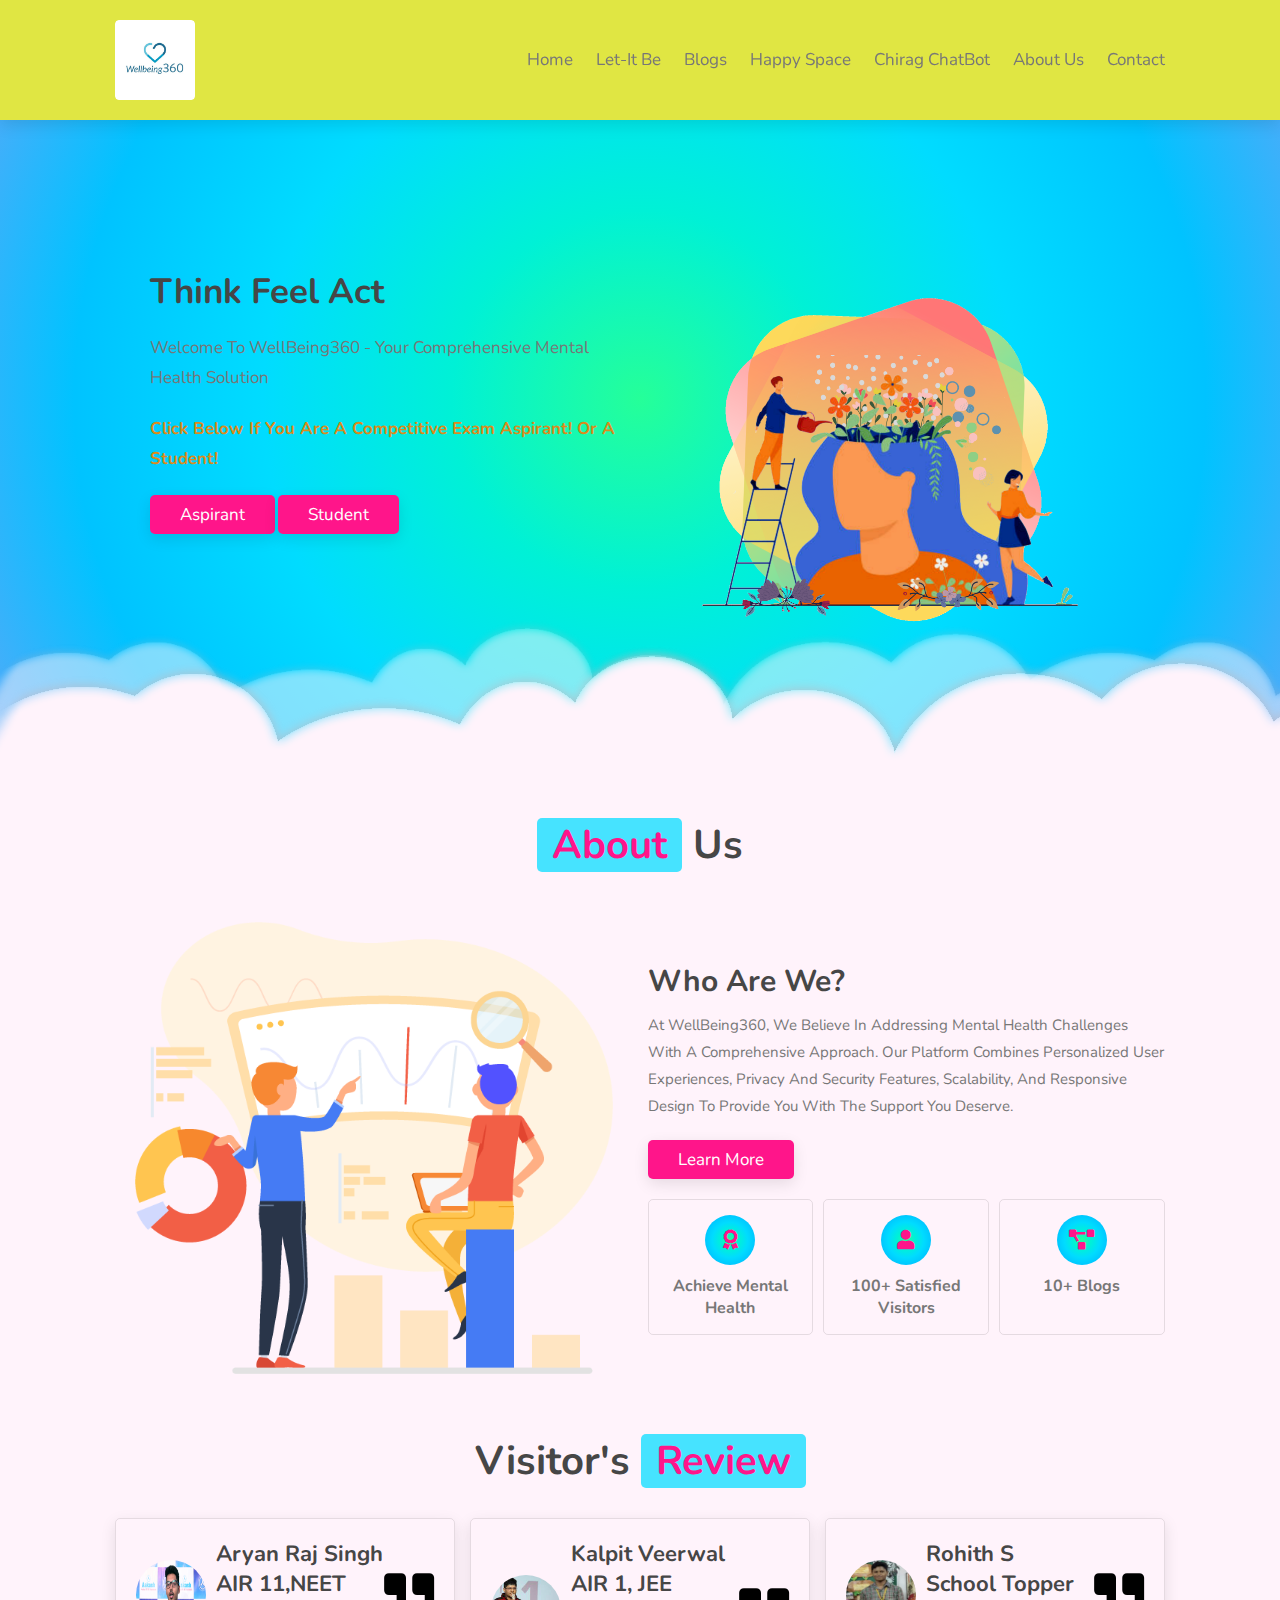
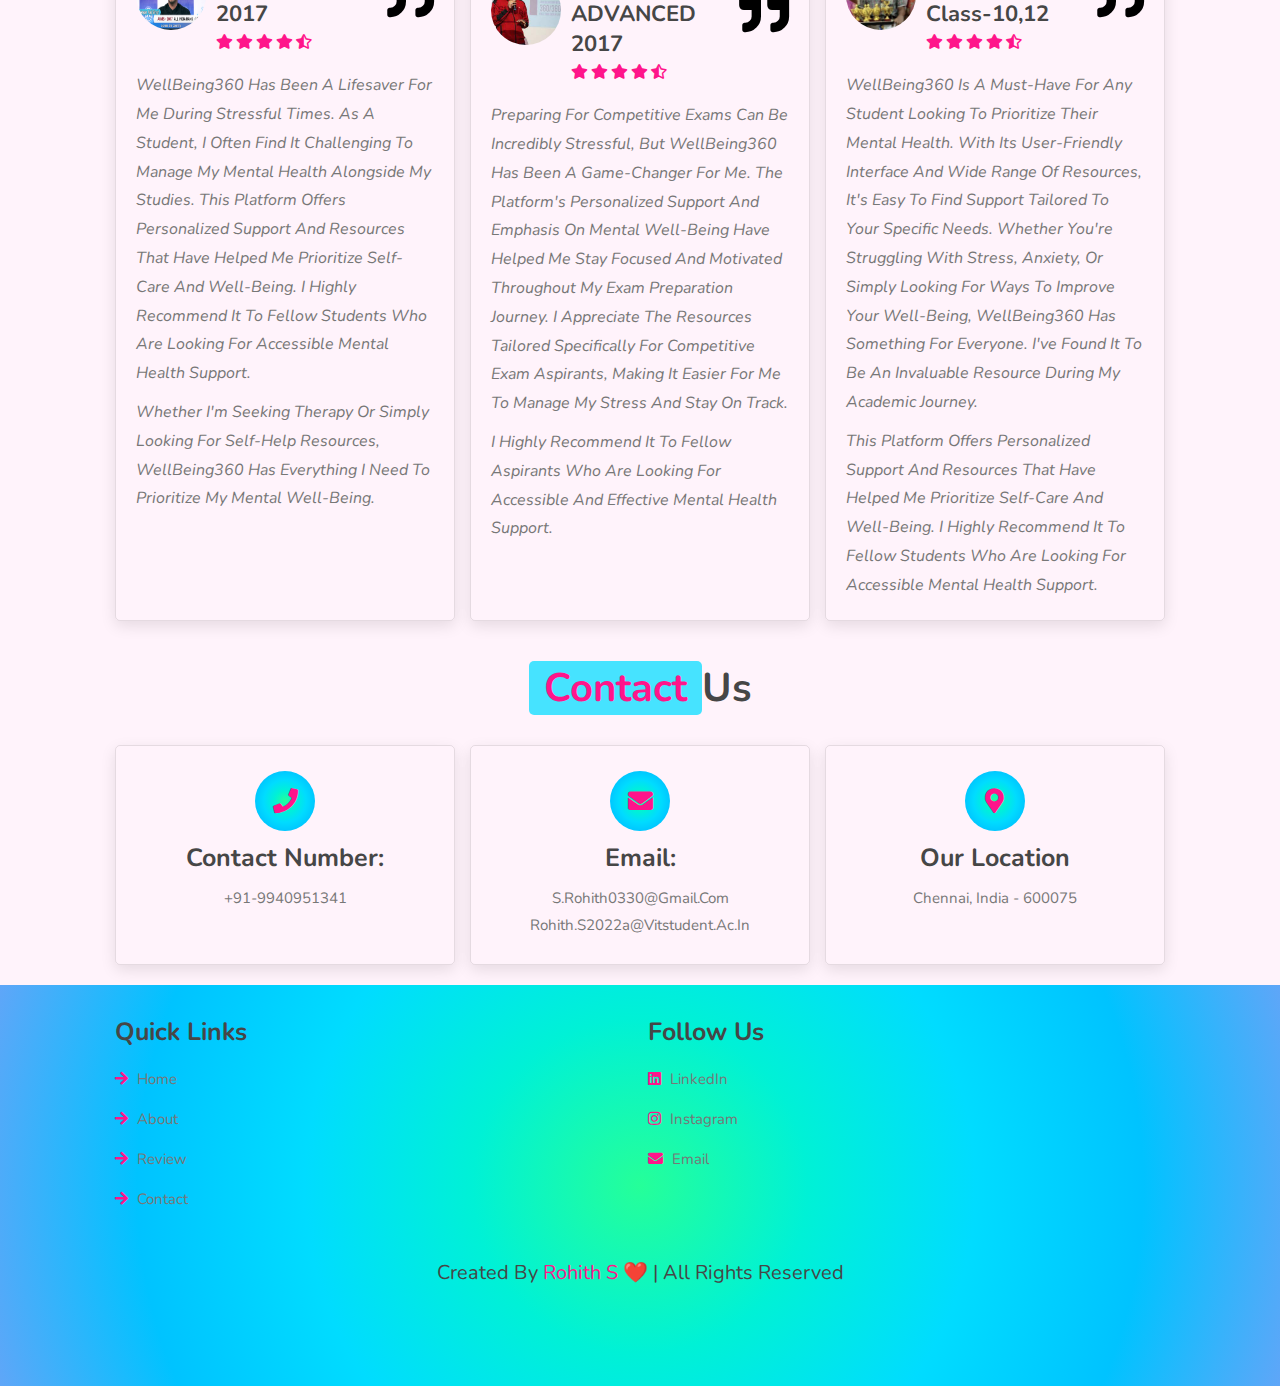
<file: WellBeing360/index.html>
<html>
<head>
    <meta charset="UTF-8">
    <meta http-equiv="X-UA-Compatible" content="IE=edge">
    <link rel="icon" type="image/x-icon" href="./images/logo.png">
    <meta name="viewport" content="width=device-width, initial-scale=1.0">
    <title>WellBeing360</title>


    <!-- font awesome cdn link  -->
    <link rel="stylesheet" href="https://cdnjs.cloudflare.com/ajax/libs/font-awesome/5.15.4/css/all.min.css">

    <!-- custom css file link  -->
    <link rel="stylesheet" href="css/style.css">

</head>
<body>
    
<!-- header section starts  -->

<header class="header">
    
    <a href="index.html" class="logo"><img src="images/logo.png" width= 80px></a>

    <nav class="navbar">
        <a href="index.html">Home</a>
        <a href="file:///E:/Rohith/FILES/4TH%20SEM/SAD/J%20COMPONENTPROJECT/WellBeing360/LetItBe-main/index.html" target="_blank" >Let-It Be</a>
        <a href="blog.html" target="_blank" >Blogs</a>
        
        <a href="happyspace.html" target="_blank" >Happy Space</a>
        <a href="file:///E:/Rohith/FILES/4TH%20SEM/SAD/J%20COMPONENTPROJECT/WellBeing360/Chirag-main/index.html" target="_blank" >Chirag ChatBot</a>
        <a href="#about">About Us</a>
        <a href="#contact">Contact</a>
    </nav>

    <div id="menu-btn" class="fas fa-bars"></div>

</header>

<!-- header section ends -->

<!-- home section starts  -->

<section class="home" id="home">

    <div class="content">
        <h3>Think Feel Act</h3>
        <p>Welcome to WellBeing360 - Your Comprehensive Mental Health Solution</p>
        <p style="color:rgb(219, 139, 27)"><b>Click Below If You are a Competitive exam Aspirant! or a Student!</b></p>
        <a href="https://www.indiatoday.in/education-today/featurephilia/story/8-tips-for-tackling-mental-health-issues-among-board-competitive-exam-students-2346864-2023-03-16" target="_blank" class="btn">Aspirant</a>
        <a href="https://www.talktoangel.com/blog/beat-exam-stress-gearing-for-exam-season" target="_blank" class="btn">Student</a>
    </div>

    <div class="image">
        <img src="images/welcome.png" alt="">
    </div>

    <div class="cloud cloud-1"></div>
    <div class="cloud cloud-2"></div>

</section>

<!-- home section ends -->



<!-- about section starts  -->

<section class="about" id="about">

    <h1 class="heading"> <span>about</span> us </h1>
    
    <div class="row">

        <div class="image">
            <img src="images/about-img.png" alt="">
        </div>

        <div class="content">
            <h3 class="title">Who Are We?</h3>
            <p>At WellBeing360, we believe in addressing mental health challenges with a comprehensive approach. Our platform combines personalized user experiences, privacy and security features, scalability, and responsive design to provide you with the support you deserve.</p>
            <a href="#" class="btn">Learn More</a>
            <div class="icons-container">
                <div class="icons">
                    <a href="happyspace.html"><i class="fas fa-award"></i></a>
                    <h3>Achieve Mental Health</h3>
                </div>
                <div class="icons">
                    <a href="#review"><i class="fas fa-user"></i></a>
                    <h3>100+ satisfied visitors</h3>
                </div>
                <div class="icons">
                    <a href="blog.html"><i class="fas fa-project-diagram"></i></a>
                    <h3>10+ Blogs</h3>
                </div>
            </div>
        </div>

    </div>

</section>

<!-- about section ends -->





<!-- reivew section starts  -->

<section class="review" id="review">

    <h1 class="heading"> Visitor's <span>review</span> </h1>

    <div class="box-container">

        <div class="box">
            <div class="user">
                <img src="images/pic-1.png" alt="">
                <div class="info">
                    <h3>Aryan Raj Singh<br>AIR 11,NEET 2017</h3>
                    <div class="stars">
                        <i class="fas fa-star"></i>
                        <i class="fas fa-star"></i>
                        <i class="fas fa-star"></i>
                        <i class="fas fa-star"></i>
                        <i class="fas fa-star-half-alt"></i>
                    </div>
                </div>
                <i class="fas fa-quote-right"></i>
            </div>
            <p>WellBeing360 has been a lifesaver for me during stressful times. As a student, I often find it challenging to manage my mental health alongside my studies. This platform offers personalized support and resources that have helped me prioritize self-care and well-being. I highly recommend it to fellow students who are looking for accessible mental health support.</p>
            <p>Whether I'm seeking therapy or simply looking for self-help resources, WellBeing360 has everything I need to prioritize my mental well-being.</p>
        </div>

        <div class="box">
            <div class="user">
                <img src="images/pic-2.png" alt="">
                <div class="info">
                    <h3>Kalpit Veerwal<br>AIR 1, JEE ADVANCED 2017</h3>
                    <div class="stars">
                        <i class="fas fa-star"></i>
                        <i class="fas fa-star"></i>
                        <i class="fas fa-star"></i>
                        <i class="fas fa-star"></i>
                        <i class="fas fa-star-half-alt"></i>
                    </div>
                </div>
                <i class="fas fa-quote-right"></i>
            </div>
            <p>Preparing for competitive exams can be incredibly stressful, but WellBeing360 has been a game-changer for me. The platform's personalized support and emphasis on mental well-being have helped me stay focused and motivated throughout my exam preparation journey. I appreciate the resources tailored specifically for competitive exam aspirants, making it easier for me to manage my stress and stay on track.</p>
            <p>I highly recommend it to fellow aspirants who are looking for accessible and effective mental health support.</p>
        </div>

        <div class="box">
            <div class="user">
                <img src="images/pic-3.png" alt="">
                <div class="info">
                    <h3>Rohith S<br>School Topper<br>Class-10,12</h3>
                    <div class="stars">
                        <i class="fas fa-star"></i>
                        <i class="fas fa-star"></i>
                        <i class="fas fa-star"></i>
                        <i class="fas fa-star"></i>
                        <i class="fas fa-star-half-alt"></i>
                    </div>
                </div>
                <i class="fas fa-quote-right"></i>
            </div>
            <p>WellBeing360 is a must-have for any student looking to prioritize their mental health. With its user-friendly interface and wide range of resources, it's easy to find support tailored to your specific needs. Whether you're struggling with stress, anxiety, or simply looking for ways to improve your well-being, WellBeing360 has something for everyone. I've found it to be an invaluable resource during my academic journey.</p>
            <p>This platform offers personalized support and resources that have helped me prioritize self-care and well-being. I highly recommend it to fellow students who are looking for accessible mental health support.</p>
        </div>

    </div>

</section>

<!-- reivew section ends -->

<!-- contact section starts  -->

<section class="contact" id="contact">

    <h1 class="heading"> <span>Contact</span>Us</h1>

    <div class="icons-container">
        <div class="icons">
            <i class="fas fa-phone"></i>
            <h3>Contact Number:</h3>
            <p>+91-9940951341</p>
            
        </div>
        <div class="icons">
            <i class="fas fa-envelope"></i>
            <h3>Email:</h3>
            <p>s.rohith0330@gmail.com</p>
            <p>rohith.s2022a@vitstudent.ac.in</p>
        </div>
        <div class="icons">
            <i class="fas fa-map-marker-alt"></i>
            <h3>Our Location</h3>
            <p>Chennai, India - 600075</p>
        </div>
    </div>


</section>

<!-- contact section ends -->

<!-- footer section starts  -->

<section class="footer">

    <div class="box-container">
        

        <div class="box">
            <h3>Quick links</h3>
            <a href="#"> <i class="fas fa-arrow-right"></i> Home </a>
            <a href="./WellBeing360/index.html#about"> <i class="fas fa-arrow-right"></i> About </a>
            <a href="./WellBeing360/index.html#about"> <i class="fas fa-arrow-right"></i> Review </a>
            <a href=".WellBeing360/index.html#contact"> <i class="fas fa-arrow-right"></i> Contact </a>
        </div>

        <div class="box">
            <h3>Follow Us</h3>
           
            <a href="https://www.linkedin.com/in/rohith-s-509542278/"> <i class="fab fa-linkedin"></i> LinkedIn </a>
            <a href="https://www.instagram.com/dr_rohiths/"> <i class="fab fa-instagram"></i> Instagram </a>
            <a href="mailto:s.rohith0330@gmail.com"> <i class="fas fa-envelope"></i> Email </a>
        </div>

    </div>

    <div class="credit">created by <span>Rohith S
        ❤️</span> | all rights reserved</div>

</section>

<!-- footer section ends -->

















<!-- custom js file link  -->
<script src="js/script.js"></script>

</body>
</html>
</file>
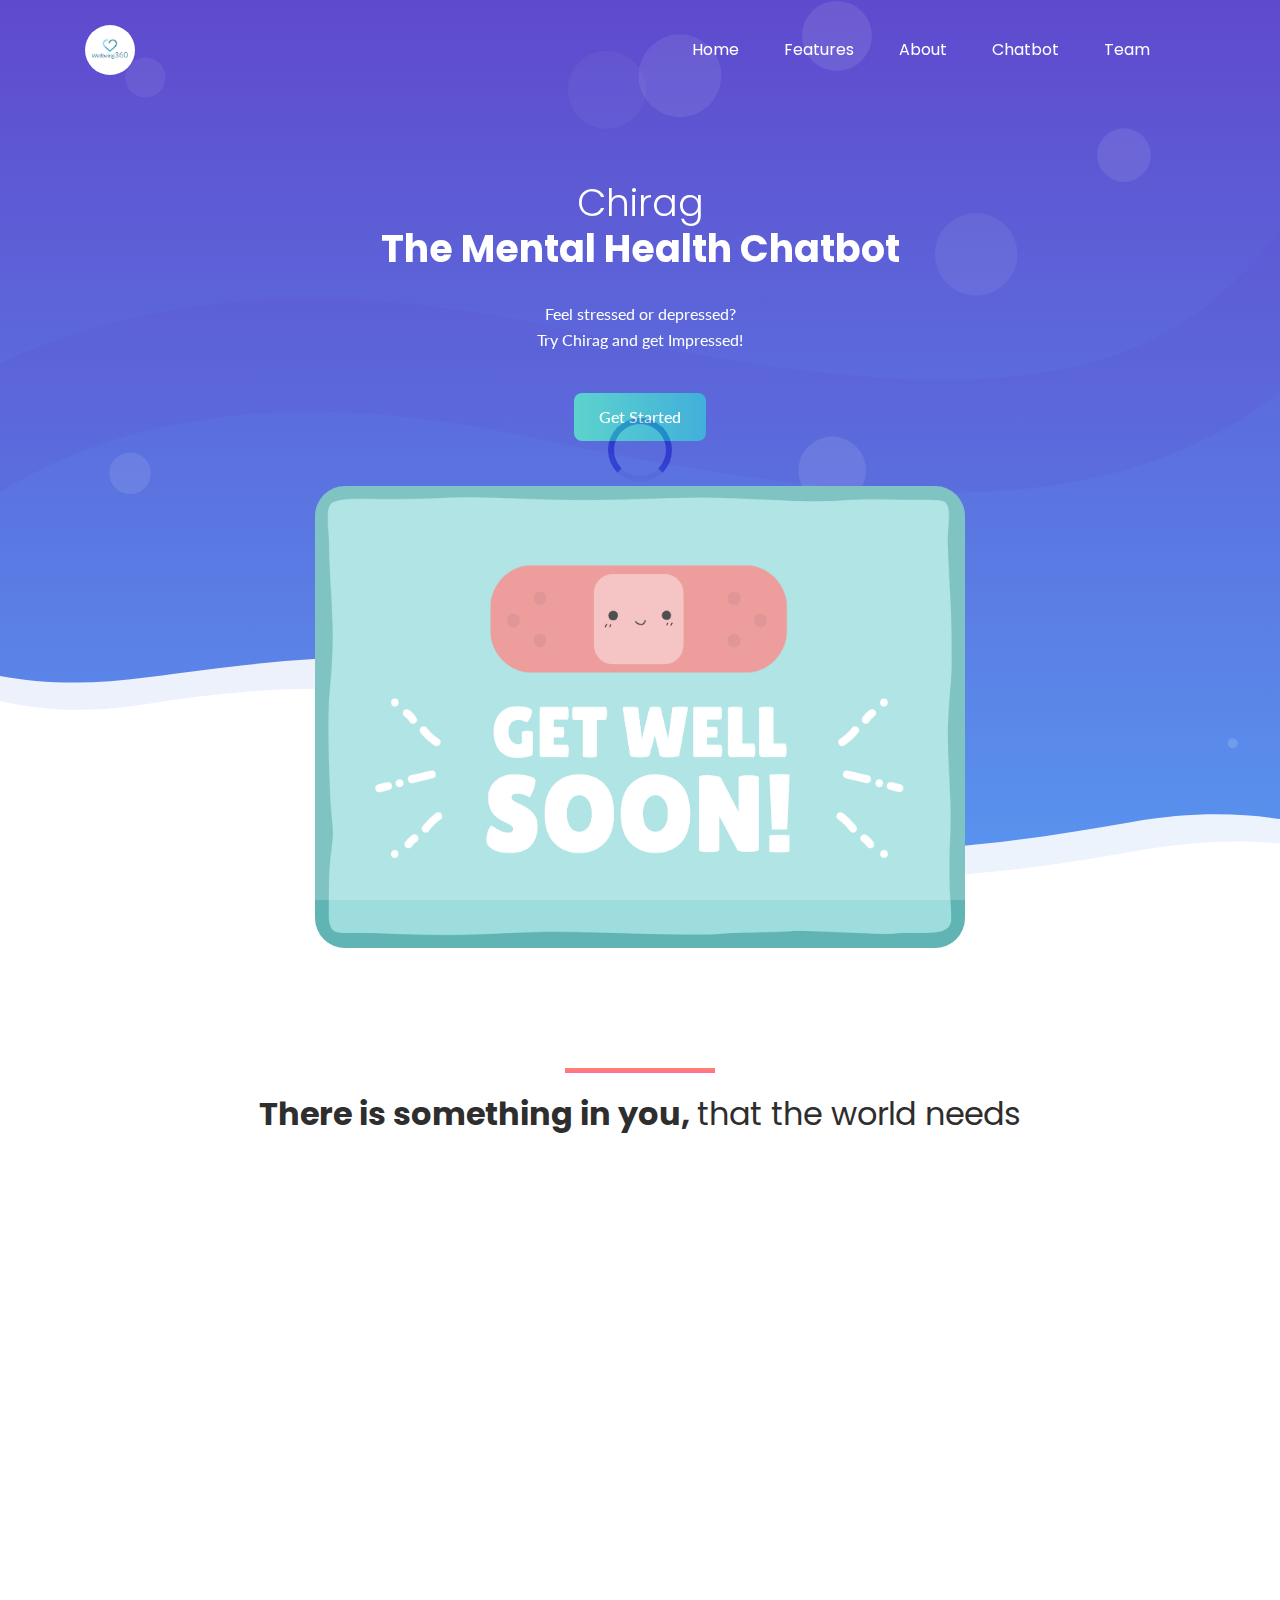
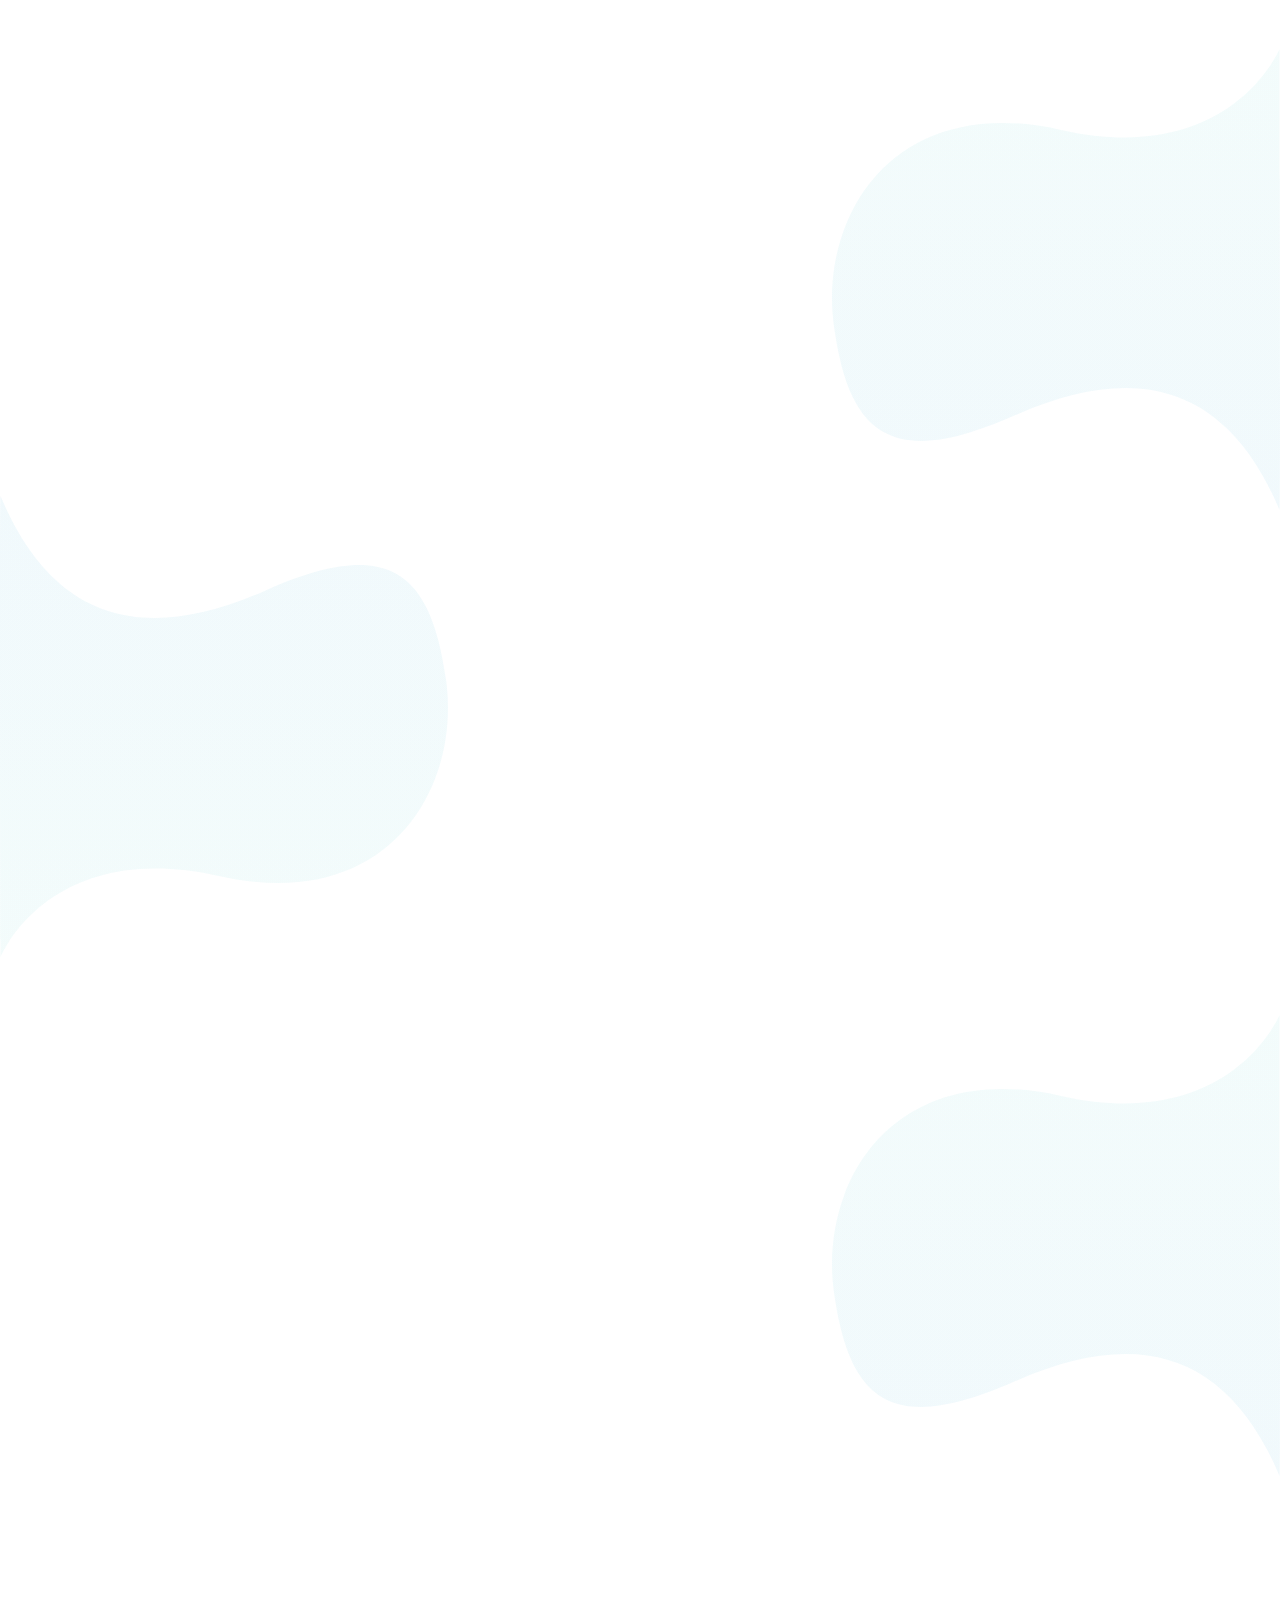
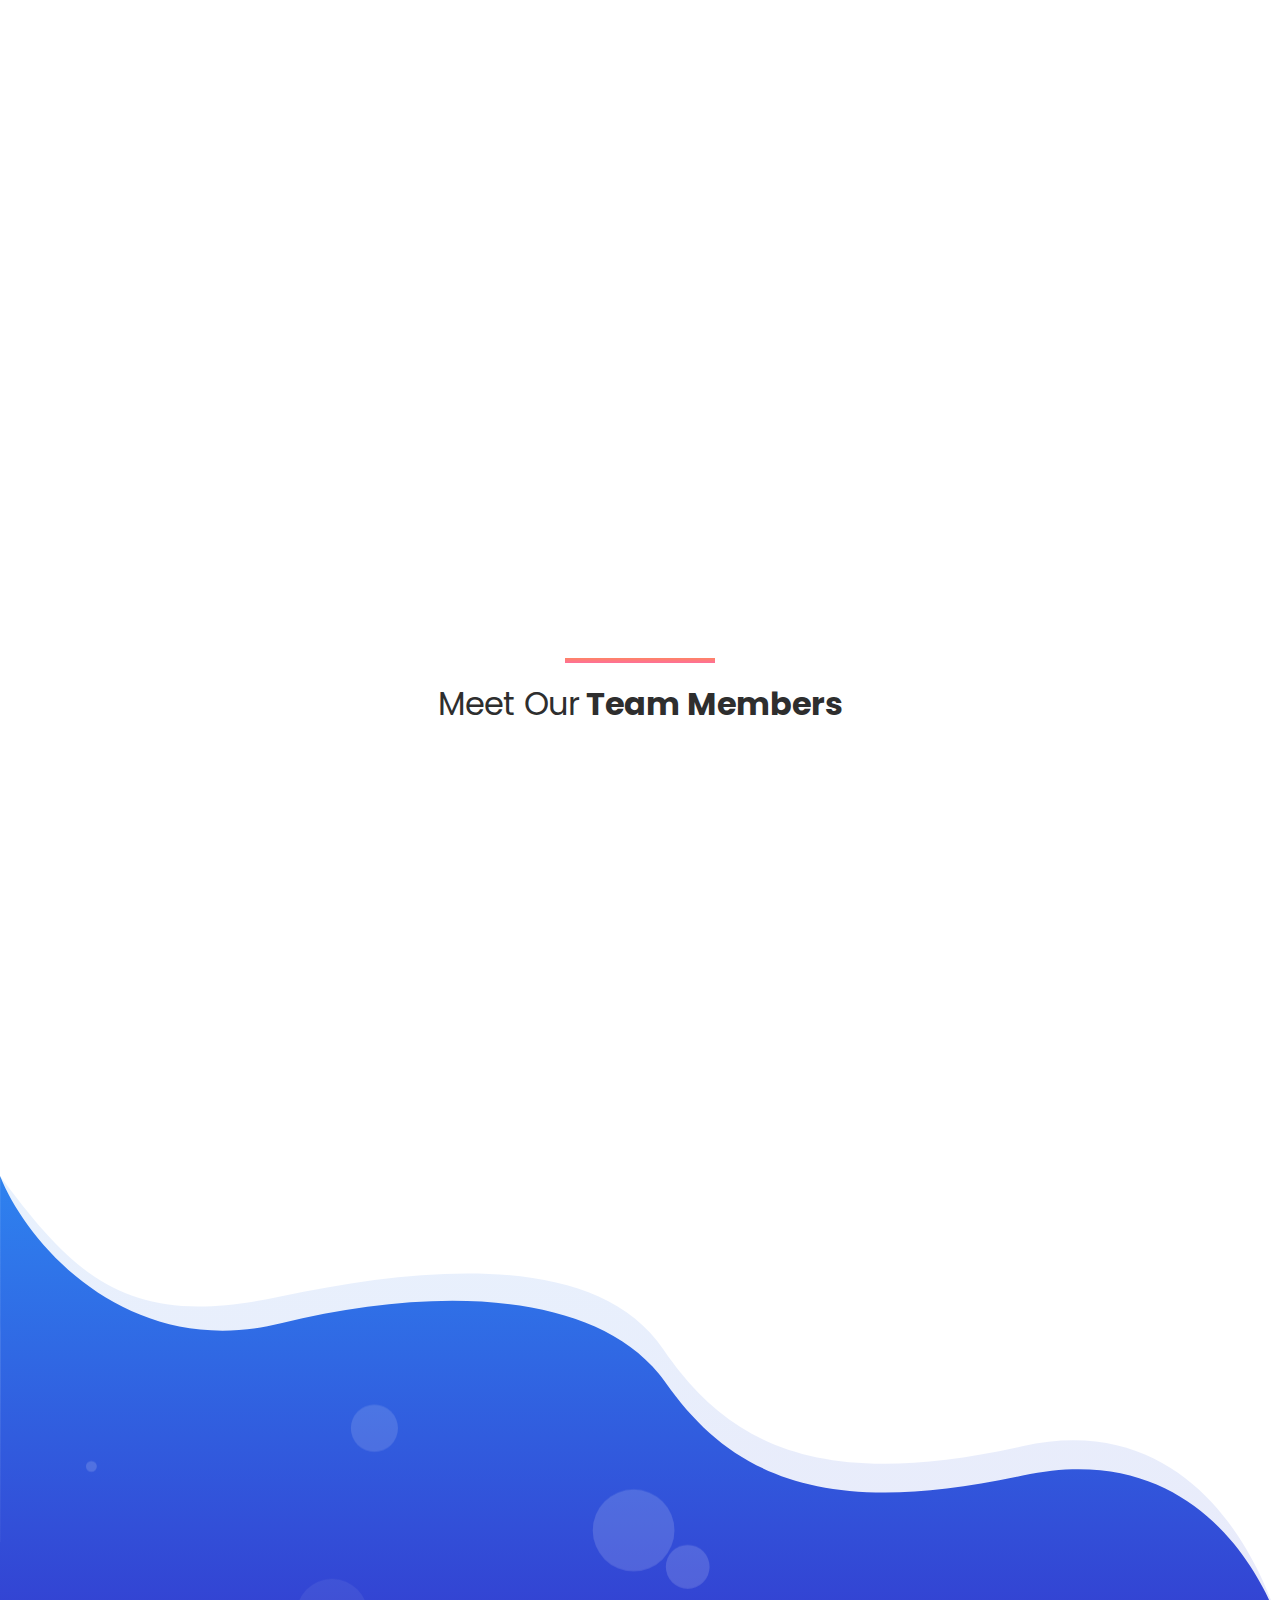
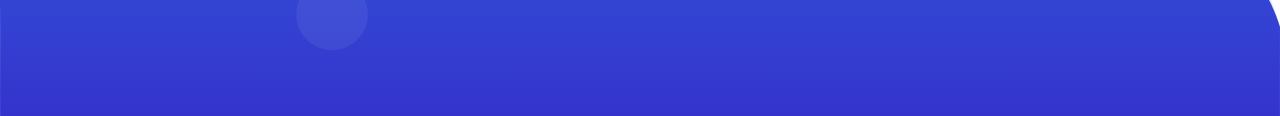
<file: WellBeing360/Chirag-main/index.html>
<!doctype html>
<html class="no-js" lang="en">

<head>
    <meta charset="utf-8">
    
    <!--====== Title ======-->
    <title>Chirag</title>
    
    <meta name="description" content="">
    <meta name="viewport" content="width=device-width, initial-scale=1">

    <!--====== Favicon Icon ======-->
    <link rel="shortcut icon" href="assets/images/favicon.png" type="image/png">
        
    <!--====== Animate CSS ======-->
    <link rel="stylesheet" href="assets/css/animate.css">
        
    <!--====== Magnific Popup CSS ======-->
    <link rel="stylesheet" href="assets/css/magnific-popup.css">
        
    <!--====== Slick CSS ======-->
    <link rel="stylesheet" href="assets/css/slick.css">
        
    <!--====== Line Icons CSS ======-->
    <link rel="stylesheet" href="assets/css/LineIcons.css">
        
    <!--====== Font Awesome CSS ======-->
    <link rel="stylesheet" href="assets/css/font-awesome.min.css">
        
    <!--====== Bootstrap CSS ======-->
    <link rel="stylesheet" href="assets/css/bootstrap.min.css">
    
    <!--====== Default CSS ======-->
    <link rel="stylesheet" href="assets/css/default.css">
    
    <!--====== Style CSS ======-->
    <link rel="stylesheet" href="assets/css/style.css">
    
</head>

<body>
    <!--[if IE]>
    <p class="browserupgrade">You are using an <strong>outdated</strong> browser. Please <a href="https://browsehappy.com/">upgrade your browser</a> to improve your experience and security.</p>
  <![endif]-->    
   
   
    <!--====== PRELOADER PART START ======-->

    <div class="preloader">
        <div class="loader">
            <div class="ytp-spinner">
                <div class="ytp-spinner-container">
                    <div class="ytp-spinner-rotator">
                        <div class="ytp-spinner-left">
                            <div class="ytp-spinner-circle"></div>
                        </div>
                        <div class="ytp-spinner-right">
                            <div class="ytp-spinner-circle"></div>
                        </div>
                    </div>
                </div>
            </div>
        </div>
    </div>

    <!--====== PRELOADER PART ENDS ======-->
    
    <!--====== HEADER PART START ======-->
    
    <header class="header-area">
        <div class="navbar-area">
            <div class="container">
                <div class="row">
                    <div class="col-lg-12">
                        <nav class="navbar navbar-expand-lg">
                            <a class="navbar-brand" href="file:///E:/Rohith/FILES/4TH%20SEM/SAD/J%20COMPONENTPROJECT/WellBeing360/index.html">
                                <img src="assets/images/favicon.png" alt="Logo" width="50px" style="border-radius: 30px;">
                            </a>
                            <button class="navbar-toggler" type="button" data-toggle="collapse" data-target="#navbarSupportedContent" aria-controls="navbarSupportedContent" aria-expanded="false" aria-label="Toggle navigation">
                                <span class="toggler-icon"></span>
                                <span class="toggler-icon"></span>
                                <span class="toggler-icon"></span>
                            </button>

                            <div class="collapse navbar-collapse sub-menu-bar" id="navbarSupportedContent">
                                <ul id="nav" class="navbar-nav ml-auto">
                                    <li class="nav-item active">
                                        <a class="page-scroll" href="file:///E:/Rohith/FILES/4TH%20SEM/SAD/J%20COMPONENTPROJECT/WellBeing360/index.html">Home</a>
                                    </li>
                                    <li class="nav-item">
                                        <a class="page-scroll" href="#features">Features</a>
                                    </li>
                                    <li class="nav-item">
                                        <a class="page-scroll" href="#about">About</a>
                                    </li>
                                    <li class="nav-item">
                                        <a class="page-scroll" href="#facts">Chatbot</a>
                                    </li>
                                    <li class="nav-item">
                                        <a class="page-scroll" href="#team">Team</a>
                                    </li>
                                </ul>
                            </div> <!-- navbar collapse -->
                        </nav> <!-- navbar -->
                    </div>
                </div> <!-- row -->
            </div> <!-- container -->
        </div> <!-- navbar area -->
        
        <div id="home" class="header-hero bg_cover" style="background-image: url(assets/images/banner-bg.svg)">
            <div class="container">
                <div class="row justify-content-center">
                    <div class="col-lg-8">
                        <div class="header-hero-content text-center">
                            <h3 class="header-sub-title wow fadeInUp" data-wow-duration="1.3s" data-wow-delay="0.2s">Chirag</h3>
                            <h2 class="header-title wow fadeInUp" data-wow-duration="1.3s" data-wow-delay="0.5s">The Mental Health Chatbot</h2>
                            <p class="text wow fadeInUp" data-wow-duration="1.3s" data-wow-delay="0.8s">Feel stressed or depressed?<br>Try Chirag and get Impressed!</p>
                            <a href="#facts" class="main-btn wow fadeInUp" data-wow-duration="1.3s" data-wow-delay="1.1s">Get Started</a>
                        </div> <!-- header hero content -->
                    </div>
                </div> <!-- row -->
                <div class="row">
                    <div class="col-lg-12">
                        <div class="header-hero-image text-center wow fadeIn" data-wow-duration="1.3s" data-wow-delay="1.4s">
                            <img src="assets/images/header-hero.png" alt="hero" style="border-radius: 30px;">
                        </div> <!-- header hero image -->
                    </div>
                </div> <!-- row -->
            </div> <!-- container -->
            <div id="particles-1" class="particles"></div>
        </div> <!-- header hero -->
    </header>
    
    <!--====== HEADER PART ENDS ======-->
    
    
    <!--====== SERVICES PART START ======-->
    
    <section id="features" class="services-area pt-120">
        <div class="container">
            <div class="row justify-content-center">
                <div class="col-lg-10">
                    <div class="section-title text-center pb-40">
                        <div class="line m-auto"></div>
                        <h3 class="title">There is something in you, <span> that the world needs</span></h3>
                    </div> <!-- section title -->
                </div>
            </div> <!-- row -->
            <div class="row justify-content-center">
                <div class="col-lg-4 col-md-7 col-sm-8">
                    <div class="single-services text-center mt-30 wow fadeIn" data-wow-duration="1s" data-wow-delay="0.2s">
                        <div class="services-icon">
                            <img class="shape" src="assets/images/services-shape.svg" alt="shape">
                            <img class="shape-1" src="assets/images/services-shape-1.svg" alt="shape">
                            <i class="lni-baloon"></i>
                        </div>
                        <div class="services-content mt-30">
                            <h4 class="services-title"><a href="#">Friendly</a></h4>
                            <p class="text">The chatbot has been feeded with friendly and motivating conversations. This makes the chatbot more as a friend than a application.</p>
                        </div>
                    </div> <!-- single services -->
                </div>
                <div class="col-lg-4 col-md-7 col-sm-8">
                    <div class="single-services text-center mt-30 wow fadeIn" data-wow-duration="1s" data-wow-delay="0.5s">
                        <div class="services-icon">
                            <img class="shape" src="assets/images/services-shape.svg" alt="shape">
                            <img class="shape-1" src="assets/images/services-shape-2.svg" alt="shape">
                            <i class="lni-cog"></i>
                        </div>
                        <div class="services-content mt-30">
                            <h4 class="services-title"><a href="#">Intelligent</a></h4>
                            <p class="text">The Google-Dialogflow chatbot is Intelligent enough to identify intents. Context has been added to the conversations for better user experience.</p>
                        </div>
                    </div> <!-- single services -->
                </div>
                <div class="col-lg-4 col-md-7 col-sm-8">
                    <div class="single-services text-center mt-30 wow fadeIn" data-wow-duration="1s" data-wow-delay="0.8s">
                        <div class="services-icon">
                            <img class="shape" src="assets/images/services-shape.svg" alt="shape">
                            <img class="shape-1" src="assets/images/services-shape-3.svg" alt="shape">
                            <i class="lni-bolt-alt"></i>
                        </div>
                        <div class="services-content mt-30">
                            <h4 class="services-title"><a href="#">Powerful</a></h4>
                            <p class="text">The Chatbot is made with Google-Dialogflow. This made it easier for the developers to feed in data and track the errors.</p>
                        </div>
                    </div> <!-- single services -->
                </div>
            </div> <!-- row -->
        </div> <!-- container -->
    </section>
    
    <!--====== SERVICES PART ENDS ======-->
    
    <!--====== ABOUT PART START ======-->
    
    <section id="about" class="about-area pt-70">
        <div class="container">
            <div class="row">
                <div class="col-lg-6">
                    <div class="about-content mt-50 wow fadeInLeftBig" data-wow-duration="1s" data-wow-delay="0.5s">
                        <div class="section-title">
                            <div class="line"></div>
                            <h3 class="title">Open Source</h3>
                        </div> <!-- section title -->
                        <p class="text">You are not only a user, you are also a part of our team. Intrested users can contribute to our project on Github. This will assist us in better development of our project.
                        </p>
                        <a href="https://github.com/rohiths1" class="main-btn">Contribute</a>
                    </div> <!-- about content -->
                </div>
                <div class="col-lg-6">
                    <div class="about-image text-center mt-50 wow fadeInRightBig" data-wow-duration="1s" data-wow-delay="0.5s">
                        <img src="assets/images/about1.svg" alt="about">
                    </div> <!-- about image -->
                </div>
            </div> <!-- row -->
        </div> <!-- container -->
        <div class="about-shape-1">
            <img src="assets/images/about-shape-1.svg" alt="shape">
        </div>
    </section>
    
    <!--====== ABOUT PART ENDS ======-->
    
    <!--====== ABOUT PART START ======-->
    
    <section class="about-area pt-70">
        <div class="about-shape-2">
            <img src="assets/images/about-shape-2.svg" alt="shape">
        </div>
        <div class="container">
            <div class="row">
                <div class="col-lg-6 order-lg-last">
                    <div class="about-content mt-50 wow fadeInLeftBig" data-wow-duration="1s" data-wow-delay="0.5s">
                        <div class="section-title">
                            <div class="line"></div>
                            <h3 class="title">Mental Health <span> a Taboo in India</span></h3>
                        </div> <!-- section title -->
                        <p class="text">Mental Health is a critical issue in today’s health world. Mental Health is not something readily discussed in India. According to us the term Mental-Health in India is misunderstood as Mentally-Unstable. Depression is one of the most neglected problems in India. The only cure for depression and anxiousness is that we get to talk to people who can motivate us. Thus we have come up with an Idea of a Mental Health Chatbot that can be used for curing Depression and Anxiety</p>
                    </div> <!-- about content -->
                </div>
                <div class="col-lg-6 order-lg-first">
                    <div class="about-image text-center mt-50 wow fadeInRightBig" data-wow-duration="1s" data-wow-delay="0.5s">
                        <img src="assets/images/about2.svg" alt="about">
                    </div> <!-- about image -->
                </div>
            </div> <!-- row -->
        </div> <!-- container -->
    </section>


    <!--====== ABOUT PART START ======-->
    
    <section class="about-area pt-70">
        <div class="container">
            <div class="row">
                <div class="col-lg-6">
                    <div class="about-content mt-50 wow fadeInLeftBig" data-wow-duration="1s" data-wow-delay="0.5s">
                        <div class="section-title">
                            <div class="line"></div>
                            <h3 class="title"><span>Challenge : </span> Dataset for our chatbot.</h3>
                        </div> <!-- section title -->
                        <p class="text">Collecting the Dataset of the App is a great Challenge. There is no particular dataset available for the project. A lot of research got us some data of a few conversations. Users can mail us the information abut the data on <span style="font-weight: 900;"><a href="mailto:s.rohith0330@gmail.com">s.rohith0330@gmail.com</a></span></p>
                    </div> <!-- about content -->
                </div>
                <div class="col-lg-6">
                    <div class="about-image text-center mt-50 wow fadeInRightBig" data-wow-duration="1s" data-wow-delay="0.5s">
                        <img src="assets/images/about3.svg" alt="about">
                    </div> <!-- about image -->
                </div>
            </div> <!-- row -->
        </div> <!-- container -->
        <div class="about-shape-1">
            <img src="assets/images/about-shape-1.svg" alt="shape">
        </div>
    </section>
    
    <!--====== ABOUT PART ENDS ======-->


    
    <!--====== ABOUT PART ENDS ======-->
    
    <!--====== VIDEO COUNTER PART START ======-->
    
    <section id="facts" class="video-counter pt-70">
        <div class="container">
            <div class="row">
                <div class="col-lg-6">
                    <div class="video-content mt-50 wow fadeIn" data-wow-duration="1s" data-wow-delay="0.5s">
                        <center>
                            <div>
                                <iframe allow="microphone;" width="350" height="450" src="https://console.dialogflow.com/api-client/demo/embedded/fbab4d24-ba07-4d9b-a945-4e5fa82d63ae">
                                </iframe>
                            </div>
                        </center>
                    </div> <!-- video content -->
                </div>
                <div class="col-lg-6">
                    <div class="counter-wrapper mt-50 wow fadeIn" data-wow-duration="1s" data-wow-delay="0.8s">
                        <div class="counter-content">
                            <div class="section-title">
                                <div class="line"></div>
                                <h3 class="title">Enjoy the App</h3>
                            </div> <!-- section title -->
                            <p class="text">Speak out your feelings to Chirag and let him help you get out of your stressed life. Trust Chirag as he will not utter a single word to anyone. Chirag also cares for you and motivates you. Bee it a failure or social issues, Chirag has the solution for them all.</p>
                        </div> <!-- counter content -->
                        <div class="row no-gutters">
                            <div class="col-4">
                                <div class="single-counter counter-color-1 d-flex align-items-center justify-content-center">
                                    <div class="counter-items text-center">
                                        <span class="count"><span class="counter">7</span></span>
                                        <p class="text">Intents</p>
                                    </div>
                                </div> <!-- single counter -->
                            </div>
                            <div class="col-4">
                                <div class="single-counter counter-color-2 d-flex align-items-center justify-content-center">
                                    <div class="counter-items text-center">
                                        <span class="count"><span class="counter">5</span>K</span>
                                        <p class="text">Lines of data</p>
                                    </div>
                                </div> <!-- single counter -->
                            </div>
                        </div> <!-- row -->
                    </div> <!-- counter wrapper -->
                </div>
            </div> <!-- row -->
        </div> <!-- container -->
    </section>
    
    <!--====== VIDEO COUNTER PART ENDS ======-->
    
    <!--====== TEAM PART START ======-->
    
    <section id="team" class="team-area pt-120">
        <div class="container">
            <div class="row justify-content-center">
                <div class="col-lg-5">
                    <div class="section-title text-center pb-30">
                        <div class="line m-auto"></div>
                        <h3 class="title"><span>Meet Our</span> Team Members</h3>
                    </div> <!-- section title -->
                </div>
            </div> <!-- row -->
            <div class="row justify-content-center">
                <div class="col-lg-3 col-md-7 col-sm-8">
                    <div class="single-team text-center mt-30 wow fadeIn" data-wow-duration="1s" data-wow-delay="0.2s">
                        <div class="team-image">
                            <img src="assets/images/team-1.png" alt="Team" width="340px" height="250px">
                            <div class="social">
                                <ul>
                                    <li><a href="https://www.facebook.com/anurag.bhardwaj.108"><i class="lni-facebook-filled"></i></a></li>
                                    <li><a href="https://www.instagram.com/anuragbhardwaj_01/"><i class="lni-instagram-filled"></i></a></li>
                                    <li><a href="https://www.linkedin.com/in/anurag-bhardwaj-628617177/"><i class="lni-linkedin-original"></i></a></li>
                                </ul>
                            </div>
                        </div>
                        <div class="team-content">
                            <h5 class="holder-name"><a href="#">Rohith S</a></h5>
                            <p class="text">Software Engineering,<br> VIT Chennai</p>
                        </div>
                    </div> <!-- single team -->
                </div>
                <!-- <div class="col-lg-3 col-md-7 col-sm-8">
                    <div class="single-team text-center mt-30 wow fadeIn" data-wow-duration="1s" data-wow-delay="0.5s">
                        <div class="team-image">
                            <img src="assets/images/team-2.jpeg" alt="Team" height="300px">
                            <div class="social">
                                <ul>
                                    <li><a href="https://www.facebook.com/nadeem.kaisar.9"><i class="lni-facebook-filled"></i></a></li>
                                    <li><a href="https://www.instagram.com/nadeem._kaisar/"><i class="lni-instagram-filled"></i></a></li>
                                    <li><a href="https://www.linkedin.com/in/nadeem-kaisar/"><i class="lni-linkedin-original"></i></a></li>
                                </ul>
                            </div>
                        </div>
                        <div class="team-content">
                            <h5 class="holder-name"><a href="#">Nadeem Kaisar</a></h5>
                            <p class="text">Front-End Developer</p>
                        </div> -->
                    </div> <!-- single team -->
                </div>
                <!-- <div class="col-lg-3 col-md-7 col-sm-8">
                    <div class="single-team text-center mt-30 wow fadeIn" data-wow-duration="1s" data-wow-delay="0.8s">
                        <div class="team-image">
                            <img src="assets/images/team-4.jpeg" alt="Team" height="300px">
                            <div class="social">
                                <ul>
                                    <li><a href="https://www.facebook.com/sibhu.kumar.9"><i class="lni-facebook-filled"></i></a></li>
                                    <li><a href="#"><i class="lni-instagram-filled"></i></a></li>
                                    <li><a href="https://www.linkedin.com/in/saurabhkumarpal/"><i class="lni-linkedin-original"></i></a></li>
                                </ul>
                            </div>
                        </div>
                        <div class="team-content">
                            <h5 class="holder-name"><a href="#">Saurabh Kumar</a></h5>
                            <p class="text">Backend-Engineer</p>
                        </div> -->
                    </div> <!-- single team -->
                <!-- </div>
                <div class="col-lg-3 col-md-7 col-sm-8">
                    <div class="single-team text-center mt-30 wow fadeIn" data-wow-duration="1s" data-wow-delay="0.8s">
                        <div class="team-image">
                            <img src="assets/images/team-3.jpeg" alt="Team" height="300px">
                            <div class="social">
                                <ul>
                                    <li><a href="https://www.facebook.com/dhruv.roy.12177"><i class="lni-facebook-filled"></i></a></li>
                                    <li><a href="https://www.instagram.com/dhruvroy247/"><i class="lni-instagram-filled"></i></a></li>
                                    <li><a href="https://www.linkedin.com/in/kumar-dhruv-roy-79633b166/"><i class="lni-linkedin-original"></i></a></li>
                                </ul>
                            </div>
                        </div>
                        <div class="team-content">
                            <h5 class="holder-name"><a href="#">Kumar Dhruv Roy</a></h5>
                            <p class="text">Researcher</p> -->
                        <!-- </div> -->
                    </div> <!-- single team -->
                </div>
            </div> <!-- row -->
        </div> <!-- container -->
    </section>
    
    <!--====== TEAM PART ENDS ======-->
    
    
    <!--====== FOOTER PART START ======-->
    
    <footer id="footer" class="footer-area pt-120">
        <div class="container">
            
            <div class="footer-widget pb-100">
                <div class="row">
                    <div class="col-lg-4 col-md-6 col-sm-8">
                        <div class="footer-about mt-50 wow fadeIn" data-wow-duration="1s" data-wow-delay="0.2s">
                            <a class="logo" href="#">
                                <img src="assets/images/favicon.png" alt="Logo" width="40px" style="border-radius: 100px;">
                            </a>
                            <p class="text">Made with ❤️ by Rohith S.</p>
                        </div> <!-- footer about -->
                    </div>
                    <div class="col-lg-5 col-md-7 col-sm-7">
                        <div class="footer-link d-flex mt-50 justify-content-md-between">
                            <div class="link-wrapper wow fadeIn" data-wow-duration="1s" data-wow-delay="0.4s">
                            </div> <!-- footer wrapper -->
                        </div> <!-- footer link -->
                    </div>
                </div> <!-- row -->
            </div> <!-- footer widget -->
        </div> <!-- container -->
        <div id="particles-2"></div>
    </footer>
    
    <!--====== FOOTER PART ENDS ======-->
    
    <!--====== BACK TOP TOP PART START ======-->

    <a href="#" class="back-to-top"><i class="lni-chevron-up"></i></a>

    <!--====== BACK TOP TOP PART ENDS ======-->   
    
    <!--====== PART START ======-->
    
<!--
    <section class="">
        <div class="container">
            <div class="row">
                <div class="col-lg-"></div>
            </div>
        </div>
    </section>
-->
    
    <!--====== PART ENDS ======-->




    <!--====== Jquery js ======-->
    <script src="assets/js/vendor/jquery-1.12.4.min.js"></script>
    <script src="assets/js/vendor/modernizr-3.7.1.min.js"></script>
    
    <!--====== Bootstrap js ======-->
    <script src="assets/js/popper.min.js"></script>
    <script src="assets/js/bootstrap.min.js"></script>
    
    <!--====== Plugins js ======-->
    <script src="assets/js/plugins.js"></script>
    
    <!--====== Slick js ======-->
    <script src="assets/js/slick.min.js"></script>
    
    <!--====== Ajax Contact js ======-->
    <script src="assets/js/ajax-contact.js"></script>
    
    <!--====== Counter Up js ======-->
    <script src="assets/js/waypoints.min.js"></script>
    <script src="assets/js/jquery.counterup.min.js"></script>
    
    <!--====== Magnific Popup js ======-->
    <script src="assets/js/jquery.magnific-popup.min.js"></script>
    
    <!--====== Scrolling Nav js ======-->
    <script src="assets/js/jquery.easing.min.js"></script>
    <script src="assets/js/scrolling-nav.js"></script>
    
    <!--====== wow js ======-->
    <script src="assets/js/wow.min.js"></script>
    
    <!--====== Particles js ======-->
    <script src="assets/js/particles.min.js"></script>
    
    <!--====== Main js ======-->
    <script src="assets/js/main.js"></script>
    
</body>

</html>
</file>
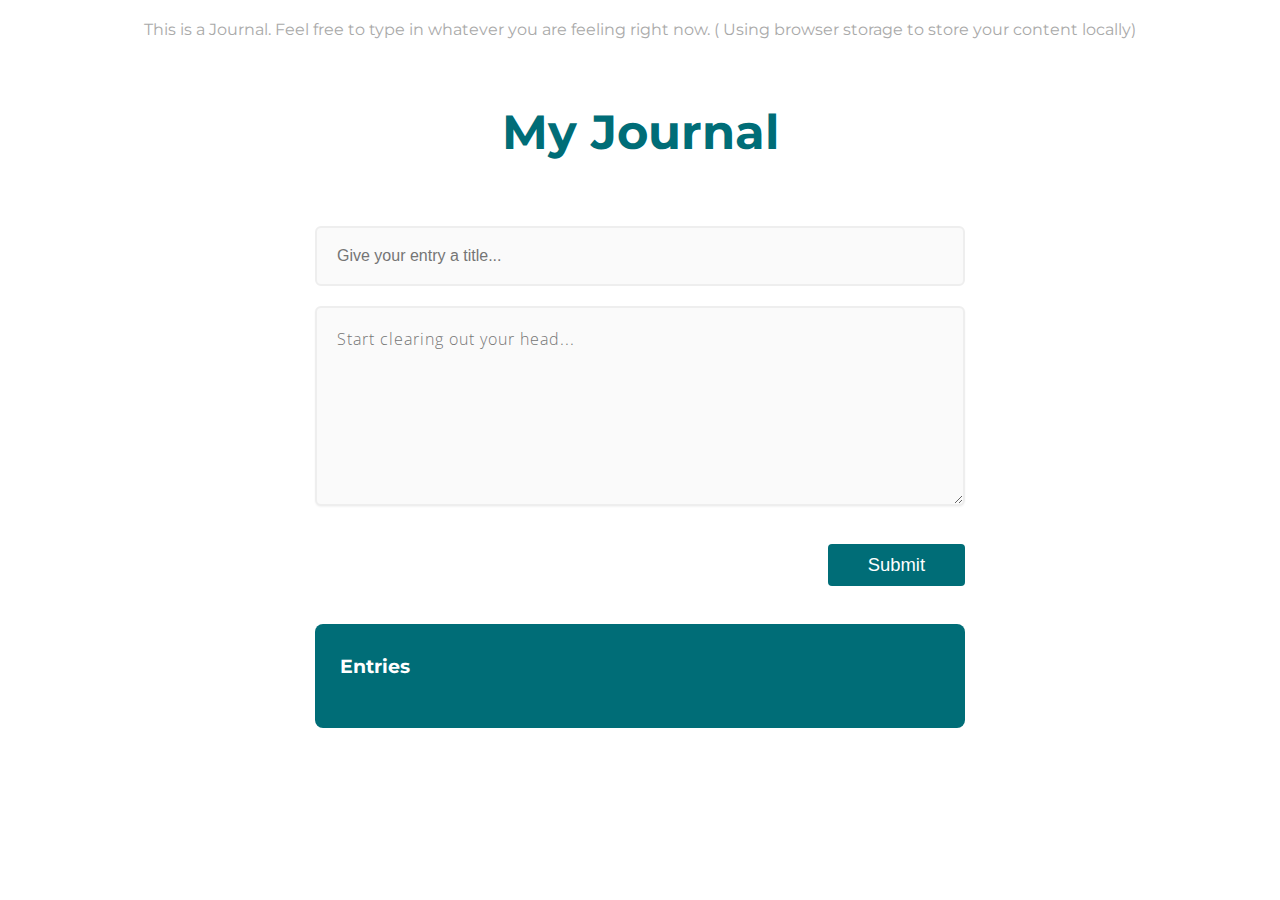
<file: WellBeing360/LetItBe-main/journal-js-master/index.html>
<!DOCTYPE html>
<html>
    <head>
        <!-- Global site tag (gtag.js) - Google Analytics -->
        <script async src="https://www.googletagmanager.com/gtag/js?id=UA-161772054-3"></script>
        <script>
        window.dataLayer = window.dataLayer || [];
        function gtag(){dataLayer.push(arguments);}
        gtag('js', new Date());

        gtag('config', 'UA-161772054-3');
        </script>

        <!-- Primary Meta Tags -->
        <meta charset="utf-8">
        <meta name="viewport" content="width=device-width, initial-scale=1.0">
        <meta name="robots" content="index, follow" />
        <link rel="shortcut icon" href="assets/favicons/Cat-love-cute-smile-hug-lover-logo-icon-illustration-on-transparent-background-PNG.png"/>
        <title>LetItBe</title>
        <meta name="title" content="Simple Personal Journal / Personal Diary - Built purely with vanilla JS">
        <meta name="description" content="The simple journal app helps you add new entries and keep track of your previous entries. Using browser storage to store your content locally.">

       

       
        <link rel="stylesheet" href="css/style.css">
        <link href="https://fonts.googleapis.com/css2?family=Montserrat:wght@300;400;500;700&display=swap" rel="stylesheet">
        <link href="https://fonts.googleapis.com/css2?family=Open+Sans:wght@300;400&display=swap" rel="stylesheet">
    </head>
    <body>
        <header>
            <p class="builtby-text">This is a Journal. Feel free to type in whatever you are feeling right now. ( Using browser storage to store your content locally)</p>
            <nav></nav>
        </header>

        <main class="main-container">
            <h1 class="title">My Journal</h1>

            <section class="input-section">
                <form id="entry-form">
                    <input type="text" class="entry-title" placeholder="Give your entry a title..." >
                    <textarea class="entry-textbox" placeholder="Start clearing out your head..." ></textarea>
                    <br>
                    <button type="submit" class="primary-button right">Submit</button>
                </form>
            </section>

            <section id="entries-section">
                <h2 class="entries-title">Entries <span class="date-updated">Last updated: </span></h1>
                <div class="entries-list"></div>
            </section>
        </main>

        <footer></footer>

        <script src="scripts/main.js"></script>
    </body>
</html>
</file>
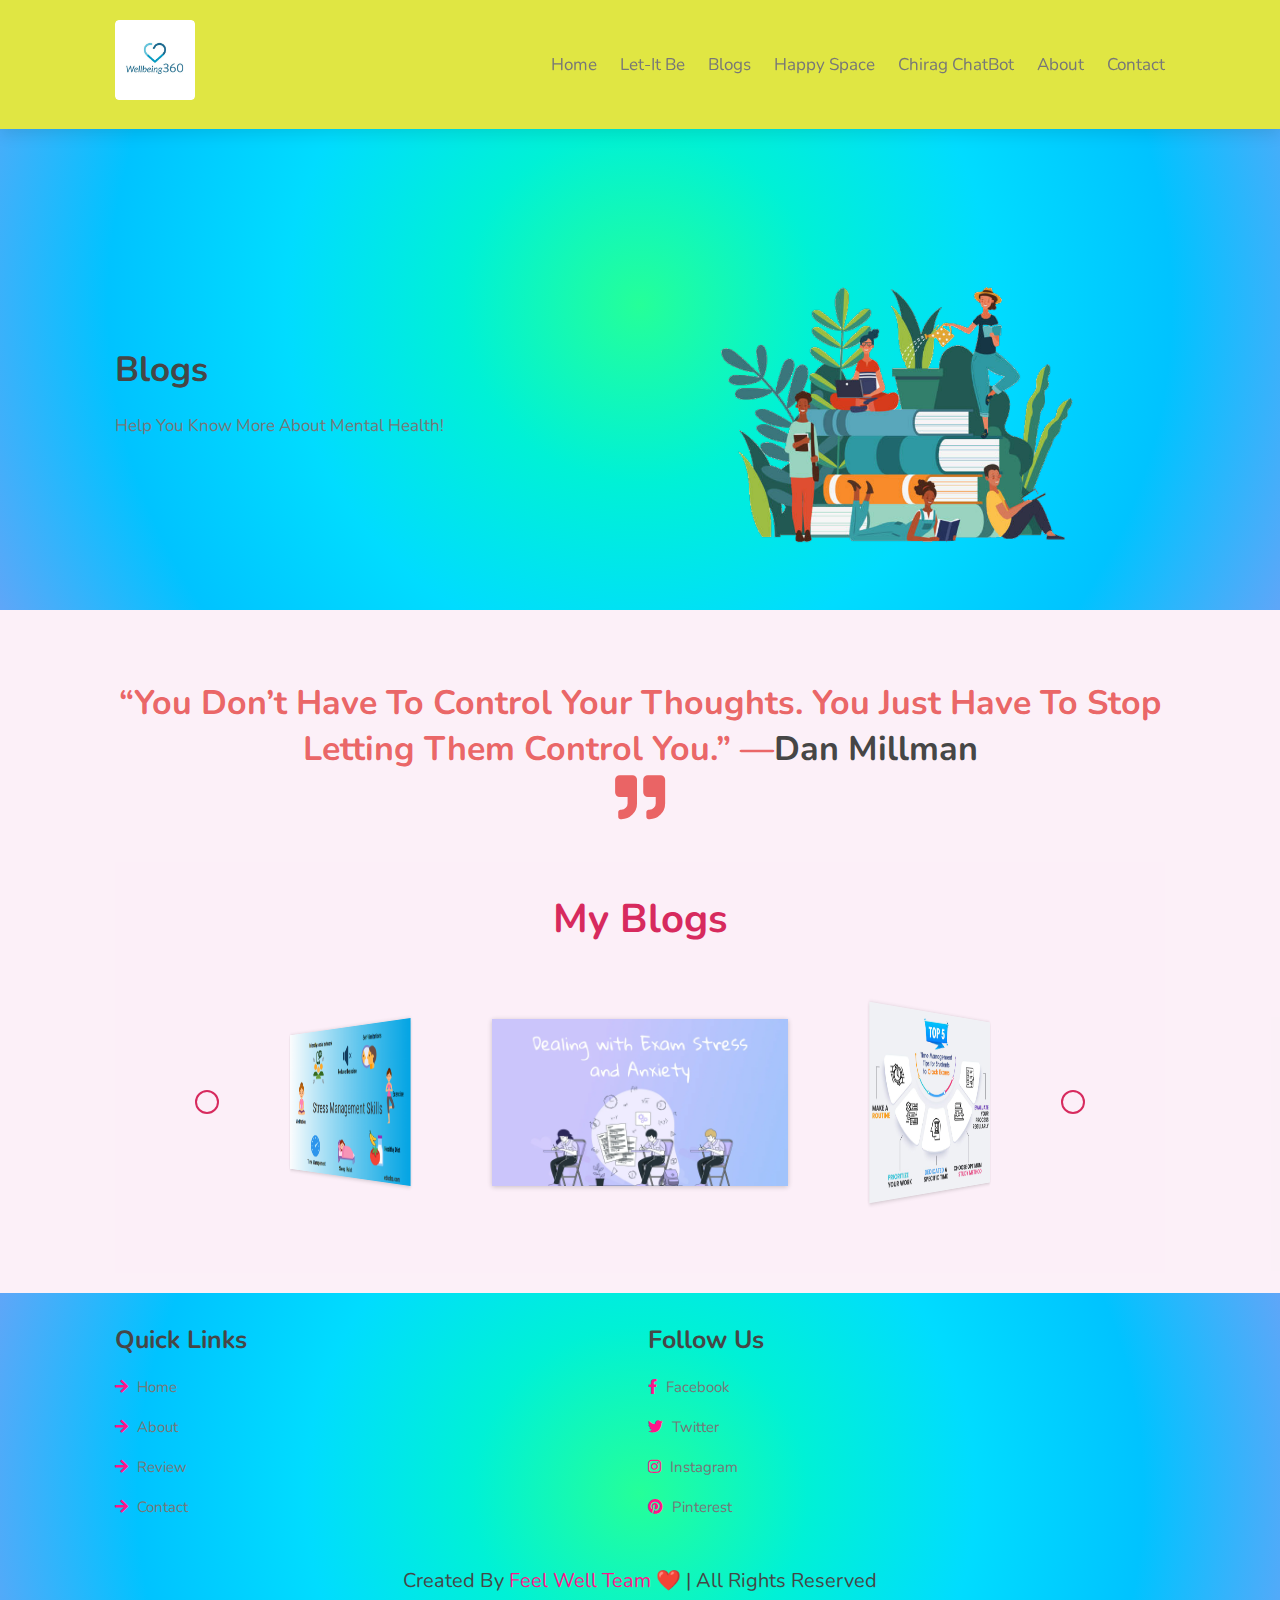
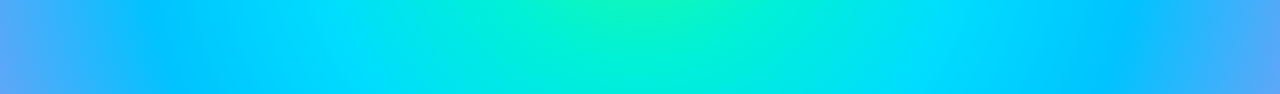
<file: WellBeing360/blog.html>
<!DOCTYPE html>
<html lang="en">
<head>
    <meta charset="UTF-8">
    <meta http-equiv="X-UA-Compatible" content="IE=edge">
    <link rel="icon" type="image/x-icon" href="./images/logo.png">
    <meta name="viewport" content="width=device-width, initial-scale=1.0">
    <title>WellBeing360</title>

    <!-- font awesome cdn link  -->
    <link rel="stylesheet" href="https://cdnjs.cloudflare.com/ajax/libs/font-awesome/5.15.4/css/all.min.css">

    <!-- custom css file link  -->
    <link href="css/blogs.css" rel="stylesheet">

</head>
<body>
    
<!-- header section starts  -->

<header class="header">

    <a href="index.html" class="logo"><img src="images/logo.png" width= 80px></a>

    <nav class="navbar">
        <a href="index.html">Home</a>
        <a href="file:///E:/Rohith/FILES/4TH%20SEM/SAD/J%20COMPONENTPROJECT/WellBeing360/LetItBe-main/index.html">Let-It Be</a>
        <a href="blog.html">Blogs</a>        
        <a href="happyspace.html">Happy Space</a>
        <a href="file:///E:/Rohith/FILES/4TH%20SEM/SAD/J%20COMPONENTPROJECT/WellBeing360/Chirag-main/index.html">Chirag ChatBot</a>
        <a href="index.html#about">About</a>
        <a href="index.html#contact">contact</a>
    </nav>

    <div id="menu-btn" class="fas fa-bars"></div>

</header>

<!-- header section ends -->

<!-- info section starts  -->

<section class="home" id="home">

    <div class="content">
        <h3>Blogs</h3>
        <p>Help you know more about Mental Health!</p>
    </div>

    <div class="image">
        <img src="images/blog.png" alt="">
    </div>

</section>

<!-- info section ends -->


<!-- quotes section starts  -->
<section class="quotes" >

    <div class="write">
        <h1>“You don’t have to control your thoughts. You just have to stop letting them control you.” —<span class="p-colour">Dan Millman</span> </h1>
        <i class="fas fa-quote-right"></i>
    </div>
</section>
<!-- quotes section ends -->
<section class="blog">
    <div class="wrapper">
  
      <div class="text-wrapper">
        <h4 class="top-title">My Blogs</h4>
      </div>
      <div class="slider-wrapper">
        <div id="button-left" class="button no-select"><i class="material-icons"></i></div>
        <div class="slider">
          <!-- <a href="#" id="bottle" onclick="document.location=this.id+'.html';return false;" >
            <img src="images/mental_1.jpg" alt="bottle" class="thumbnails" />
          </a> -->
          <img src="images/mental_1.jpg" width="320" height="568" onclick="window.location.href='https://www.choosingtherapy.com/best-mental-health-blogs/'" target: blank>
          <img src="images/strmanage.png" width="320" height="568" onclick="window.location.href='https://stellarbiotics.com/blogs/blog-highlights/50-must-read-stress-management-articles-and-blogs'">
          <img src="images/mental_3.jpg" width="320" height="568" onclick="window.location.href='https://www.youngminds.org.uk/young-person/blog/how-to-manage-stress-in-the-lead-up-to-exams/'">
          <img src="images/mental_4.jpg" width="320" height="568" onclick="window.location.href='https://tscfm.org/blogs/5-time-management-tips-for-students-to-crack-exams/'">
          <img src="images/mental_2.png" width="320" height="568" onclick="window.location.href='https://www.educba.com/exam-preparation/'">
        </div>
        <div id="button-right" class="button no-select"><i class="material-icons"></i></div>
      </div>
    </div>
  </section>

<!-- contact section starts  -->

<!-- <section class="contact" id="contact">

    <h1 class="heading"> <span>contact</span> us </h1>

    <div class="icons-container">
        <div class="icons">
            <i class="fas fa-phone"></i>
            <h3>Our Number</h3>
            <p>+123-456-7890</p>
            <p>+111-222-3333</p>
        </div>
        <div class="icons">
            <i class="fas fa-envelope"></i>
            <h3>our email</h3>
            <p>feelwell@gmail.com</p>
            <p>feelgood@gmail.com</p>
        </div>
        <div class="icons">
            <i class="fas fa-map-marker-alt"></i>
            <h3>our location</h3>
            <p>Mumbai, India - 400104</p>
        </div>
    </div>


</section> -->

<!-- contact section ends -->

<!-- footer section starts  -->

<section class="footer">

    <div class="box-container">
        

        <div class="box">
            <h3>quick links</h3>
            <a href="#"> <i class="fas fa-arrow-right"></i> home </a>
            <a href="#"> <i class="fas fa-arrow-right"></i> about </a>
            <a href="#"> <i class="fas fa-arrow-right"></i> review </a>
            <a href="#"> <i class="fas fa-arrow-right"></i> contact </a>
        </div>


        <div class="box">
            <h3>Follow Us</h3>
            <a href="#"> <i class="fab fa-facebook-f"></i> facebook </a>
            <a href="#"> <i class="fab fa-twitter"></i> twitter </a>
            <a href="#"> <i class="fab fa-instagram"></i> instagram </a>
            <a href="#"> <i class="fab fa-pinterest"></i> pinterest </a>
        </div>

    </div>

    <div class="credit">created by <span>Feel Well Team 
        ❤️</span> | all rights reserved</div>

</section>

<!-- footer section ends -->

















<!-- custom js file link  -->
<script src="js/script.js"></script>
<script src="https://ajax.googleapis.com/ajax/libs/jquery/2.2.4/jquery.min.js"></script>
<script>window.jQuery || document.write('<script src="assets/js/vendor/jquery-2.2.4.min.js"><\/script>')</script>
<script src="js/script.js"></script>
<script src="js/blogs.js"></script>

</body>
</html>
</file>
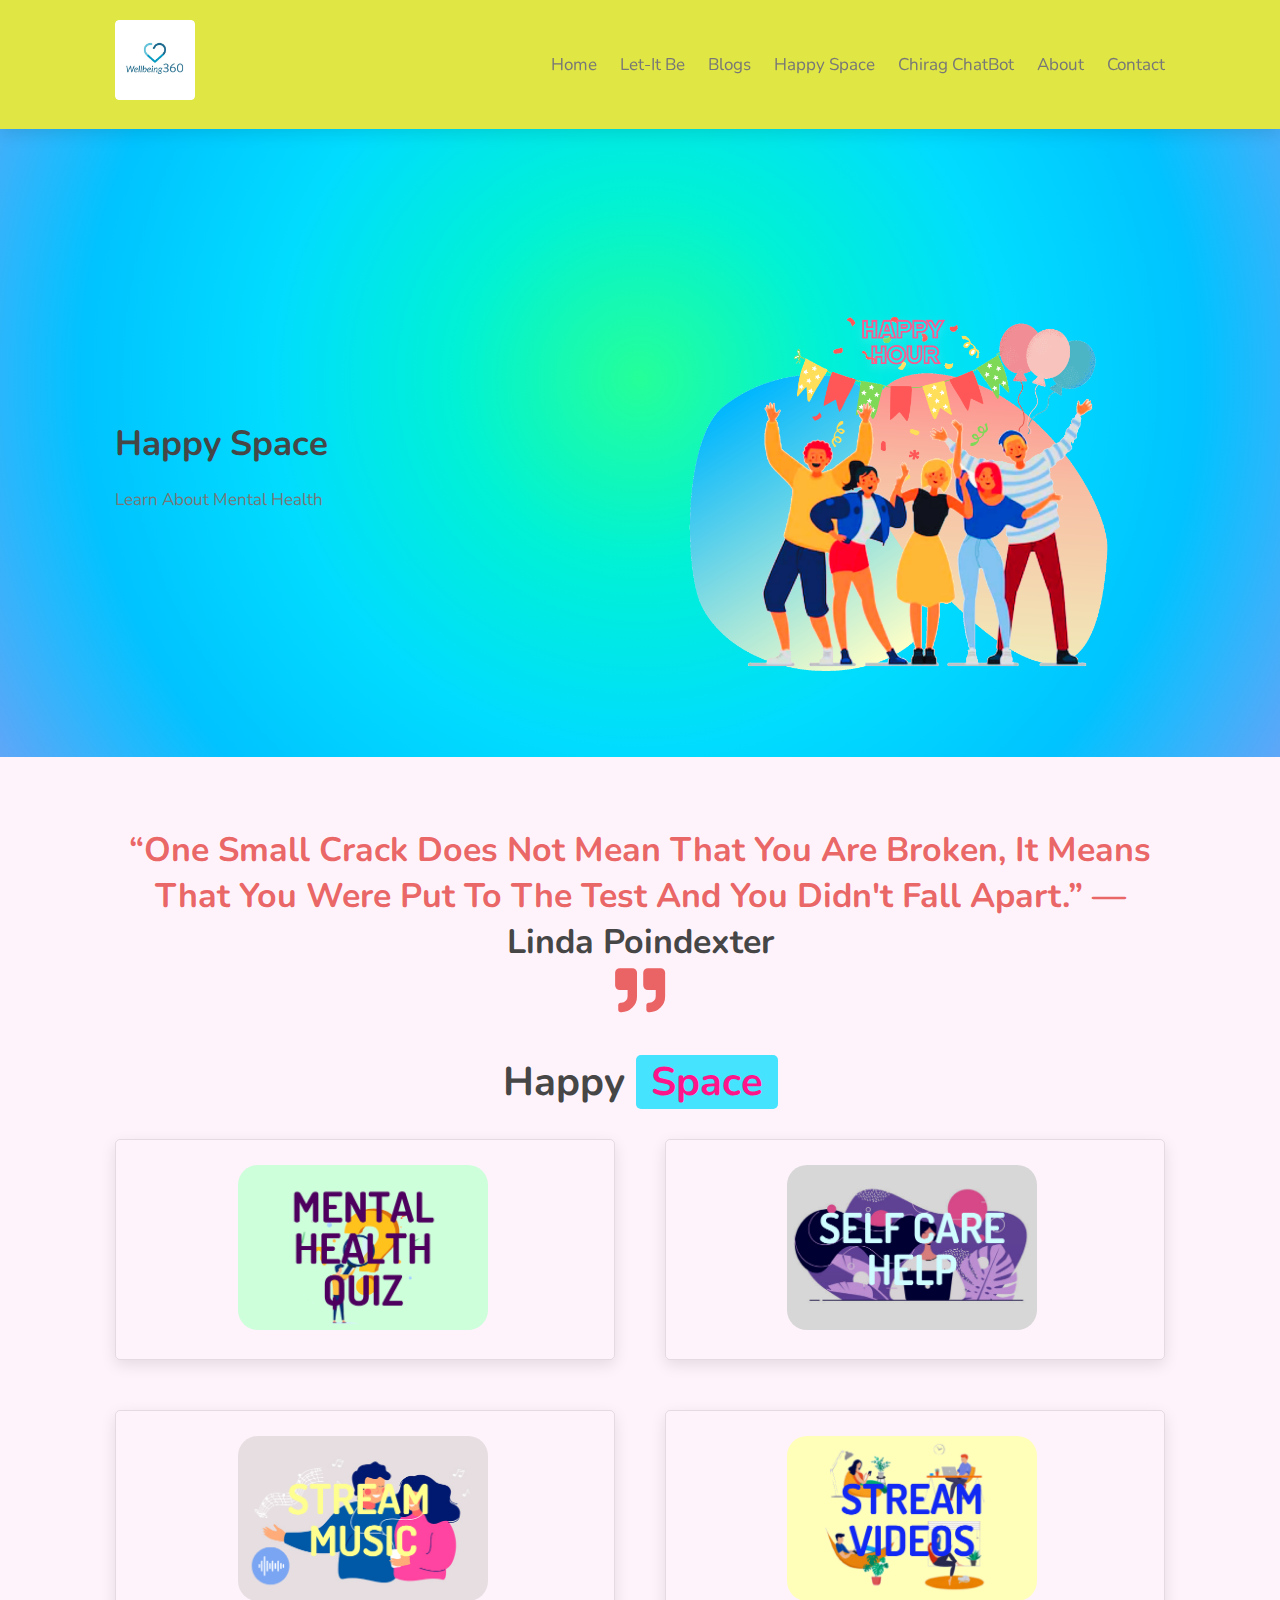
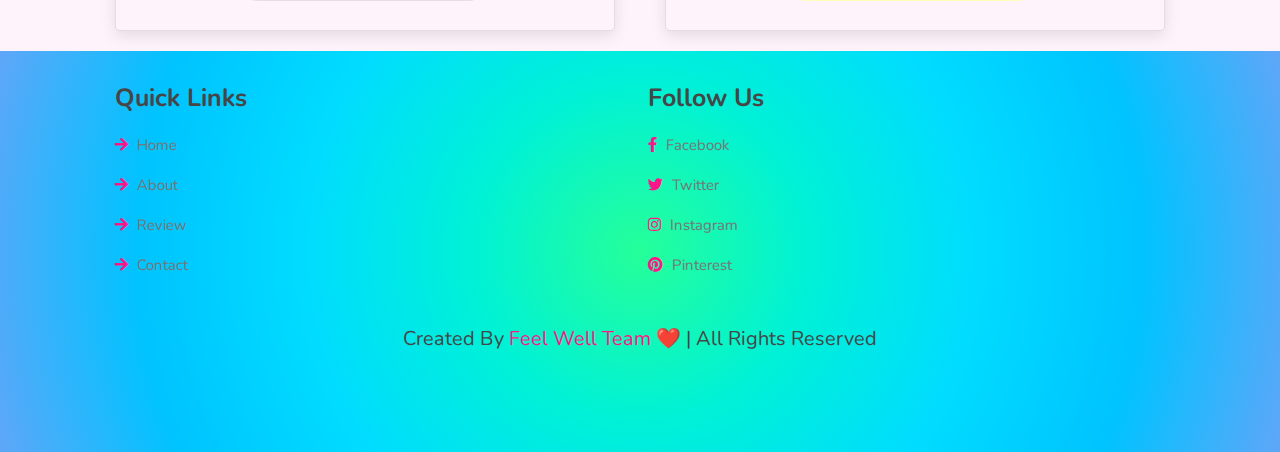
<file: WellBeing360/happyspace.html>
<!DOCTYPE html>
<html lang="en">
<head>
    <meta charset="UTF-8">
    <meta http-equiv="X-UA-Compatible" content="IE=edge">
    <link rel="icon" type="image/x-icon" href="./images/logo.png">
    <meta name="viewport" content="width=device-width, initial-scale=1.0">
    <title>Feel well blogs</title>

    <!-- font awesome cdn link  -->
    <link rel="stylesheet" href="https://cdnjs.cloudflare.com/ajax/libs/font-awesome/5.15.4/css/all.min.css">

    <!-- custom css file link  -->
    <link href="css/happyspace.css" rel="stylesheet">

</head>
<body>
    
<!-- header section starts  -->

<header class="header">

    <a href="index.html" class="logo"><img src="images/logo.png" width= 80px></a>

    <nav class="navbar">
        <a href="index.html">Home</a>
        <a href="file:///E:/Rohith/FILES/4TH%20SEM/SAD/J%20COMPONENTPROJECT/WellBeing360/LetItBe-main/index.html">Let-It Be</a>
        <a href="blog.html">Blogs</a>
        <a href="happyspace.html">Happy Space</a>
        <a href="file:///E:/Rohith/FILES/4TH%20SEM/SAD/J%20COMPONENTPROJECT/WellBeing360/Chirag-main/index.html">Chirag ChatBot</a>
        <a href="index.html#about">About</a>
        <a href="index.html#contact">contact</a>
    </nav>

    <div id="menu-btn" class="fas fa-bars"></div>

</header>

<!-- header section ends -->

<!-- info section starts  -->

<section class="home" id="home">

    <div class="content">
        <h3>Happy Space</h3>
        <p>Learn about Mental Health</p>
    </div>

    <div class="image">
        <img src="images/happy home.png" alt="">
    </div>

</section>

<!-- info section ends -->


<!-- quotes section starts  -->
<section class="quotes" >

    <div class="write">
        <h1>“One small crack does not mean that you are broken, it means that you were put to the test and you didn't fall apart.” —<span class="p-colour"> Linda Poindexter</span> </h1>
        <i class="fas fa-quote-right"></i>
    </div>
</section>
<!-- quotes section ends -->


<!-- contact section starts  -->

<section class="space" id="space">

    <h1 class="heading"> Happy <span>Space</span>  </h1>

    <div class="icons-container">
        <div class="icons">
            <a  href="quiz.html"><img src="images/quiz-img.png" alt="" ></a>
        </div>
        <div class="icons">
            <a  href="self-quiz.html"><img src="images/self-img.png" alt="" ></a>
        </div>
        <div class="icons">
            <a  href="music.html"><img src="images/music-img.png" alt="" ></a>
        </div>
        <div class="icons">
            <a  href="video.html"><img src="images/video-img.png" alt="" ></a>
        </div>
    </div>


</section>

<!-- contact section ends -->

<!-- footer section starts  -->

<section class="footer">

    <div class="box-container">
        

        <div class="box">
            <h3>quick links</h3>
            <a href="#"> <i class="fas fa-arrow-right"></i> home </a>
            <a href="#"> <i class="fas fa-arrow-right"></i> about </a>
            <a href="#"> <i class="fas fa-arrow-right"></i> review </a>
            <a href="#"> <i class="fas fa-arrow-right"></i> contact </a>
        </div>

        <div class="box">
            <h3>Follow Us</h3>
            <a href="#"> <i class="fab fa-facebook-f"></i> facebook </a>
            <a href="#"> <i class="fab fa-twitter"></i> twitter </a>
            <a href="#"> <i class="fab fa-instagram"></i> instagram </a>
            <a href="#"> <i class="fab fa-pinterest"></i> pinterest </a>
        </div>

    </div>

    <div class="credit">created by <span>Feel Well Team 
        ❤️</span> | all rights reserved</div>

</section>

<!-- footer section ends -->

















<!-- custom js file link  -->
<script src="js/script.js"></script>

</body>
</html>
</file>
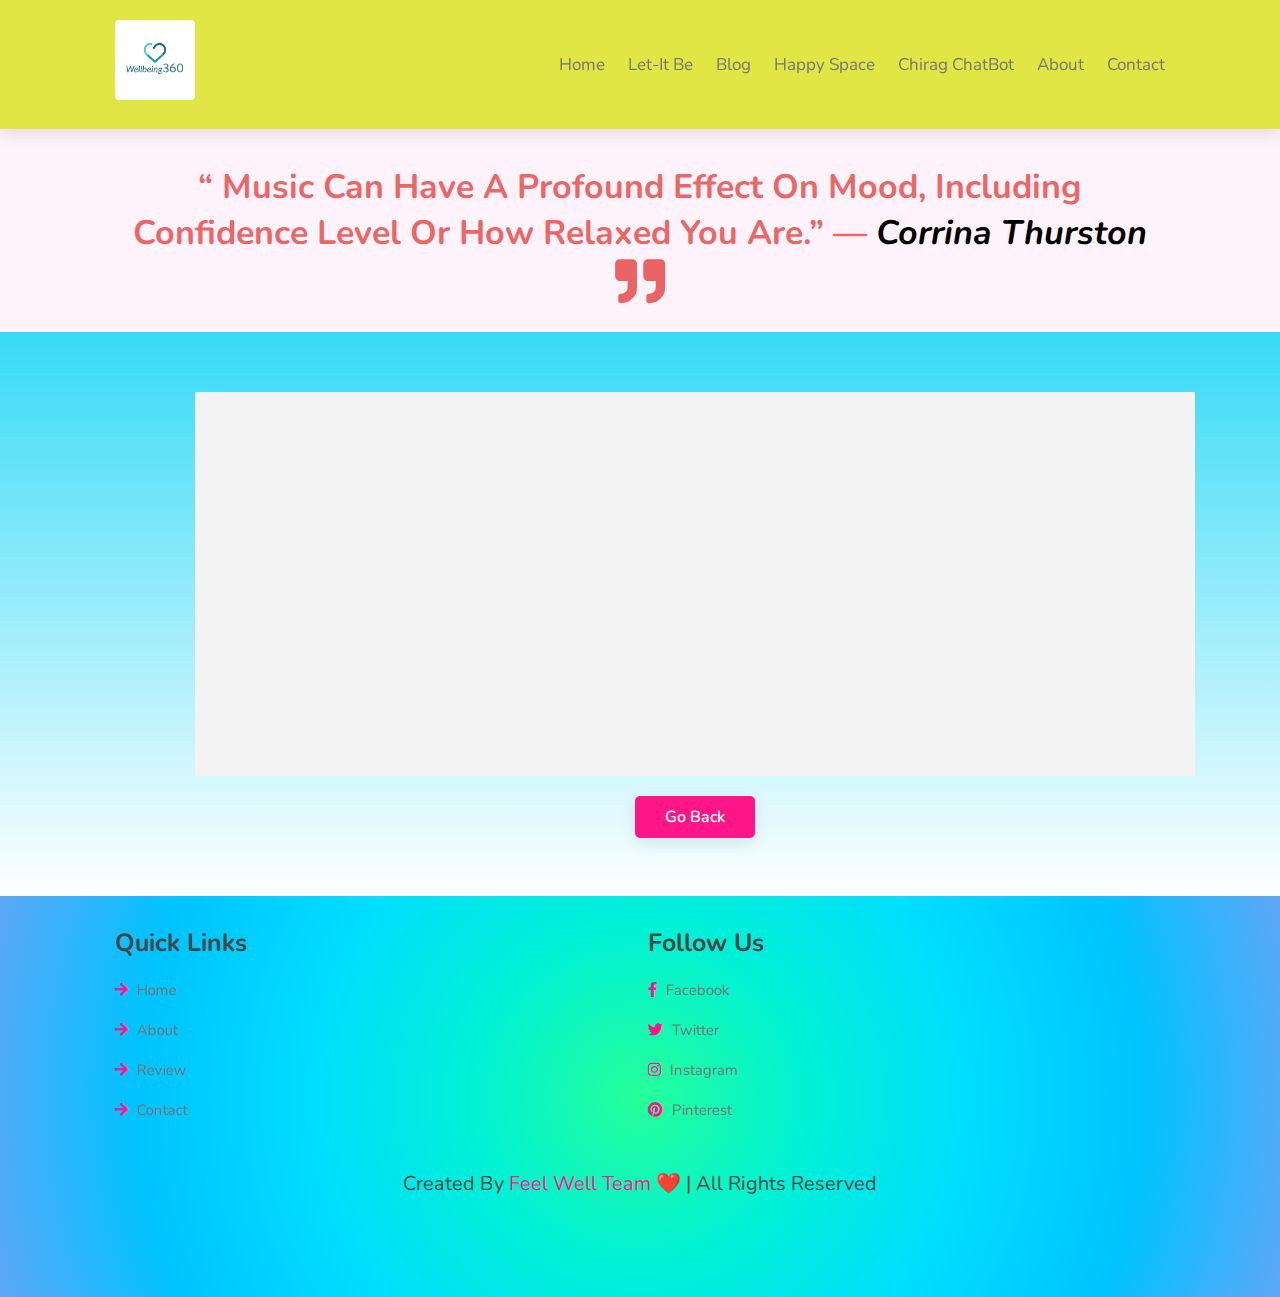
<file: WellBeing360/music.html>
<!DOCTYPE html>
<html lang="en">
<head>
    <meta charset="UTF-8">
    <meta http-equiv="X-UA-Compatible" content="IE=edge">
    <link rel="icon" type="image/x-icon" href="./images/logo.png">
    <meta name="viewport" content="width=device-width, initial-scale=1.0">
    <title>Feel well blogs</title>

    <!-- font awesome cdn link  -->
    <link rel="stylesheet" href="https://cdnjs.cloudflare.com/ajax/libs/font-awesome/5.15.4/css/all.min.css">

    <!-- custom css file link  -->
    <link href="css/music.css" rel="stylesheet">

</head>
<body>
    
<!-- header section starts  -->

<header class="header">

    <a href="index.html" class="logo"><img src="images/logo.png" width= 80px></a>

    <nav class="navbar">
        <a href="index.html">home</a>
        <a href="file:///E:/Rohith/FILES/4TH%20SEM/SAD/J%20COMPONENTPROJECT/WellBeing360/LetItBe-main/index.html">Let-It Be</a>
        <a href="blog.html">blog</a>
        <a href="happyspace.html">Happy Space</a>
        <a href="file:///E:/Rohith/FILES/4TH%20SEM/SAD/J%20COMPONENTPROJECT/WellBeing360/Chirag-main/index.html">Chirag ChatBot</a>
        <a href="index.html#about">about</a>
        <a href="index.html#contact">contact</a>
    </nav>

    <div id="menu-btn" class="fas fa-bars"></div>

</header>

<!-- header section ends -->

<!-- title starts here -->
<div class="title">
    <h1>Feel Good Music !</h1>
  </div>
<!-- title ends here -->


<!-- quotes section starts  -->
<section class="quotes" >

    <div class="write">
        <h1>“ Music can have a profound effect on mood, including confidence level or how relaxed you are.” — <span class="black">
           <i>Corrina Thurston  </span></i><i class="fas fa-quote-right"></i>
        </h1>
    </div>
</section>
<!-- quotes section ends -->

<!-- music section starts here -->

  <section class="box2">
    <!-- <div class="title">
      <h1>Feel Good Music !</h1>
    </div> -->
   <div class="container">

    <iframe src="https://open.spotify.com/embed/playlist/1FyynjLpkha9r2RSUPoRER?utm_source=generator" width="100%" height="380" frameBorder="0" allowfullscreen="" allow="autoplay; clipboard-write; encrypted-media; fullscreen; picture-in-picture"></iframe>
   </div>
      
   <a href="happyspace.html" ><button class="btn">Go Back</button></a>
  </section>
<!-- music section ends here -->

<!-- footer section starts  -->

<section class="footer">

    <div class="box-container">
        

        <div class="box">
            <h3>quick links</h3>
            <a href="#"> <i class="fas fa-arrow-right"></i> home </a>
            <a href="#"> <i class="fas fa-arrow-right"></i> about </a>
            <a href="#"> <i class="fas fa-arrow-right"></i> review </a>
            <a href="#"> <i class="fas fa-arrow-right"></i> contact </a>
        </div>

        <div class="box">
            <h3>Follow Us</h3>
            <a href="#"> <i class="fab fa-facebook-f"></i> facebook </a>
            <a href="#"> <i class="fab fa-twitter"></i> twitter </a>
            <a href="#"> <i class="fab fa-instagram"></i> instagram </a>
            <a href="#"> <i class="fab fa-pinterest"></i> pinterest </a>
        </div>

    </div>

    <div class="credit">created by <span>Feel Well Team 
        ❤️</span> | all rights reserved</div>

</section>

<!-- footer section ends -->

















<!-- custom js file link  -->
<script src="js/script.js"></script>

</body>
</html>
</file>
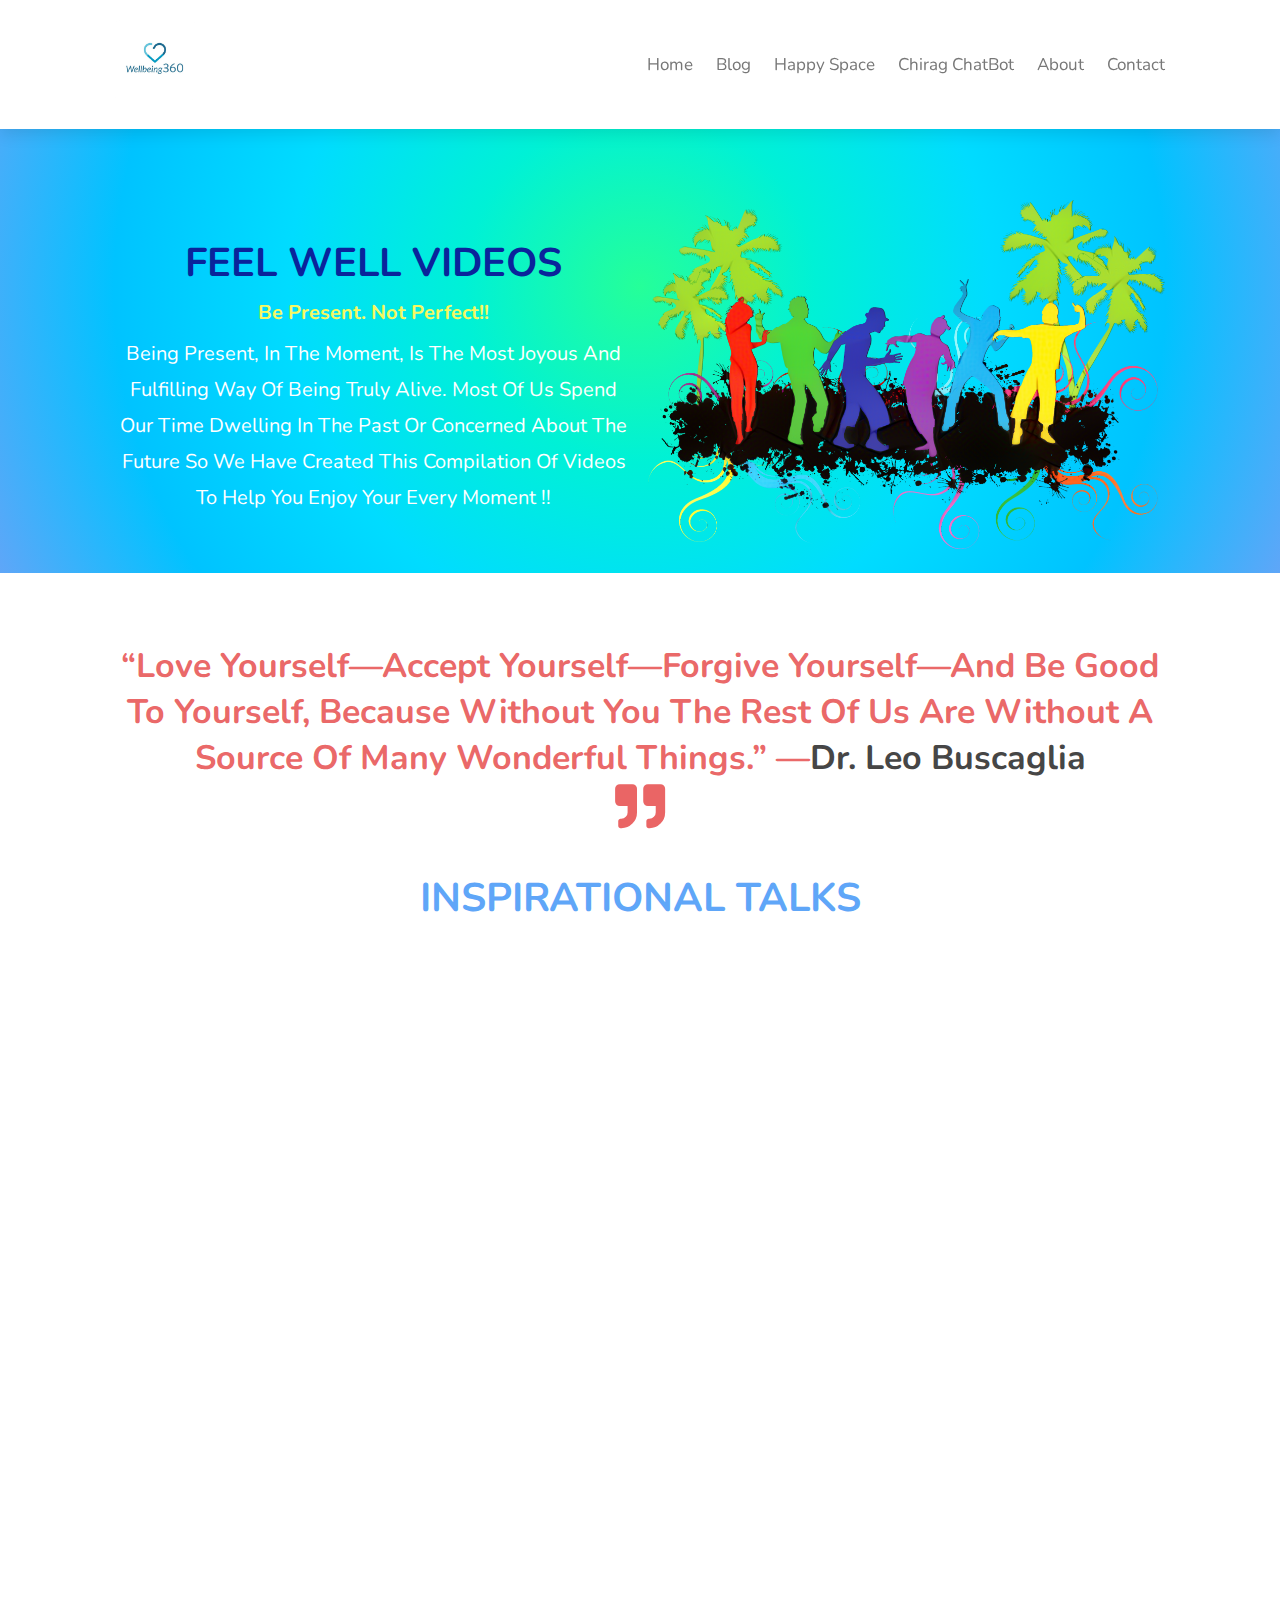
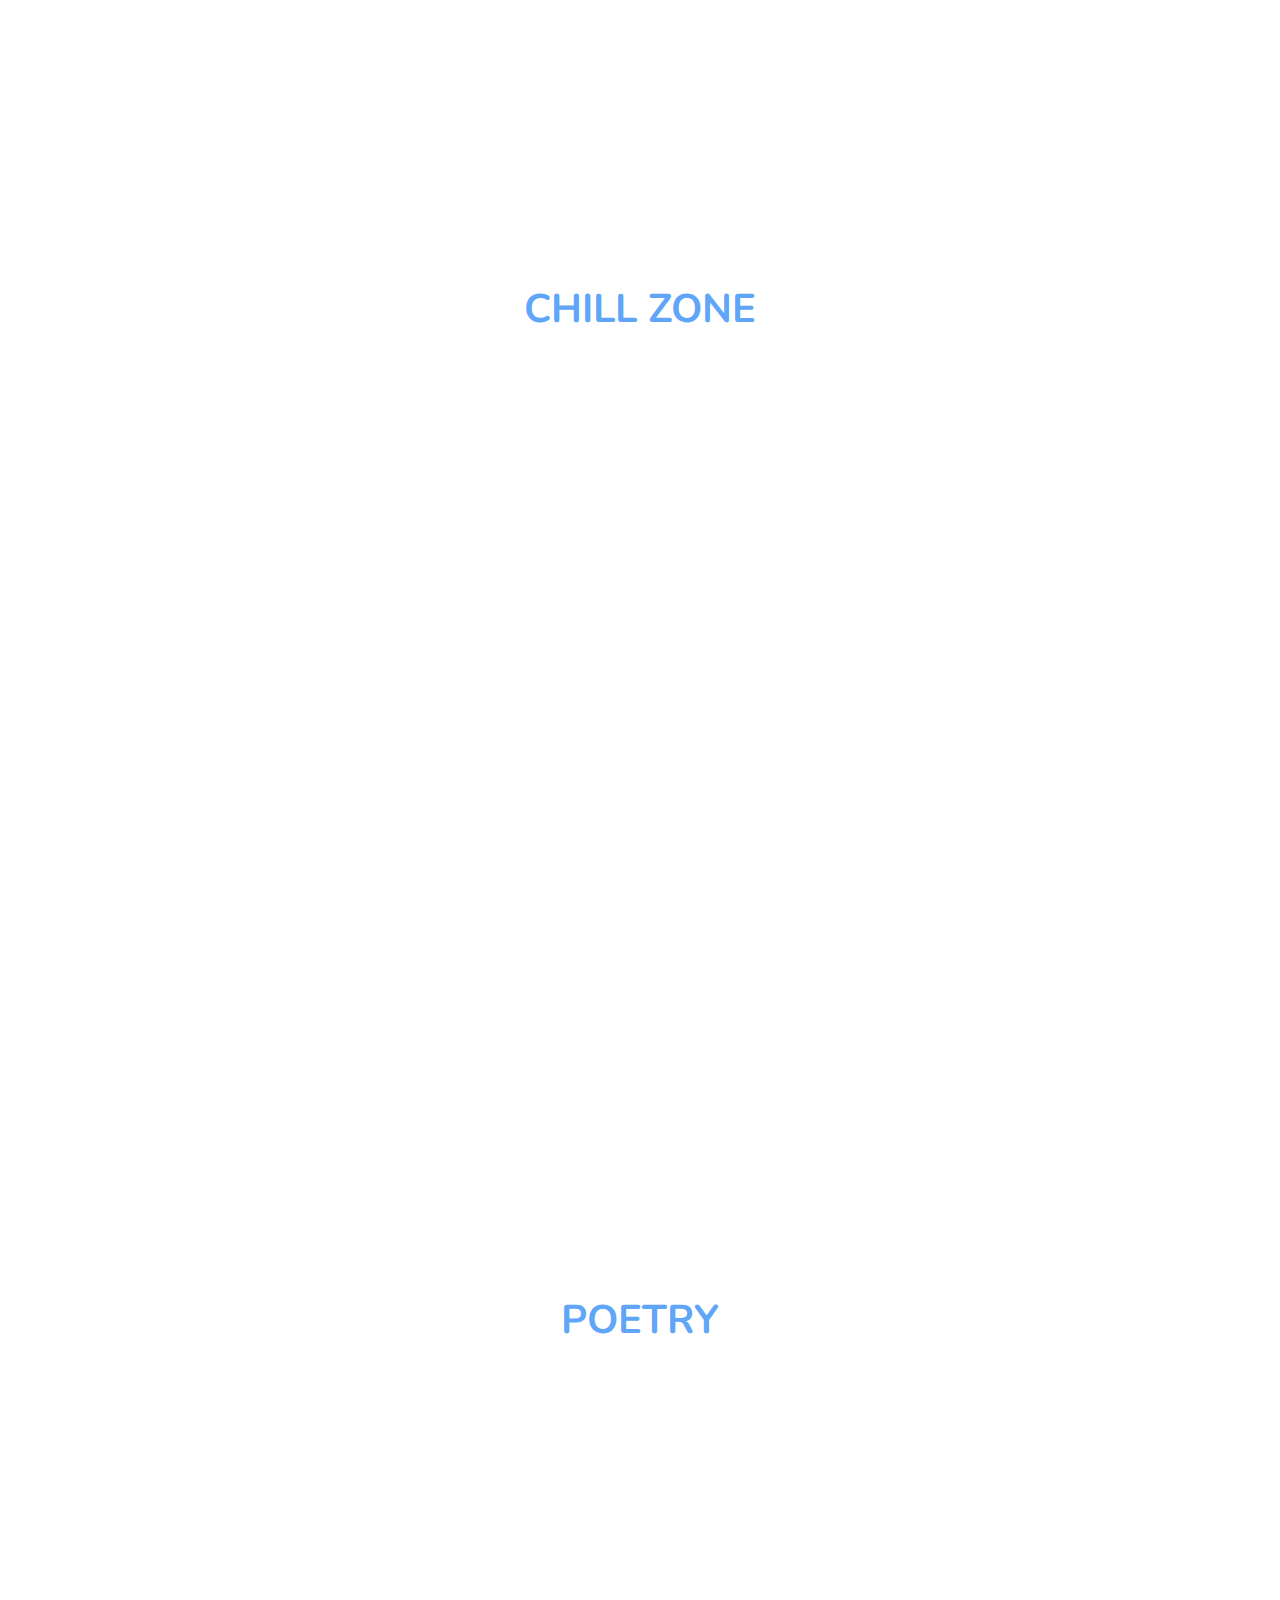
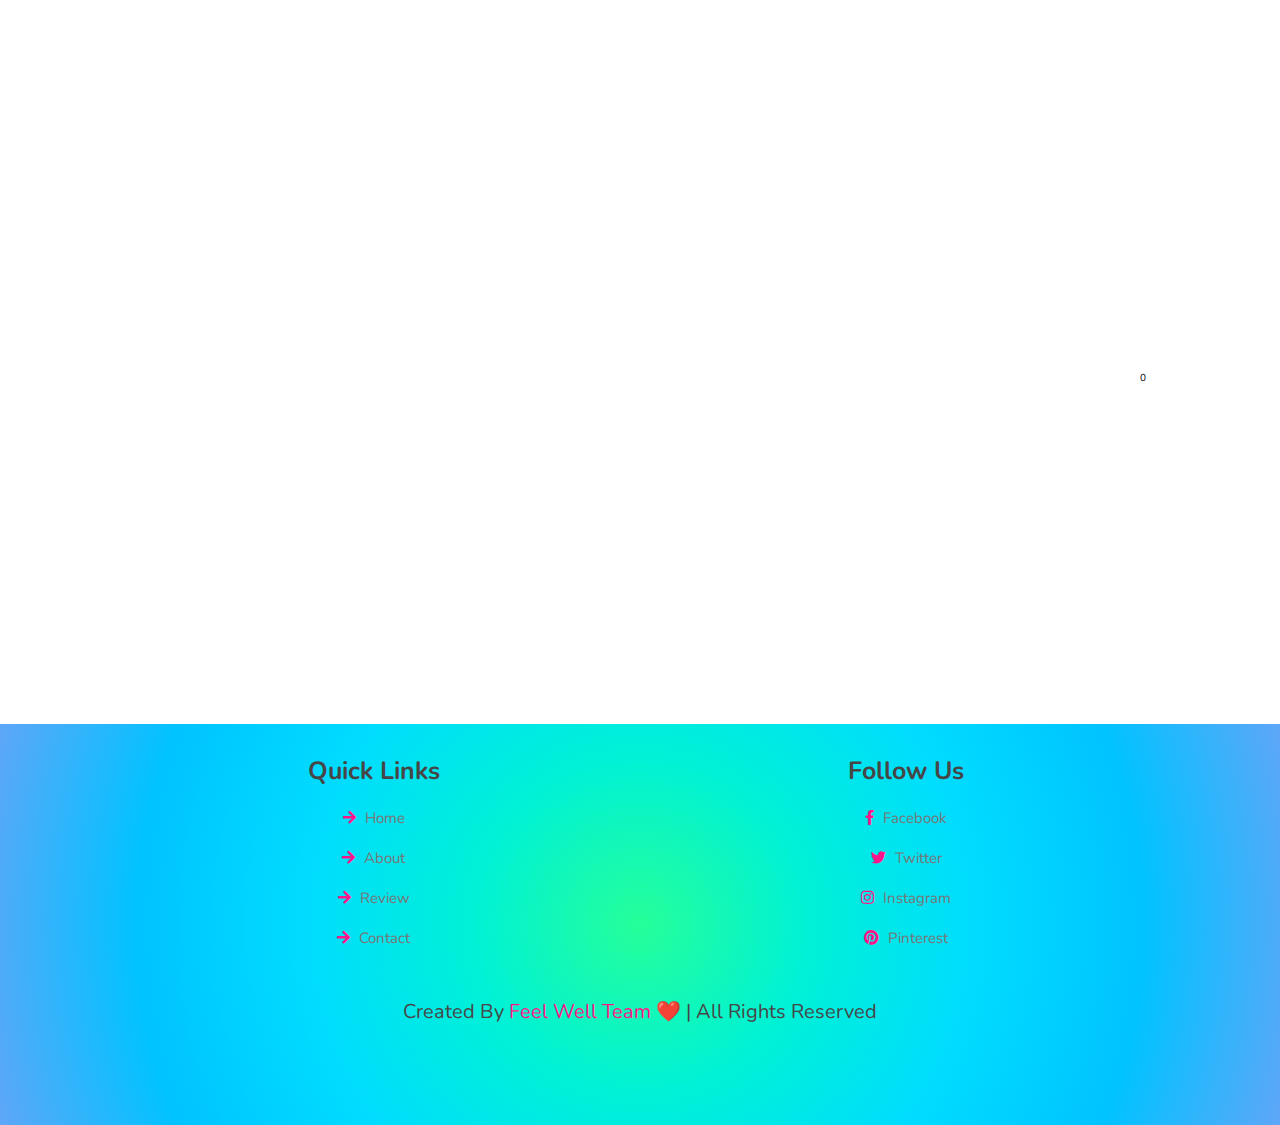
<file: WellBeing360/video.html>
<!DOCTYPE html>
<html lang="en">

<head>
    <meta charset="UTF-8">
    <meta http-equiv="X-UA-Compatible" content="IE=edge">
    <meta name="viewport" content="width=device-width, initial-scale=1.0">
    <title>Feel Well Videos</title>

    <!-- font awesome cdn link  -->
    <link rel="stylesheet" href="https://cdnjs.cloudflare.com/ajax/libs/font-awesome/5.15.4/css/all.min.css">

    <!-- custom css file link  -->
    <link rel="stylesheet" href="css/videos.css">

</head>

<body>
    <!-- header section starts  -->

    <header class="header">

        <a href="index.html" class="logo"><img src="images/logo.png" width= 80px></a>

        <nav class="navbar">
            <a href="index.html">home</a>
            <a href="blog.html">blog</a>
            <a href="happyspace.html">Happy Space</a>
            <a href="file:///E:/Rohith/FILES/4TH%20SEM/SAD/J%20COMPONENTPROJECT/Feel-Well-Web-App-main/Chirag-main/index.html">Chirag ChatBot</a>
            <a href="index.html#about">about</a>
            <a href="index.html#contact">contact</a>
        </nav>

        <div id="menu-btn" class="fas fa-bars"></div>

    </header>

    <!-- header section ends -->
    <!-- info section starts  -->

    <section class="home" id="home">

        <div class="content">
            <h3 style=font-size:4.0rem;color:#0a249b;text-align:center;>FEEL WELL VIDEOS</h3>
            <h2>Be present. Not perfect!!</h2>
            <p>Being present, in the moment, is the most joyous and fulfilling way of being truly alive. Most of us
                spend our time dwelling in the past or concerned about the future So we have created this compilation of
                videos to help you enjoy your every moment !!</p>
        </div>

        <div class="image">
            <img src="images/final.png" alt="Be present in the moment">
        </div>

    </section>

    <!-- info section ends -->


    <!-- quotes section starts  -->
    <section class="quotes">

        <div class="write">
            <h1>“Love yourself—accept yourself—forgive yourself—and be good to yourself, because without you the rest of
                us are without a source of many wonderful things.” —<span class="p-colour">Dr. Leo Buscaglia</span>
            </h1>
            <i class="fas fa-quote-right"></i>
        </div>
    </section>
    <!-- quotes section ends -->

    <!--video section start-->
    <section >
        <div >
            <h3>INSPIRATIONAL TALKS</h3>
            
            <iframe width="500" height="315" src="https://www.youtube.com/embed/wug9n5Atk8c?start=10" title="YouTube video player" frameborder="0" allow="accelerometer; autoplay; clipboard-write; encrypted-media; gyroscope; picture-in-picture" allowfullscreen></iframe>
            <iframe width="500" height="315" src="https://www.youtube.com/embed/rmeGVhhbGrM" title="YouTube video player" frameborder="0" allow="accelerometer; autoplay; clipboard-write; encrypted-media; gyroscope; picture-in-picture" allowfullscreen></iframe>
            <iframe width="500" height="315" src="https://www.youtube.com/embed/5MgBikgcWnY?start=10" title="YouTube video player" frameborder="0" allow="accelerometer; autoplay; clipboard-write; encrypted-media; gyroscope; picture-in-picture" allowfullscreen></iframe>
            <iframe width="500" height="315" src="https://www.youtube.com/embed/BHY0FxzoKZE?start=10" title="YouTube video player" frameborder="0" allow="accelerometer; autoplay; clipboard-write; encrypted-media; gyroscope; picture-in-picture" allowfullscreen></iframe>
            <iframe width="500" height="315" src="https://www.youtube.com/embed/vVsXO9brK7M?start=20" title="YouTube video player" frameborder="0" allow="accelerometer; autoplay; clipboard-write; encrypted-media; gyroscope; picture-in-picture" allowfullscreen></iframe>
            <iframe width="500" height="315" src="https://www.youtube.com/embed/esPRsT-lmw8?start=20" title="YouTube video player" frameborder="0" allow="accelerometer; autoplay; clipboard-write; encrypted-media; gyroscope; picture-in-picture" allowfullscreen></iframe>
        </div>
        <div>
            <h3>CHILL ZONE</h3>
            <iframe width="500" height="315" src="https://www.youtube.com/embed/HPvMvKl_gPI?start=13" title="YouTube video player" frameborder="0" allow="accelerometer; autoplay; clipboard-write; encrypted-media; gyroscope; picture-in-picture" allowfullscreen></iframe>
            <iframe width="500" height="315" src="https://www.youtube.com/embed/0gosur3db5I?start=10" title="YouTube video player" frameborder="0" allow="accelerometer; autoplay; clipboard-write; encrypted-media; gyroscope; picture-in-picture" allowfullscreen></iframe>
            <iframe width="500" height="315" src="https://www.youtube.com/embed/koCU43SpQVQ?start=13" title="YouTube video player" frameborder="0" allow="accelerometer; autoplay; clipboard-write; encrypted-media; gyroscope; picture-in-picture" allowfullscreen></iframe>
            <iframe width="500" height="315" src="https://www.youtube.com/embed/LcMT9trxH0g?start=6" title="YouTube video player" frameborder="0" allow="accelerometer; autoplay; clipboard-write; encrypted-media; gyroscope; picture-in-picture" allowfullscreen></iframe>
            <iframe width="500" height="315" src="https://www.youtube.com/embed/UNB8F0ObA4g?start=13" title="YouTube video player" frameborder="0" allow="accelerometer; autoplay; clipboard-write; encrypted-media; gyroscope; picture-in-picture" allowfullscreen></iframe>
            <iframe width="500" height="315" src="https://www.youtube.com/embed/3-CfCOVT4pQ?start=6" title="YouTube video player" frameborder="0" allow="accelerometer; autoplay; clipboard-write; encrypted-media; gyroscope; picture-in-picture" allowfullscreen></iframe>
            
            
            
        
        </div>
        <div>
            <h3>POETRY</h3>
            <iframe width="500" height="315" src="https://www.youtube.com/embed/6SfPf-_OavY?start=10" title="YouTube video player" frameborder="0" allow="accelerometer; autoplay; clipboard-write; encrypted-media; gyroscope; picture-in-picture" allowfullscreen></iframe>
            <iframe width="500" height="315" src="https://www.youtube.com/embed/XyUgHRO-WSw?start=10" title="YouTube video player" frameborder="0" allow="accelerometer; autoplay; clipboard-write; encrypted-media; gyroscope; picture-in-picture" allowfullscreen></iframe>
            <iframe width="500" height="315" src="https://www.youtube.com/embed/m5HKMfRzEgM?start=10" title="YouTube video player" frameborder="0" allow="accelerometer; autoplay; clipboard-write; encrypted-media; gyroscope; picture-in-picture" allowfullscreen></iframe>
            <iframe width="500" height="315" src="https://www.youtube.com/embed/R1x8S8zqr6s?start=17" title="YouTube video player" frameborder="0" allow="accelerometer; autoplay; clipboard-write; encrypted-media; gyroscope; picture-in-picture" allowfullscreen></iframe>
        0<iframe width="500" height="315" src="https://www.youtube.com/embed/ptholsATgzE?start=17" title="YouTube video player" frameborder="0" allow="accelerometer; autoplay; clipboard-write; encrypted-media; gyroscope; picture-in-picture" allowfullscreen></iframe>
            <iframe width="500" height="315" src="https://www.youtube.com/embed/7zui77ffTCI?start=10" title="YouTube video player" frameborder="0" allow="accelerometer; autoplay; clipboard-write; encrypted-media; gyroscope; picture-in-picture" allowfullscreen></iframe>
            
        </div>
        <!--<div>
            <h3>SOUL PLEASING INSTRUMENTALS...</h3>
            <iframe width="500" height="315" src="https://www.youtube.com/embed/2oy9AZc1ZoA?start=10" title="YouTube video player" frameborder="0" allow="accelerometer; autoplay; clipboard-write; encrypted-media; gyroscope; picture-in-picture" allowfullscreen></iframe>
            <iframe width="560" height="315" src="https://www.youtube.com/embed/bN1b6GUiQeg?start=10" title="YouTube video player" frameborder="0" allow="accelerometer; autoplay; clipboard-write; encrypted-media; gyroscope; picture-in-picture" allowfullscreen></iframe>
            <iframe width="500" height="315" src="https://www.youtube.com/embed/xF-UznUkhP8?start=10" title="YouTube video player" frameborder="0" allow="accelerometer; autoplay; clipboard-write; encrypted-media; gyroscope; picture-in-picture" allowfullscreen></iframe>
            
        </div>-->

    </section>
    <!--video section start-->


    <!-- footer section starts  -->

    <section class="footer">

        <div class="box-container">

            <div class="box">
                <h3>quick links</h3>
                <a href="#"> <i class="fas fa-arrow-right"></i> home </a>
                <a href="#"> <i class="fas fa-arrow-right"></i> about </a>
                <a href="#"> <i class="fas fa-arrow-right"></i> review </a>
                <a href="#"> <i class="fas fa-arrow-right"></i> contact </a>
            </div>

            <div class="box">
                <h3>Follow Us</h3>
                <a href="#"> <i class="fab fa-facebook-f"></i> facebook </a>
                <a href="#"> <i class="fab fa-twitter"></i> twitter </a>
                <a href="#"> <i class="fab fa-instagram"></i> instagram </a>
                <a href="#"> <i class="fab fa-pinterest"></i> pinterest </a>
            </div>

        </div>

        <div class="credit">created by <span>Feel Well Team
                ❤️</span> | all rights reserved</div>

    </section>
    <!-- footer section ends -->

    <!-- custom js file link  -->

<script src="js/script.js"></script>
</body>

</html>
</file>
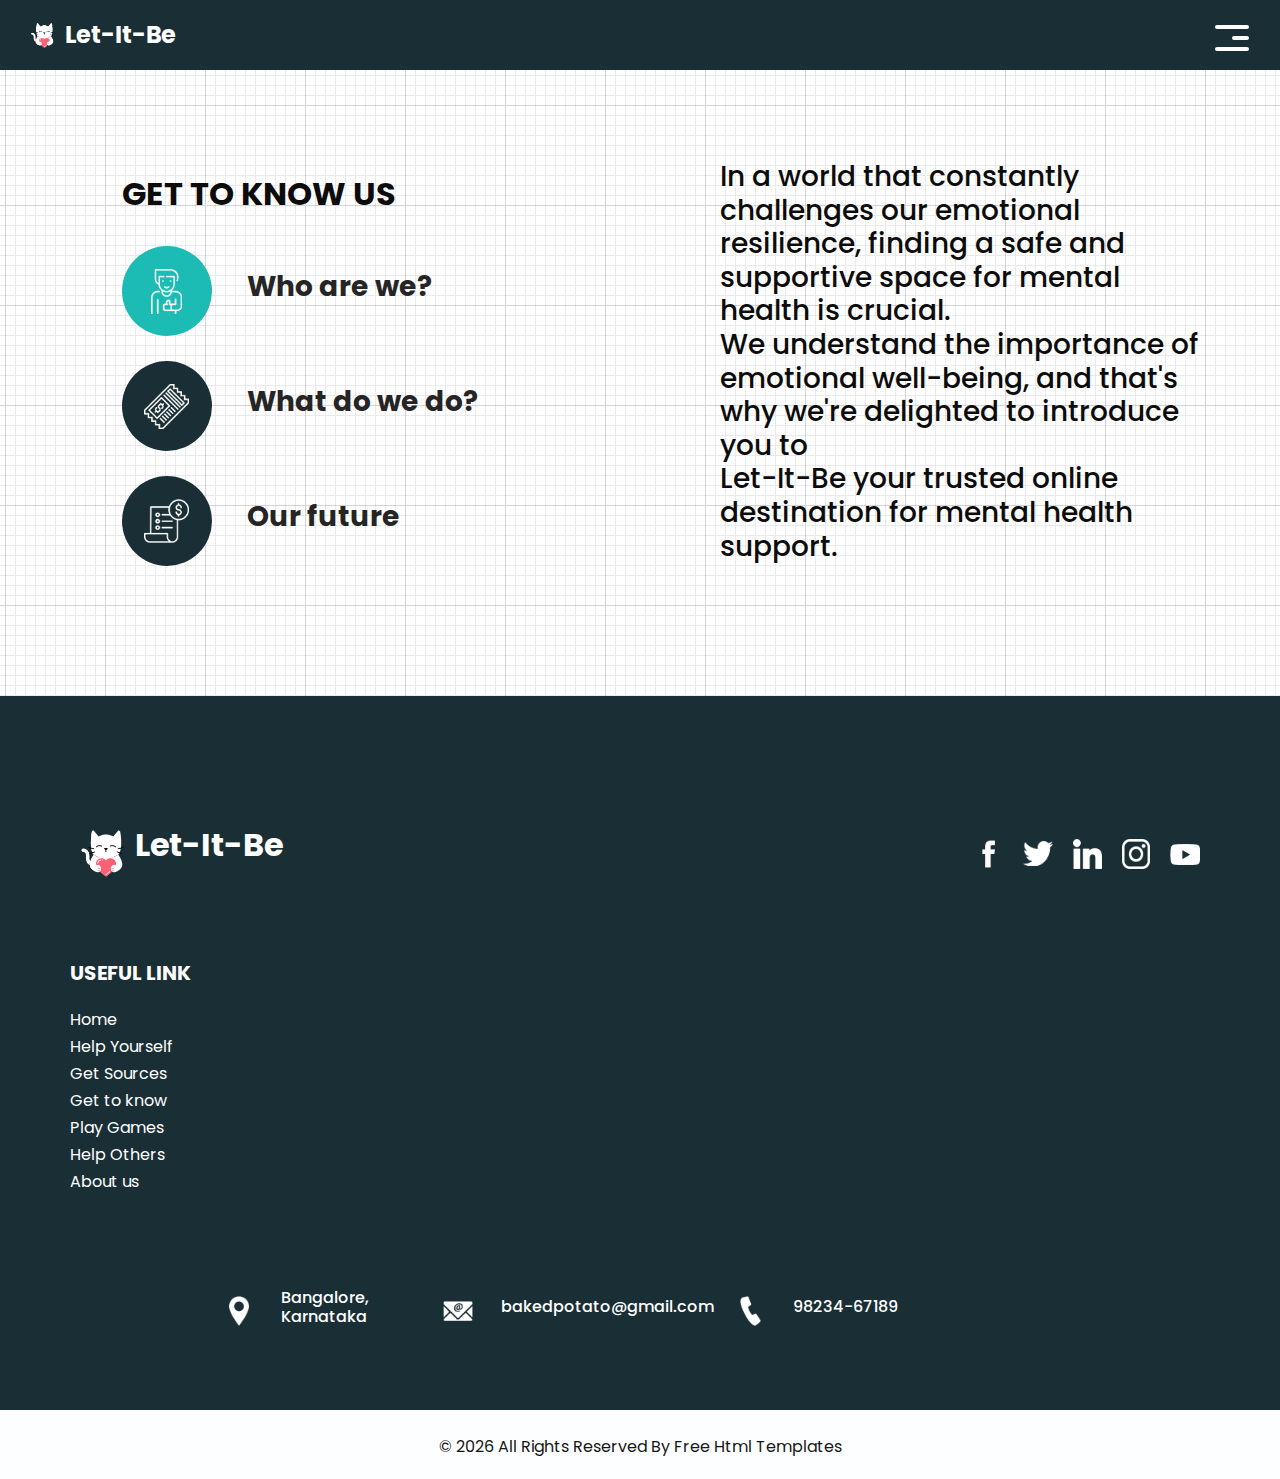
<file: WellBeing360/LetItBe-main/about.html>
<!DOCTYPE html>
<html>

<head>
  <!-- Basic -->
  <meta charset="utf-8" />
  <meta http-equiv="X-UA-Compatible" content="IE=edge" />
  <!-- Mobile Metas -->
  <meta name="viewport" content="width=device-width, initial-scale=1, shrink-to-fit=no" />
  <!-- Site Metas -->
  <meta name="keywords" content="" />
  <meta name="description" content="" />
  <meta name="author" content="" />
  <link rel="shortcut icon" href="images/logo.png"/>
  <title>LetItBe</title>

  <!-- bootstrap core css -->
  <link rel="stylesheet" type="text/css" href="css/bootstrap.css" />

  <link href="https://fonts.googleapis.com/css?family=Poppins:400,700&display=swap" rel="stylesheet">
  <!-- Custom styles for this template -->
  <link href="css/style.css" rel="stylesheet" />
  <!-- responsive style -->
  <link href="css/responsive.css" rel="stylesheet" />
</head>

<body class="sub_page">
  <div class="hero_area">
    <!-- header section strats -->
    <header class="header_section">
      <div class="container-fluid">
        <nav class="navbar navbar-expand-lg custom_nav-container">
          <a class="navbar-brand" href="index.html">
            <img src="images/logo.png" alt="" />
            <span>
            Let-It-Be
            </span>
          </a>
          <button class="navbar-toggler" type="button" data-toggle="collapse" data-target="#navbarSupportedContent" aria-controls="navbarSupportedContent" aria-expanded="false" aria-label="Toggle navigation">
            <span class="navbar-toggler-icon"></span>
          </button>

          <div class="collapse navbar-collapse" id="navbarSupportedContent">
            <ul class="navbar-nav  ">
              <li class="nav-item">
                <a class="nav-link" href="explore.html">Help Yourself</a>
              </li>
              <li class="nav-item">
                <a class="nav-link" href="explore2.html">Get Sources</a>
              </li>
              <li class="nav-item">
                <a class="nav-link" href="atoz.html">Get to know</a>
              </li>
              <li class="nav-item">
                <a class="nav-link" href="games/games.html">Play Games</a>
              </li>
              <li class="nav-item">
                <a class="nav-link" href="about.html">About us</a>
              </li>
              
            </ul>
           <!-- <div class="user_option">
              <a href="">
                <span>
                  Login
                </span>
              </a>
              <form class="form-inline my-2 my-lg-0 ml-0 ml-lg-4 mb-3 mb-lg-0">
                <button class="btn  my-2 my-sm-0 nav_search-btn" type="submit"></button>
              </form>
            </div>-->
          </div>
          <div>
            <div class="custom_menu-btn ">
              <button>
                <span class=" s-1">

                </span>
                <span class="s-2">

                </span>
                <span class="s-3">

                </span>
              </button>
            </div>
          </div>

        </nav>
      </div>
    </header>
    <!-- end header section -->
  </div>


  <!-- freelance section -->

  <section class="freelance_section layout_padding">
    <div id="accordion">
      <div class="container-fluid">
        <div class="row">
          <div class="col-md-5 offset-md-1">
            <div class="detail-box">
              <div class="heading_container">
                <h2>
                  GET TO KNOW US 
                </h2>
                
              </div>
              <div class="tab_container">
                <div class="t-link-box" data-toggle="collapse" data-target="#collapseOne" aria-expanded="true" aria-controls="collapseOne">
                  <div class="img-box">
                    <img src="images/f4.png" alt="">
                  </div>
                  <div class="detail-box">
                  
                    <h3>
                      Who are we?
                    </h3>
                  </div>
                </div>
                <div class="t-link-box collapsed" data-toggle="collapse" data-target="#collapseTwo" aria-expanded="false" aria-controls="collapseTwo">
                  <div class="img-box">
                    <img src="images/f3.png" alt="">
                  </div>
                  <div class="detail-box">
                    
                    <h3>
                      What do we do?
                    </h3>
                  </div>
                </div>
                <div class="t-link-box collapsed" data-toggle="collapse" data-target="#collapseThree" aria-expanded="false" aria-controls="collapseThree">
                  <div class="img-box">
                    <img src="images/f2.png" alt="">
                  </div>
                  <div class="detail-box">
                   
                    <h3>
                     Our future
                    </h3>
                  </div>
                </div>
                <!--<div class="t-link-box collapsed" data-toggle="collapse" data-target="#collapseFour" aria-expanded="false" aria-controls="collapseFour">
                  <div class="img-box">
                    <img src="" alt="">
                  </div>
                  <div class="detail-box">
                    <h5>
                      
                    </h5>
                    <h3>
                      
                    </h3>
                  </div>
                </div>-->
              </div>
            </div>
          </div>
          <div class="col-md-6">
            <div class="collapse show" id="collapseOne" aria-labelledby="headingOne" data-parent="#accordion">
              <div class="img-box">
                <h3>
                  In a world that constantly challenges our emotional resilience, finding a safe and supportive space for mental health is crucial.<br>
                  We understand the importance of emotional well-being, and that's why we're delighted to introduce you to<br>
                  Let-It-Be your trusted online destination for mental health support.
                </h3>
                
              </div>
            </div>
            <div class="collapse" id="collapseTwo" aria-labelledby="headingTwo" data-parent="#accordion">
              <div class="img-box">
                <h3>
                  We support young people with mental health, physical health (including sexual health), alcohol and other drug services, as well as work and study support.<br>
                  With a focus on early intervention, we work with young people to provide support at a crucial time in their lives – to help get them back on track and strengthen their ability to manage their mental health in the future.<br> 
                  In everything we do, we aim to meet the evolving and unique needs of young people and those who support them.<br>
                  That’s why our youth reference groups are at the heart of our work, and they play an active role in designing, developing and evaluating our programs.
                </h3>
              </div>
            </div>
            <div class="collapse" id="collapseThree" aria-labelledby="headingThree" data-parent="#accordion">
              <div class="img-box">
                <h3>
                  As we look to the future, our priorities and principles are well-placed to:<br> 
                  support young people to be mentally healthy in their communities and <br> 
                  actively contribute to and shape the whole of mental health system reforms needed to achieve better outcomes for them.
                </h3>
              </div>
            </div>
            <div class="collapse" id="collapseFour" aria-labelledby="headingfour" data-parent="#accordion">
              <div class="img-box">
                <img src="images/freelance-img.jpg" alt="">
              </div>
            </div>
          </div>
        </div>
      </div>
    </div>
  </section>

  <!-- end freelance section -->
<!-- info section -->

<section class="info_section ">
  <div class="info_container layout_padding-top">
    <div class="container">
      <div class="info_top">
        <div class="info_logo">
          <img src="images/logo.png" alt="" />
          <span>
          Let-It-Be
          </span>
        </div>
        <div class="social_box">
          <a href="#">
            <img src="images/fb.png" alt="">
          </a>
          <a href="#">
            <img src="images/twitter.png" alt="">
          </a>
          <a href="#">
            <img src="images/linkedin.png" alt="">
          </a>
          <a href="#">
            <img src="images/instagram.png" alt="">
          </a>
          <a href="#">
            <img src="images/youtube.png" alt="">
          </a>
        </div>
      </div>

      <div class="info_main">
        <div class="row">
          <div class="col-md-3 col-lg-2">
            <div class="info_link-box">
              <h5>
                Useful Link
              </h5>
              <ul>
                <li class=" active">
                  <a class="" href="index.html">Home <span class="sr-only">(current)</span></a>
                </li>
                <li class="">
                  <a class="" href="explore.html">Help Yourself</a>
                </li>
                <li class="">
                  <a class="" href="getsources.html">Get Sources </a>
                </li>
                <li class="">
                  <a class="" href="atoz.html">Get to know</a>
                </li>
              </li>
              <li class="">
                <a class="" href="games/games.html">Play Games</a>
              </li>
              <li class="">
                <a class="" href="donate.html">Help Others</a>
              </li>
              <li class="">
                  <a class="" href="about.html">About us </a>
                </li>
              </ul>
            </div>
          </div>
          <div class="col-md-3 ">
            <h5>
             
            </h5>
            <p>
             
            </p>
          </div>

          <div class="col-md-3 col-lg-2 offset-lg-1">
            <h5>
             
            </h5>
            <p>
             
            </p>
          </div>

          <div class="col-md-3  offset-lg-1">
            <!--<div class="info_form ">
              <h5>
                
              </h5>
              <form action="">
                <input type="email" placeholder="Email">
                <button>
                  
                </button>
              </form>
            </div>-->
          </div>
        </div>
      </div>
      <div class="row">
        <div class="col-lg-9 col-md-10 mx-auto">
          <div class="info_contact layout_padding2">
            <div class="row">
              <div class="col-md-3">
                <a href="#" class="link-box">
                  <div class="img-box">
                    <img src="images/location.png" alt="">
                  </div>
                  <div class="detail-box">
                    <h6>
                      Bangalore, Karnataka
                    </h6>
                  </div>
                </a>
              </div>
              <div class="col-md-4">
                <a href="#" class="link-box">
                  <div class="img-box">
                    <img src="images/mail.png" alt="">
                  </div>
                  <div class="detail-box">
                    <h6>
                      bakedpotato@gmail.com
                    </h6>
                  </div>
                </a>
              </div>
              <div class="col-md-5">
                <a href="#" class="link-box">
                  <div class="img-box">
                    <img src="images/call.png" alt="">
                  </div>
                  <div class="detail-box">
                    <h6>
                      98234-67189
                    </h6>
                  </div>
                </a>
              </div>
            </div>
          </div>
        </div>
      </div>

    </div>
  </div>
</section>

<!-- end info section -->
  
  <!-- footer section -->
  <footer class="container-fluid footer_section ">
    <div class="container">
      <p>
        &copy; <span id="displayDate"></span> All Rights Reserved By
        <a href="https://html.design/">Free Html Templates</a>
      </p>
    </div>
  </footer>
  <!-- end  footer section -->


  <script src="js/jquery-3.4.1.min.js"></script>
  <script src="js/bootstrap.js"></script>
  <script src="js/custom.js"></script>



</body>
</body>

</html>
</file>
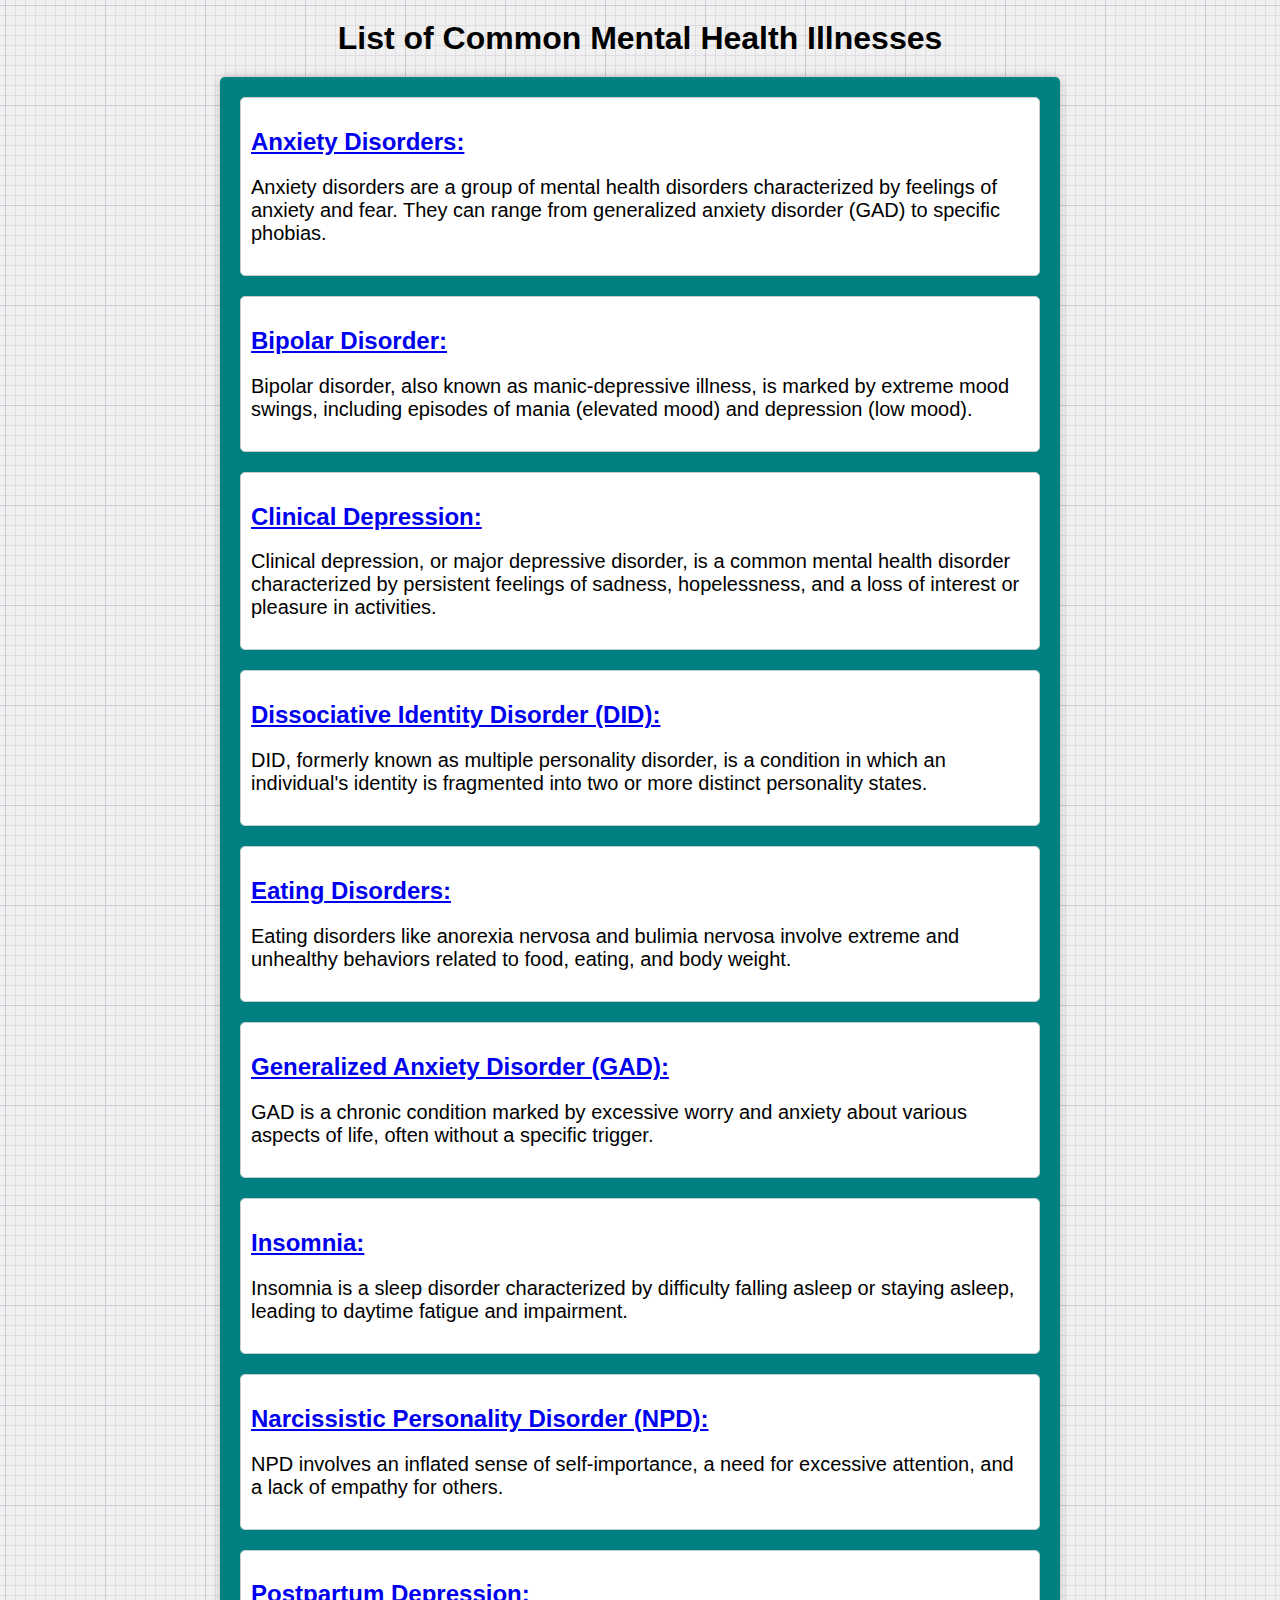
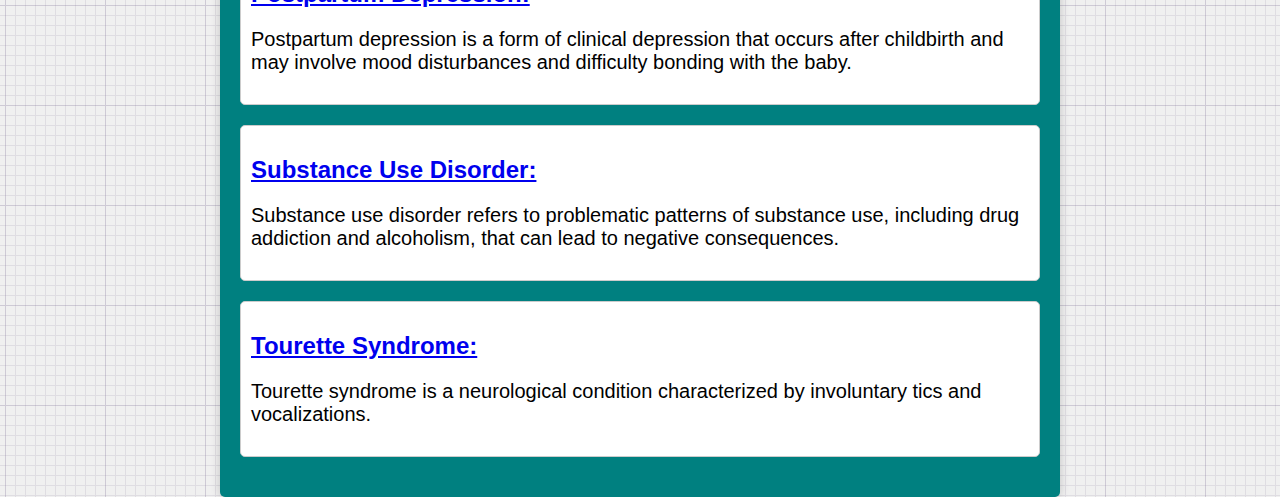
<file: WellBeing360/LetItBe-main/atoz.html>
<!DOCTYPE html>
<html lang="en">
<head>
    <meta charset="UTF-8">
    <meta name="viewport" content="width=device-width, initial-scale=1.0">
    <link rel="shortcut icon" href="images/logo.png"/>
    <title>LetItBe</title>
    <style>
        body {
            font-family: Arial, sans-serif;
            background-color: #f0f0f0;
            margin: 0;
            padding: 0;
            background-image: url('data:image/svg+xml,%3Csvg xmlns="http://www.w3.org/2000/svg" width="100" height="100" viewBox="0 0 100 100"%3E%3Cg fill-rule="evenodd"%3E%3Cg fill="%239C92AC" fill-opacity="0.4"%3E%3Cpath opacity=".5" d="M96 [base64] 0v-9h-9v9h9zm-10 0v-9h-9v9h9zm-10 0v-9h-9v9h9zm-10 0v-9h-9v9h9zm-10 0v-9h-9v9h9zm-10 0v-9h-9v9h9zm-10 0v-9h-9v9h9zm-10 0v-9h-9v9h9zm-9-10h9v-9h-9v9zm10 0h9v-9h-9v9zm10 0h9v-9h-9v9zm10 0h9v-9h-9v9zm10 0h9v-9h-9v9zm10 0h9v-9h-9v9zm10 0h9v-9h-9v9zm10 0h9v-9h-9v9zm9-10v-9h-9v9h9zm-10 0v-9h-9v9h9zm-10 0v-9h-9v9h9zm-10 0v-9h-9v9h9zm-10 0v-9h-9v9h9zm-10 0v-9h-9v9h9zm-10 0v-9h-9v9h9zm-10 0v-9h-9v9h9zm-9-10h9v-9h-9v9zm10 0h9v-9h-9v9zm10 0h9v-9h-9v9zm10 0h9v-9h-9v9zm10 0h9v-9h-9v9zm10 0h9v-9h-9v9zm10 0h9v-9h-9v9zm10 0h9v-9h-9v9zm9-10v-9h-9v9h9zm-10 0v-9h-9v9h9zm-10 0v-9h-9v9h9zm-10 0v-9h-9v9h9zm-10 0v-9h-9v9h9zm-10 0v-9h-9v9h9zm-10 0v-9h-9v9h9zm-10 0v-9h-9v9h9zm-9-10h9v-9h-9v9zm10 0h9v-9h-9v9zm10 0h9v-9h-9v9zm10 0h9v-9h-9v9zm10 0h9v-9h-9v9zm10 0h9v-9h-9v9zm10 0h9v-9h-9v9zm10 0h9v-9h-9v9zm9-10v-9h-9v9h9zm-10 0v-9h-9v9h9zm-10 0v-9h-9v9h9zm-10 0v-9h-9v9h9zm-10 0v-9h-9v9h9zm-10 0v-9h-9v9h9zm-10 0v-9h-9v9h9zm-10 0v-9h-9v9h9zm-9-10h9v-9h-9v9zm10 0h9v-9h-9v9zm10 0h9v-9h-9v9zm10 0h9v-9h-9v9zm10 0h9v-9h-9v9zm10 0h9v-9h-9v9zm10 0h9v-9h-9v9zm10 0h9v-9h-9v9z"/%3E%3Cpath d="M6 5V0H5v5H0v1h5v94h1V6h94V5H6z"/%3E%3C/g%3E%3C/g%3E%3C/svg%3E');
        }

        h1 {
            text-align: center;
            margin: 20px 0;
           font-family: Verdana, Geneva, Tahoma, sans-serif;
        } 

        .container {
            max-width: 800px;
            margin: 0 auto;
            padding: 20px;
            background-color: teal;
            box-shadow: 0 0 10px rgba(0, 0, 0, 0.2);
            border-radius: 5px;
        }

        .entry {
            background-color: white;
            margin-bottom: 20px;
            padding: 10px;
            border: 1px solid #ccc;
            border-radius: 5px;
        }

       
        .description {
            font-size: 20px;
            margin-top: 10px;
            font-family: Arial, Helvetica, sans-serif;
        }
    </style>
</head>
<body>
    <h1>List of Common Mental Health Illnesses</h1>
    <div class="container">
        <div class="entry">
            <h2><a href="https://en.wikipedia.org/wiki/Anxiety_disorder">Anxiety Disorders:</a></h2>
            <p class="description">
                Anxiety disorders are a group of mental health disorders characterized by feelings of anxiety and fear. They can range from generalized anxiety disorder (GAD) to specific phobias.
            </p>
        </div>
       

        <div class="entry">
            <h2><a href="https://en.wikipedia.org/wiki/Bipolar_disorder">Bipolar Disorder:</a></h2>
            <p class="description">
                Bipolar disorder, also known as manic-depressive illness, is marked by extreme mood swings, including episodes of mania (elevated mood) and depression (low mood).
            </p>
        </div>


        <div class="entry">
            <h2><a href="https://en.wikipedia.org/wiki/Major_depressive_disorder"> Clinical Depression:</a></h2>
            <p class="description">
                Clinical depression, or major depressive disorder, is a common mental health disorder characterized by persistent feelings of sadness, hopelessness, and a loss of interest or pleasure in activities.
        </div>


        <div class="entry">
            <h2><a href="https://en.wikipedia.org/wiki/Dissociative_identity_disorder"> Dissociative Identity Disorder (DID):</a></h2>
            <p class="description">
                DID, formerly known as multiple personality disorder, is a condition in which an individual's identity is fragmented into two or more distinct personality states.
        </div>

        <div class="entry">
            <h2><a href="https://en.wikipedia.org/wiki/Eating_disorder">Eating Disorders:</a></h2>
            <p class="description">
                Eating disorders like anorexia nervosa and bulimia nervosa involve extreme and unhealthy behaviors related to food, eating, and body weight.
        </div>

        <div class="entry">
            <h2><a href="https://en.wikipedia.org/wiki/Generalized_anxiety_disorder">Generalized Anxiety Disorder (GAD):</a></h2>
            <p class="description">
                GAD is a chronic condition marked by excessive worry and anxiety about various aspects of life, often without a specific trigger.  
        </div>

        <div class="entry">
            <h2><a href="https://en.wikipedia.org/wiki/Insomnia">Insomnia:</a></h2>
            <p class="description">
                Insomnia is a sleep disorder characterized by difficulty falling asleep or staying asleep, leading to daytime fatigue and impairment.
        </div>

        <div class="entry">
            <h2><a href="https://en.wikipedia.org/wiki/Narcissistic_personality_disorder">Narcissistic Personality Disorder (NPD):</a></h2>
            <p class="description">
                NPD involves an inflated sense of self-importance, a need for excessive attention, and a lack of empathy for others.
        </div>

        <div class="entry">
            <h2><a href="https://en.wikipedia.org/wiki/Postpartum_depression">Postpartum Depression:</a></h2>
            <p class="description">
                Postpartum depression is a form of clinical depression that occurs after childbirth and may involve mood disturbances and difficulty bonding with the baby.  
        </div>

        <div class="entry">
            <h2><a href="https://en.wikipedia.org/wiki/Substance_abuse">Substance Use Disorder: </a></h2>
            <p class="description">
                Substance use disorder refers to problematic patterns of substance use, including drug addiction and alcoholism, that can lead to negative consequences. 
        </div>

        <div class="entry">
            <h2><a href="https://en.wikipedia.org/wiki/Tourette_syndrome">Tourette Syndrome:</a></h2>
            <p class="description">
                Tourette syndrome is a neurological condition characterized by involuntary tics and vocalizations.    
        </div>

        
         
        
       
    </div>

</body>
</html>
</file>
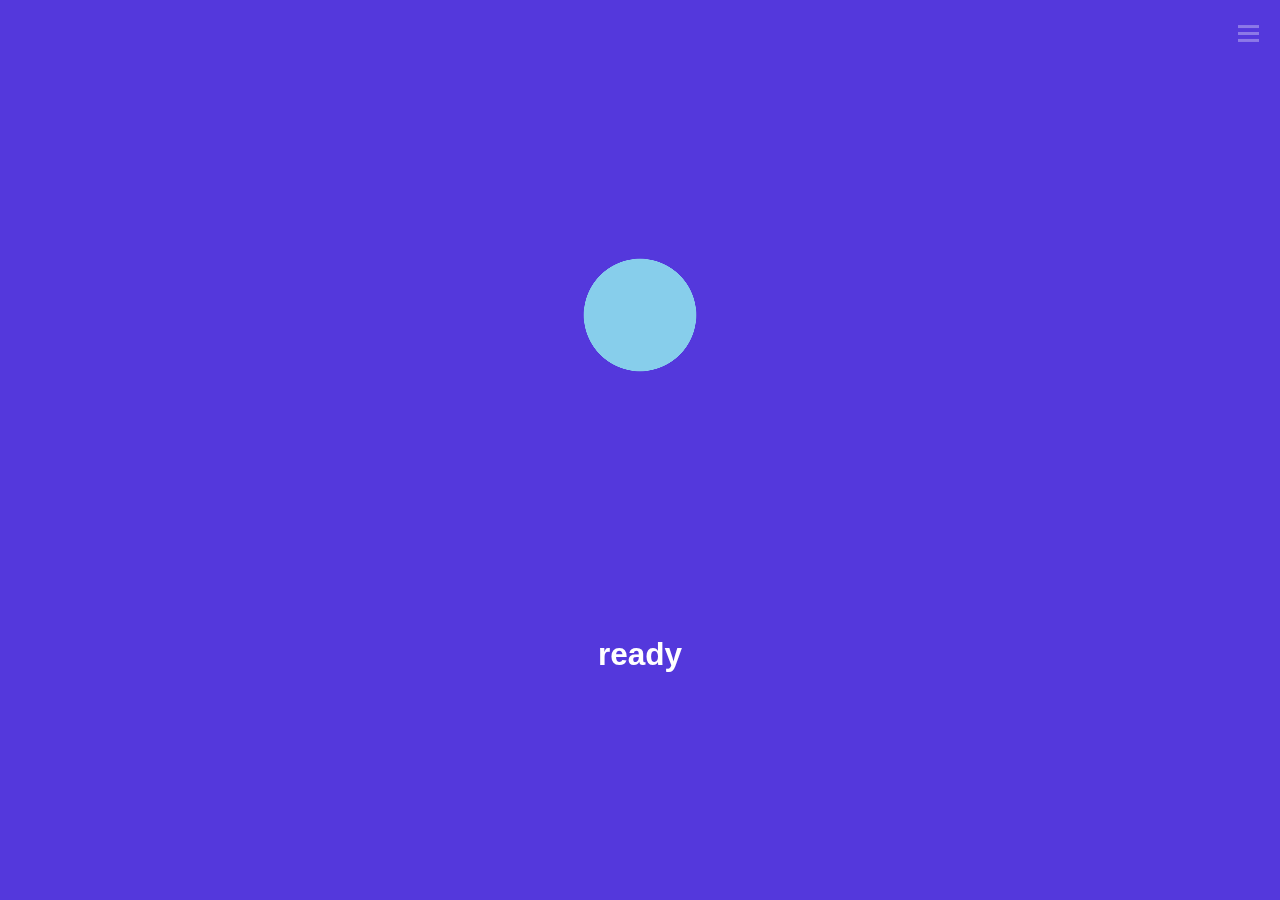
<file: WellBeing360/LetItBe-main/breathe.html>
<!DOCTYPE html>
<html>

<head>
    <!-- Global site tag (gtag.js) - Google Analytics -->
    <script async src="https://www.googletagmanager.com/gtag/js?id=UA-123790385-1"></script>
    <script>
        window.dataLayer = window.dataLayer || [];

        function gtag() { dataLayer.push(arguments); }
        gtag('js', new Date());

        gtag('config', 'UA-123790385-1');
    </script>

    <meta name="viewport" content="width=device-width, initial-scale=1.0, minimum-scale=1.0, maximum-scale=1.0, user-scalable=no, minimal-ui">
    <meta charset="UTF-8">
    <link rel="stylesheet" href="css/breathing.css" type="text/css" />
    <link rel="shortcut icon" href="images/logo.png"/>
    <title>LetItBe</title>
</head>

<body>
    <a id="sidebar-toggle" tabindex="0"><span></span></a>
    <main id="main">
        <div id="sidebar">
            <div></div>
            <ul>
                <li>
                    <table>
                        <tr>
                            <td><input type="text" name="word" value="inhale"/></td>
                            <td><input type="number" name="time" min="2" max="10" value="4"></td>
                        </tr>
                        <tr>
                            <td><input type="text" name="word" value="hold"/></td>
                            <td><input type="number" name="time" min="0" max="10" value="4"></td>
                        </tr>
                        <tr>
                            <td><input type="text" name="word" value="exhale"/></td>
                            <td><input type="number" name="time" min="2" max="10" value="4"></td>
                        </tr>
                        <tr>
                            <td><input type="text" name="word" value="pause"/></td>
                            <td><input type="number" name="time" min="0" max="10" value="4"></td>
                        </tr>
                        <tr>
                            <td><input type="button" value="reset" name="reset" onclick="resetSettings()"/></td>
                            <td><input type="button" value="save" name="save" onclick="saveSettings()"/></td>
                        </tr>
                    </table>
                </li>
               
              </ul>
        </div>
        <div id="main-view">
            <div id="circle">
                <svg viewBox="0 0 100 100" xmlns="http://www.w3.org/2000/svg">
                    <circle cx="50" cy="50" r="50"/>
                </svg>
            </div>
            <h2 id="text">ready</h2>
        </div>

    </main>
   
    <script type="text/javascript" src="js/breathing.js"></script>
</body>

</html>
</file>
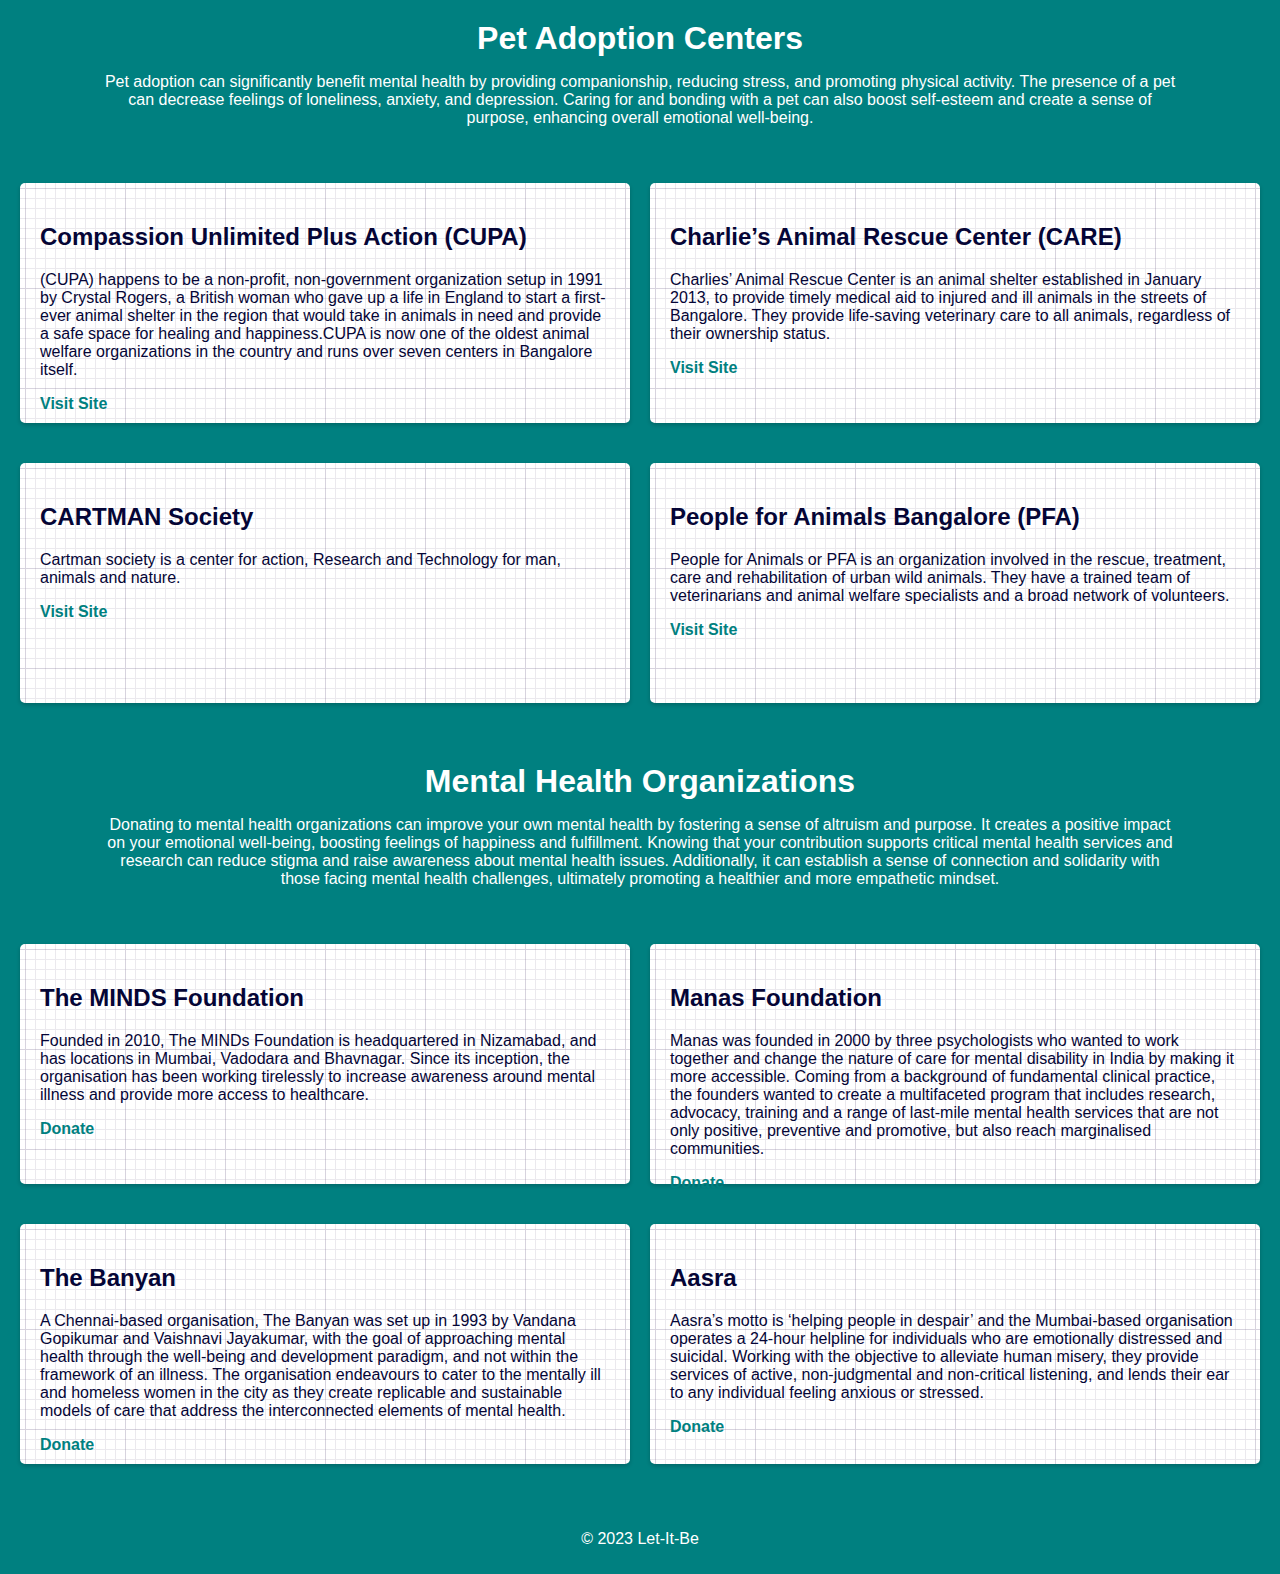
<file: WellBeing360/LetItBe-main/donate.html>
<!DOCTYPE html>
<html lang="en">
<head>
  <meta charset="UTF-8">
  <meta name="viewport" content="width=device-width, initial-scale=1.0">
  <link rel="shortcut icon" href="images/logo.png"/>
  <title>LetItBe</title>
  
  <link rel="stylesheet" href="donate.css">
</head>
<body>

  <header>
    <h1>Pet Adoption Centers</h1>
    <p>Pet adoption can significantly benefit mental health by providing companionship, reducing stress, and promoting physical activity. The presence of a pet can decrease feelings of loneliness, anxiety, and depression. Caring for and bonding with a pet can also boost self-esteem and create a sense of purpose, enhancing overall emotional well-being.</p>
  </header>

  <main class="grids1">
    <section class="organization">
      <div class="box">
        <h2>Compassion Unlimited Plus Action (CUPA)</h2>
        <p>(CUPA) happens to be a non-profit, non-government organization setup in 1991 by Crystal Rogers, a British woman who gave up a life in England to start a first-ever animal shelter in the region that would take in animals in need and provide a safe space for healing and happiness.CUPA is now one of the oldest animal welfare organizations in the country and runs over seven centers in Bangalore itself.</p>
        <a href="https://cupabangalore.org/" target="_blank">Visit Site</a>
      </div>
    </section>

      <section class="organization">
        <div class="box">
          <h2>Charlie’s Animal Rescue Center (CARE)</h2>
          <p>
            Charlies’ Animal Rescue Center is an animal shelter established in January 2013, to provide timely medical aid to injured and ill animals in the streets of Bangalore. They provide life-saving veterinary care to all animals, regardless of their ownership status. </p>
          <a href="https://charlies-care.com/" target="_blank">Visit Site</a>
        </div>
      </section>

        <section class="organization">
          <div class="box">
            <h2>CARTMAN Society</h2>
            <p>
              Cartman society is a center for action, Research and Technology for man, animals and nature. </p>
            <a href="https://cartmansociety.weebly.com/" target="_blank">Visit Site</a>
          </div>
        </section>

          <section class="organization">
            <div class="box">
              <h2>People for Animals Bangalore (PFA)</h2>
              <p>
                People for Animals or PFA is an organization involved in the rescue, treatment, care and rehabilitation of urban wild animals. They have a trained team of veterinarians and animal welfare specialists and a broad network of volunteers. </p>
              <a href="https://peopleforanimalsbangalore.org/" target="_blank">Visit Site</a>
            </div>
          </section>

  </main>

  <header>
    <h1>Mental Health Organizations</h1>
    <p>Donating to mental health organizations can improve your own mental health by fostering a sense of altruism and purpose. It creates a positive impact on your emotional well-being, boosting feelings of happiness and fulfillment. Knowing that your contribution supports critical mental health services and research can reduce stigma and raise awareness about mental health issues. Additionally, it can establish a sense of connection and solidarity with those facing mental health challenges, ultimately promoting a healthier and more empathetic mindset.</p>
  </header>
  
  <main class="grids2">
    <section class="organization">
      <div class="box">
        <h2>The MINDS Foundation</h2>
        <p>Founded in 2010, The MINDs Foundation is headquartered in Nizamabad, and has locations in Mumbai, Vadodara and Bhavnagar. Since its inception, the organisation has been working tirelessly to increase awareness around mental illness and provide more access to healthcare.</p>
        <a href="https://www.mindsfoundation.org/donate" target="_blank">Donate</a>
      </div>
    </section>

    <section class="organization">
      <div class="box">
        <h2>Manas Foundation</h2>
        <p>Manas was founded in 2000 by three psychologists who wanted to work together and change the nature of care for mental disability in India by making it more accessible. Coming from a background of fundamental clinical practice, the founders wanted to create a multifaceted program that includes research, advocacy, training and a range of last-mile mental health services that are not only positive, preventive and promotive, but also reach marginalised communities.</p>
        <a href="https://manas.org.in/donate/" target="_blank">Donate</a>
      </div>
    </section>

    <section class="organization">
        <div class="box">
          <h2>The Banyan</h2>
          <p>A Chennai-based organisation, The Banyan was set up in 1993 by Vandana Gopikumar and Vaishnavi Jayakumar, with the goal of approaching mental health through the well-being and development paradigm, and not within the framework of an illness. The organisation endeavours to cater to the mentally ill and homeless women in the city as they create replicable and sustainable models of care that address the interconnected elements of mental health.</p>
          <a href="https://thebanyan.org/donate/" target="_blank">Donate</a>
        </div>
      </section>

      <section class="organization">
        <div class="box">
          <h2>Aasra</h2>
          <p>Aasra’s motto is ‘helping people in despair’ and the Mumbai-based organisation operates a 24-hour helpline for individuals who are emotionally distressed and suicidal. Working with the objective to alleviate human misery, they provide services of active, non-judgmental and non-critical listening, and lends their ear to any individual feeling anxious or stressed.</p>
          <a href="http://www.aasra.info/donate.html" target="_blank">Donate</a>
        </div>
      </section>


  </main>

  <footer>
    <p>&copy; 2023 Let-It-Be</p>
  </footer>
</body>
</html>
</file>
<file: WellBeing360/css/style.css>
@import url('https://fonts.googleapis.com/css2?family=Nunito:ital,wght@0,200;0,300;0,400;0,600;0,700;1,200;1,300&display=swap');

:root{
    --main-color:#ff158a;
    --black:rgb(70, 70, 70);
    --light-color:#777;
    --bg: radial-gradient(circle, #25ff99, #00f1d6, #00dcff, #00c3ff, #5fa6f8);
    --border:.1rem solid rgba(0,0,0,.1);
    --box-shadow:0 .5rem 1.5rem rgba(0,0,0,.1);
}

*{
    font-family: 'Nunito', sans-serif;
    margin:0; padding:0;
    box-sizing: border-box;
    outline: none; border:none;
    text-decoration: none;
    text-transform: capitalize;
    transition: all .3s ease-out;
}

html{
    font-size: 62.5%;
    scroll-behavior: smooth;
    scroll-padding-top: 9rem;
    overflow-x: hidden;
}


section{
    padding:2rem 9%;
}

.heading{
    text-align: center;
    padding-bottom: 3rem;
    font-size: 4rem;
    color:var(--black);
    padding-bottom: 3rem;
}

.heading span{
    color:var(--main-color);
    border-radius: .5rem;
    background: #46e3ff;
    padding:0 1.5rem;
}

.btn{
    margin-top: 1rem;
    display: inline-block;
    padding:.8rem 3rem;
    font-size: 1.7rem;
    cursor: pointer;
    color:rgb(255, 255, 255);
    background:var(--main-color);
    border-radius: .5rem;
    box-shadow: var(--box-shadow);
    position: relative;
    z-index: 0;
    overflow:hidden;
}

.btn::before{
    content: '';
    position: absolute;
    top:0; right:0;
    height: 100%;
    width:0%;
    background:var(--black);
    z-index: -1;
    transition: .2s ease-out;
}

.btn:hover::before{
    left:0;
    width:100%;
}
.colour{
    color:#e85454e5; 
}

.header{
    position: fixed;
    top:0; left:0; right: 0;
    z-index: 1000;
    background: rgb(224, 230, 67);
    box-shadow: var(--box-shadow);
    display: flex;
    align-items: center;
    justify-content: space-between;
    padding:2rem 9%;
}

.header .logo{
    font-size: 2.5rem;
    color:var(--black);
    font-weight: bolder;
}

.header .navbar a{
    font-size: 1.7rem;
    color: var(--light-color);
    margin-left: 2rem;
}

.header .navbar a:hover{
    color:var(--main-color);
}

#menu-btn{
    cursor: pointer;
    font-size: 2.5rem;
    padding:1rem 1.3rem;
    border-radius: .5rem;
    color: var(--main-color);
    background: var(--bg);
    display: none;
}

#menu-btn:hover{
    color: #fff;
    background: var(--main-color);
}

.home{
    display: flex;
    align-items: center;
    flex-wrap: wrap;
    gap:1.5rem;
    padding: 15rem;
    background: var(--bg);
    position: relative;
}

.home .content{
    flex:1 1 45rem;
}

.home .image{
    flex:1 1 45rem;

}

.home .image img{
    width: 100%;
}

.home .content h3{
    font-size: 3.5rem;
    color:var(--black);
    line-height: 1.8;
}

.home .content p{
    font-size: 1.7rem;
    color:var(--light-color);
    line-height: 1.8;
    padding:1rem 0;
}

.home .cloud{
    position: absolute;
    bottom: 0; right: 0; left: 0;
    height: 18rem;
    background-size: 250rem 18rem;
    background:url(../images/cloud.png) repeat-x;
    animation: cloud 10s linear infinite;
}

@keyframes cloud{
    0%{
        background-position-x: 0rem;
    }
    100%{
        background-position-x: -250rem;
    }
}

.home .cloud-1{
    opacity: .5;
    height:20rem;
    background-size: 250rem 20rem;
    animation-direction: reverse;
    animation-duration: 15s;
}


.about .row{
    display: flex;
    align-items: center;
    flex-wrap: wrap;
    gap:1.5rem;
}

.about .row .image{
    flex:1 1 45rem;
    padding: 2rem;
}

.about .row .image img{
    width: 100%;
}

.about .row .content{
    flex:1 1 45rem;
}

.about .row .content .title{
    font-size:3rem;
    color:var(--black);
}

.about .row .content p{
    font-size:1.5rem;
    color:var(--light-color);
    line-height: 1.8;
    padding: 1rem 0;
}

.about .row .content .icons-container{
    display: flex;
    flex-wrap: wrap;
    gap:1rem;
    padding-top: 2rem;
}

.about .row .content .icons-container .icons{
    flex:1 1 15rem;
    border-radius: .5rem;
    border:var(--border);
    padding:1.5rem;
    text-align: center;
}

.about .row .content .icons-container .icons i{
    border-radius: 50%;
    background: var(--bg);
    color:var(--main-color);
    height: 5rem;
    width: 5rem;
    line-height: 5rem;
    font-size: 2rem;
}

.about .row .content .icons-container .icons h3{
    color:var(--light-color);
    font-size: 1.6rem;
    padding-top: 1rem;
}

.review .box-container{
    display:grid;
    grid-template-columns: repeat(auto-fit, minmax(30rem, 1fr));
    gap:1.5rem;
}

.review .box-container .box{
    padding: 2rem;
    border-radius: .5rem;
    border:var(--border);
    box-shadow: var(--box-shadow);
}

.review .box-container .box .user{
    display: flex;
    align-items: center;
    padding-bottom: 1rem;
}

.review .box-container .box .user img{
    height: 7rem;
    width: 7rem;
    border-radius: 50%;
    margin-right: 1rem;
}

.review .box-container .box .user h3{
    font-size: 2.2rem;
    color: var(--black);
    padding-bottom: .5rem;
}

.review .box-container .box .user .stars i{
    font-size: 1.5rem;
    color: var(--main-color);
}

.review .box-container .box .fa-quote-right{
    margin-left: auto;
    font-size: 5rem;
    color:var(--bg);
}

.review .box-container .box p{
    padding-top: 1rem;
    font-size: 1.6rem;
    line-height: 1.8;
    color: var(--light-color);
    font-style: italic;
}

.contact .icons-container{
    display:grid;
    grid-template-columns: repeat(auto-fit, minmax(30rem, 1fr));
    gap:1.5rem;
}

.contact .icons-container .icons{
    padding: 2.5rem;
    text-align: center;
    border: var(--border);
    border-radius: .5rem;
    box-shadow: var(--box-shadow);
}

.contact .icons-container .icons i{
    height: 6rem;
    width: 6rem;
    line-height: 6rem;
    font-size: 2.5rem;
    color:var(--main-color);
    background: var(--bg);
    border-radius: 50%;
}

.contact .icons-container .icons h3{
    color:var(--black);
    padding: 1rem 0;
    font-size: 2.5rem;
}

.contact .icons-container .icons p{
    color:var(--light-color);
    line-height: 1.8;
    font-size: 1.5rem;
}

.about,
.contact,
.review{
    background-color: #fff0fac9;
}

.footer{
    background: var(--bg);
    padding-bottom: 9rem;
}

.footer .box-container{
    display:grid;
    grid-template-columns: repeat(auto-fit, minmax(23rem, 1fr));
    gap:1.5rem;
}

.footer .box-container .box h3{
    font-size: 2.5rem;
    padding:1rem 0;
    color:var(--black);
}


.footer .box-container .box a{
    display: block;
    font-size: 1.5rem;
    padding:1rem 0;
    color:var(--light-color);
}

.footer .box-container .box a i{
    padding-right: .5rem;
    color:var(--main-color);
}

.footer .box-container .box a:hover i{
    padding-right: 2rem;
}

.footer .credit{
    color: var(--black);
    text-align: center;
    padding:1rem;
    margin-top: 2rem;
    padding-top: 2rem;
    font-size: 2rem;
}

.footer .credit span{
    color:var(--main-color);
}













/* media queries  */
@media (max-width:991px){

    html{
        font-size: 55%;
    }

    .header{
        padding:2rem;
    }

    section{
        padding:2rem;
    }

}

@media (max-width:768px){

    #menu-btn{
        display: initial;
    }

    .header .navbar{
        position: absolute;
        top:115%; right: 2rem;
        background:rgb(255, 255, 255) !important  ;
        box-shadow: var(--box-shadow);
        border:var(--border);
        border-radius: .5rem;
        width: 30rem;
        transform: scale(0);
        transform-origin: top right;
        opacity: 0;
    }

    .header .navbar.active{        
        transform: scale(1);
        opacity: 1;
    }

    .header .navbar a{
        font-size: 2rem;
        display: block;
        padding:1rem;
        margin: 1rem;
        border-radius: .5rem;
    }

    .header .navbar a:hover{
        background: var(--bg);
    }

    .home .content{
        text-align: center;
    }

}

@media (max-width:450px){

    html{
        font-size: 50%;
    }

}
</file>
<file: WellBeing360/Chirag-main/assets/css/default.css>
/* Deafult Margin & Padding */
/*-- Margin Top --*/
.mt-5 {
	margin-top: 5px;
}
.mt-10 {
	margin-top: 10px;
}
.mt-15 {
	margin-top: 15px;
}
.mt-20 {
	margin-top: 20px;
}
.mt-25 {
	margin-top: 25px;
}
.mt-30 {
	margin-top: 30px;
}
.mt-35 {
	margin-top: 35px;
}
.mt-40 {
	margin-top: 40px;
}
.mt-45 {
	margin-top: 45px;
}
.mt-50 {
	margin-top: 50px;
}
.mt-55 {
	margin-top: 55px;
}
.mt-60 {
	margin-top: 60px;
}
.mt-65 {
	margin-top: 65px;
}
.mt-70 {
	margin-top: 70px;
}
.mt-75 {
	margin-top: 75px;
}
.mt-80 {
	margin-top: 80px;
}
.mt-85 {
	margin-top: 85px;
}
.mt-90 {
	margin-top: 90px;
}
.mt-95 {
	margin-top: 95px;
}
.mt-100 {
	margin-top: 100px;
}
.mt-105 {
	margin-top: 105px;
}
.mt-110 {
	margin-top: 110px;
}
.mt-115 {
	margin-top: 115px;
}
.mt-120 {
	margin-top: 120px;
}
.mt-125 {
	margin-top: 125px;
}
.mt-130 {
	margin-top: 130px;
}
.mt-135 {
	margin-top: 135px;
}
.mt-140 {
	margin-top: 140px;
}
.mt-145 {
	margin-top: 145px;
}
.mt-150 {
	margin-top: 150px;
}
.mt-155 {
	margin-top: 155px;
}
.mt-160 {
	margin-top: 160px;
}
.mt-165 {
	margin-top: 165px;
}
.mt-170 {
	margin-top: 170px;
}
.mt-175 {
	margin-top: 175px;
}
.mt-180 {
	margin-top: 180px;
}
.mt-185 {
	margin-top: 185px;
}
.mt-190 {
	margin-top: 190px;
}
.mt-195 {
	margin-top: 195px;
}
.mt-200 {
	margin-top: 200px;
}
/*-- Margin Bottom --*/

.mb-5 {
	margin-bottom: 5px;
}
.mb-10 {
	margin-bottom: 10px;
}
.mb-15 {
	margin-bottom: 15px;
}
.mb-20 {
	margin-bottom: 20px;
}
.mb-25 {
	margin-bottom: 25px;
}
.mb-30 {
	margin-bottom: 30px;
}
.mb-35 {
	margin-bottom: 35px;
}
.mb-40 {
	margin-bottom: 40px;
}
.mb-45 {
	margin-bottom: 45px;
}
.mb-50 {
	margin-bottom: 50px;
}
.mb-55 {
	margin-bottom: 55px;
}
.mb-60 {
	margin-bottom: 60px;
}
.mb-65 {
	margin-bottom: 65px;
}
.mb-70 {
	margin-bottom: 70px;
}
.mb-75 {
	margin-bottom: 75px;
}
.mb-80 {
	margin-bottom: 80px;
}
.mb-85 {
	margin-bottom: 85px;
}
.mb-90 {
	margin-bottom: 90px;
}
.mb-95 {
	margin-bottom: 95px;
}
.mb-100 {
	margin-bottom: 100px;
}
.mb-105 {
	margin-bottom: 105px;
}
.mb-110 {
	margin-bottom: 110px;
}
.mb-115 {
	margin-bottom: 115px;
}
.mb-120 {
	margin-bottom: 120px;
}
.mb-125 {
	margin-bottom: 125px;
}
.mb-130 {
	margin-bottom: 130px;
}
.mb-135 {
	margin-bottom: 135px;
}
.mb-140 {
	margin-bottom: 140px;
}
.mb-145 {
	margin-bottom: 145px;
}
.mb-150 {
	margin-bottom: 150px;
}
.mb-155 {
	margin-bottom: 155px;
}
.mb-160 {
	margin-bottom: 160px;
}
.mb-165 {
	margin-bottom: 165px;
}
.mb-170 {
	margin-bottom: 170px;
}
.mb-175 {
	margin-bottom: 175px;
}
.mb-180 {
	margin-bottom: 180px;
}
.mb-185 {
	margin-bottom: 185px;
}
.mb-190 {
	margin-bottom: 190px;
}
.mb-195 {
	margin-bottom: 195px;
}
.mb-200 {
	margin-bottom: 200px;
}
/*-- margin left --*/
.ml-5 {
	margin-left: 5px;
}
.ml-10 {
	margin-left: 10px;
}
.ml-15 {
	margin-left: 15px;
}
.ml-20 {
	margin-left: 20px;
}
.ml-25 {
	margin-left: 25px;
}
.ml-30 {
	margin-left: 30px;
}
.ml-35 {
	margin-left: 35px;
}
.ml-40 {
	margin-left: 40px;
}
.ml-45 {
	margin-left: 45px;
}
.ml-50 {
	margin-left: 50px;
}
.ml-55 {
	margin-left: 55px;
}
.ml-60 {
	margin-left: 60px;
}
.ml-65 {
	margin-left: 65px;
}
.ml-70 {
	margin-left: 70px;
}
.ml-75 {
	margin-left: 75px;
}
.ml-80 {
	margin-left: 80px;
}
.ml-85 {
	margin-left: 85px;
}
.ml-90 {
	margin-left: 90px;
}
.ml-95 {
	margin-left: 95px;
}
.ml-100 {
	margin-left: 100px;
}
.ml-105 {
	margin-left: 105px;
}
.ml-110 {
	margin-left: 110px;
}
.ml-115 {
	margin-left: 115px;
}
.ml-120 {
	margin-left: 120px;
}
.ml-125 {
	margin-left: 125px;
}
.ml-130 {
	margin-left: 130px;
}
.ml-135 {
	margin-left: 135px;
}
.ml-140 {
	margin-left: 140px;
}
.ml-145 {
	margin-left: 145px;
}
.ml-150 {
	margin-left: 150px;
}
.ml-155 {
	margin-left: 155px;
}
.ml-160 {
	margin-left: 160px;
}
.ml-165 {
	margin-left: 165px;
}
.ml-170 {
	margin-left: 170px;
}
.ml-175 {
	margin-left: 175px;
}
.ml-180 {
	margin-left: 180px;
}
.ml-185 {
	margin-left: 185px;
}
.ml-190 {
	margin-left: 190px;
}
.ml-195 {
	margin-left: 195px;
}
.ml-200 {
	margin-left: 200px;
}
/*-- margin right --*/
.mr-5 {
	margin-right: 5px;
}
.mr-10 {
	margin-right: 10px;
}
.mr-15 {
	margin-right: 15px;
}
.mr-20 {
	margin-right: 20px;
}
.mr-25 {
	margin-right: 25px;
}
.mr-30 {
	margin-right: 30px;
}
.mr-35 {
	margin-right: 35px;
}
.mr-40 {
	margin-right: 40px;
}
.mr-45 {
	margin-right: 45px;
}
.mr-50 {
	margin-right: 50px;
}
.mr-55 {
	margin-right: 55px;
}
.mr-60 {
	margin-right: 60px;
}
.mr-65 {
	margin-right: 65px;
}
.mr-70 {
	margin-right: 70px;
}
.mr-75 {
	margin-right: 75px;
}
.mr-80 {
	margin-right: 80px;
}
.mr-85 {
	margin-right: 85px;
}
.mr-90 {
	margin-right: 90px;
}
.mr-95 {
	margin-right: 95px;
}
.mr-100 {
	margin-right: 100px;
}
.mr-105 {
	margin-right: 105px;
}
.mr-110 {
	margin-right: 110px;
}
.mr-115 {
	margin-right: 115px;
}
.mr-120 {
	margin-right: 120px;
}
.mr-125 {
	margin-right: 125px;
}
.mr-130 {
	margin-right: 130px;
}
.mr-135 {
	margin-right: 135px;
}
.mr-140 {
	margin-right: 140px;
}
.mr-145 {
	margin-right: 145px;
}
.mr-150 {
	margin-right: 150px;
}
.mr-155 {
	margin-right: 155px;
}
.mr-160 {
	margin-right: 160px;
}
.mr-165 {
	margin-right: 165px;
}
.mr-170 {
	margin-right: 170px;
}
.mr-175 {
	margin-right: 175px;
}
.mr-180 {
	margin-right: 180px;
}
.mr-185 {
	margin-right: 185px;
}
.mr-190 {
	margin-right: 190px;
}
.mr-195 {
	margin-right: 195px;
}
.mr-200 {
	margin-right: 200px;
}


/*-- Padding Top --*/

.pt-5 {
	padding-top: 5px;
}
.pt-10 {
	padding-top: 10px;
}
.pt-15 {
	padding-top: 15px;
}
.pt-20 {
	padding-top: 20px;
}
.pt-25 {
	padding-top: 25px;
}
.pt-30 {
	padding-top: 30px;
}
.pt-35 {
	padding-top: 35px;
}
.pt-40 {
	padding-top: 40px;
}
.pt-45 {
	padding-top: 45px;
}
.pt-50 {
	padding-top: 50px;
}
.pt-55 {
	padding-top: 55px;
}
.pt-60 {
	padding-top: 60px;
}
.pt-65 {
	padding-top: 65px;
}
.pt-70 {
	padding-top: 70px;
}
.pt-75 {
	padding-top: 75px;
}
.pt-80 {
	padding-top: 80px;
}
.pt-85 {
	padding-top: 85px;
}
.pt-90 {
	padding-top: 90px;
}
.pt-95 {
	padding-top: 95px;
}
.pt-100 {
	padding-top: 100px;
}
.pt-105 {
	padding-top: 105px;
}
.pt-110 {
	padding-top: 110px;
}
.pt-115 {
	padding-top: 115px;
}
.pt-120 {
	padding-top: 120px;
}
.pt-125 {
	padding-top: 125px;
}
.pt-130 {
	padding-top: 130px;
}
.pt-135 {
	padding-top: 135px;
}
.pt-140 {
	padding-top: 140px;
}
.pt-145 {
	padding-top: 145px;
}
.pt-150 {
	padding-top: 150px;
}
.pt-155 {
	padding-top: 155px;
}
.pt-160 {
	padding-top: 160px;
}
.pt-165 {
	padding-top: 165px;
}
.pt-170 {
	padding-top: 170px;
}
.pt-175 {
	padding-top: 175px;
}
.pt-180 {
	padding-top: 180px;
}
.pt-185 {
	padding-top: 185px;
}
.pt-190 {
	padding-top: 190px;
}
.pt-195 {
	padding-top: 195px;
}
.pt-200 {
	padding-top: 200px;
}
/*-- Padding Bottom --*/

.pb-5 {
	padding-bottom: 5px;
}
.pb-10 {
	padding-bottom: 10px;
}
.pb-15 {
	padding-bottom: 15px;
}
.pb-20 {
	padding-bottom: 20px;
}
.pb-25 {
	padding-bottom: 25px;
}
.pb-30 {
	padding-bottom: 30px;
}
.pb-35 {
	padding-bottom: 35px;
}
.pb-40 {
	padding-bottom: 40px;
}
.pb-45 {
	padding-bottom: 45px;
}
.pb-50 {
	padding-bottom: 50px;
}
.pb-55 {
	padding-bottom: 55px;
}
.pb-60 {
	padding-bottom: 60px;
}
.pb-65 {
	padding-bottom: 65px;
}
.pb-70 {
	padding-bottom: 70px;
}
.pb-75 {
	padding-bottom: 75px;
}
.pb-80 {
	padding-bottom: 80px;
}
.pb-85 {
	padding-bottom: 85px;
}
.pb-90 {
	padding-bottom: 90px;
}
.pb-95 {
	padding-bottom: 95px;
}
.pb-100 {
	padding-bottom: 100px;
}
.pb-105 {
	padding-bottom: 105px;
}
.pb-110 {
	padding-bottom: 110px;
}
.pb-115 {
	padding-bottom: 115px;
}
.pb-120 {
	padding-bottom: 120px;
}
.pb-125 {
	padding-bottom: 125px;
}
.pb-130 {
	padding-bottom: 130px;
}
.pb-135 {
	padding-bottom: 135px;
}
.pb-140 {
	padding-bottom: 140px;
}
.pb-145 {
	padding-bottom: 145px;
}
.pb-150 {
	padding-bottom: 150px;
}
.pb-155 {
	padding-bottom: 155px;
}
.pb-160 {
	padding-bottom: 160px;
}
.pb-165 {
	padding-bottom: 165px;
}
.pb-170 {
	padding-bottom: 170px;
}
.pb-175 {
	padding-bottom: 175px;
}
.pb-180 {
	padding-bottom: 180px;
}
.pb-185 {
	padding-bottom: 185px;
}
.pb-190 {
	padding-bottom: 190px;
}
.pb-195 {
	padding-bottom: 195px;
}
.pb-200 {
	padding-bottom: 200px;
}

/*-- Padding left --*/

.pl-0 {
	padding-left: 0px;
}
.pl-5 {
	padding-left: 5px;
}
.pl-10 {
	padding-left: 10px;
}
.pl-15 {
	padding-left: 15px;
}
.pl-20 {
	padding-left: 20px;
}
.pl-25 {
	padding-left: 25px;
}
.pl-30 {
	padding-left: 30px;
}
.pl-35 {
	padding-left: 35px;
}
.pl-40 {
	padding-left: 40px;
}
.pl-45 {
	padding-left: 45px;
}
.pl-50 {
	padding-left: 50px;
}
.pl-55 {
	padding-left: 55px;
}
.pl-60 {
	padding-left: 60px;
}
.pl-65 {
	padding-left: 65px;
}
.pl-70 {
	padding-left: 70px;
}
.pl-75 {
	padding-left: 75px;
}
.pl-80 {
	padding-left: 80px;
}
.pl-85 {
	padding-left: 85px;
}
.pl-90 {
	padding-left: 90px;
}
.pl-100 {
	padding-left: 100px;
}
.pl-105 {
	padding-left: 105px;
}
.pl-110 {
	padding-left: 110px;
}
.pl-115 {
	padding-left: 115px;
}
.pl-120 {
	padding-left: 120px;
}
.pl-125 {
	padding-left: 125px;
}
/*-- Padding right --*/

.pr-0 {
	padding-right: 0px;
}
.pr-5 {
	padding-right: 5px;
}
.pr-10 {
	padding-right: 10px;
}
.pr-15 {
	padding-right: 15px;
}
.pr-20 {
	padding-right: 20px;
}
.pr-25 {
	padding-right: 25px;
}
.pr-30 {
	padding-right: 30px;
}
.pr-35 {
	padding-right: 35px;
}
.pr-40 {
	padding-right: 40px;
}
.pr-45 {
	padding-right: 45px;
}
.pr-50 {
	padding-right: 50px;
}
.pr-55 {
	padding-right: 55px;
}
.pr-60 {
	padding-right: 60px;
}
.pr-65 {
	padding-right: 65px;
}
.pr-70 {
	padding-right: 70px;
}
.pr-75 {
	padding-right: 75px;
}
.pr-80 {
	padding-right: 80px;
}
.pr-85 {
	padding-right: 85px;
}
.pr-90 {
	padding-right: 90px;
}
.pr-95 {
	padding-right: 95px;
}
.pr-100 {
	padding-right: 100px;
}
.pr-105 {
	padding-right: 105px;
}
/* Background Color */

.gray-bg {
	background: #f6f6f6;
}
.white-bg {
	background: #fff;
}
.black-bg {
	background: #222;
}
/* Color */

.white {
	color: #fff;
}
.black {
	color: #222;
}
/* black overlay */

[data-overlay] {
	position: relative;
}
[data-overlay]::before {
	background: #000 none repeat scroll 0 0;
	content: "";
	height: 100%;
	left: 0;
	position: absolute;
	top: 0;
	width: 100%;
	z-index: 1;
}
[data-overlay="3"]::before {
	opacity: 0.3;
}
[data-overlay="4"]::before {
	opacity: 0.4;
}
[data-overlay="5"]::before {
	opacity: 0.5;
}
[data-overlay="6"]::before {
	opacity: 0.6;
}
[data-overlay="7"]::before {
	opacity: 0.7;
}
[data-overlay="8"]::before {
	opacity: 0.8;
}
[data-overlay="9"]::before {
	opacity: 0.9;
}
</file>
<file: WellBeing360/Chirag-main/assets/css/style.css>
/*-----------------------------------------------------------------------------------

    Template Name: Sass Landing Page,
    Template URI: site.com
    Description: Sass Landing Page,
    Author: Uideck
    Author URI: https://uideck.com/
    Support: https://uideck.com/support/
    Version: 1.0

-----------------------------------------------------------------------------------

    CSS INDEX
    ===================

    01.COMMON 
    02.HEADER
    03.BRAND
    04.SERVICES
    05.ABOUT
    06.VIDEO COUNTER
    07.TEAM
    08.TESTIMONIAL
    09.BLOG
    10.SUBSCRIBE
    11.FOOTER

-----------------------------------------------------------------------------------*/
/*===========================
     01.COMMON css 
===========================*/
@import url("https://fonts.googleapis.com/css?family=Poppins:400,700|Lato:300,400,700&display=swap");
body {
  font-family: "Lato", sans-serif;
  font-weight: normal;
  font-style: normal;
  color: #6A6972;
  overflow-x: hidden; }

* {
  margin: 0;
  padding: 0;
  -webkit-box-sizing: border-box;
  -moz-box-sizing: border-box;
  box-sizing: border-box; }

img {
  max-width: 100%; }

a:focus,
input:focus,
textarea:focus,
button:focus {
  text-decoration: none;
  outline: none; }

a:focus,
a:hover {
  text-decoration: none; }

i,
span,
a {
  display: inline-block; }

audio,
canvas,
iframe,
img,
svg,
video {
  vertical-align: middle; }

h1,
h2,
h3,
h4,
h5,
h6 {
  font-family: "Poppins", sans-serif;
  font-weight: 700;
  color: #2E2E2E;
  margin: 0px; }

h1 {
  font-size: 48px; }

h2 {
  font-size: 36px; }

h3 {
  font-size: 28px; }

h4 {
  font-size: 22px; }

h5 {
  font-size: 18px; }

h6 {
  font-size: 16px; }

ul, ol {
  margin: 0px;
  padding: 0px;
  list-style-type: none; }

p {
  font-size: 16px;
  font-weight: 400;
  line-height: 26px;
  color: #6A6972;
  margin: 0px; }

.bg_cover {
  background-position: center center;
  background-size: cover;
  background-repeat: no-repeat;
  width: 100%;
  height: 100%; }

/*===== All Slick Slide Outline Style =====*/
.slick-slide {
  outline: 0; }

/*===== All Button Style =====*/
.main-btn {
  display: inline-block;
  font-weight: 500;
  text-align: center;
  white-space: nowrap;
  vertical-align: middle;
  -webkit-user-select: none;
  -moz-user-select: none;
  -ms-user-select: none;
  user-select: none;
  padding: 0 25px;
  font-size: 16px;
  line-height: 48px;
  border-radius: 8px;
  border: 0;
  color: #fff;
  cursor: pointer;
  z-index: 5;
  -webkit-transition: all 0.4s ease-out 0s;
  -moz-transition: all 0.4s ease-out 0s;
  -ms-transition: all 0.4s ease-out 0s;
  -o-transition: all 0.4s ease-out 0s;
  transition: all 0.4s ease-out 0s;
  background: -webkit-linear-gradient(left, #33c8c1 0%, #119bd2 50%, #33c8c1 100%);
  background: -o-linear-gradient(left, #33c8c1 0%, #119bd2 50%, #33c8c1 100%);
  background: linear-gradient(to right, #33c8c1 0%, #119bd2 50%, #33c8c1 100%);
  background-size: 200%; }
  .main-btn:hover {
    color: #fff;
    background-position: right center; }

/*===== All SECTION TITLE Style =====*/
.section-title .line {
  background: -webkit-linear-gradient(#fe8464 0%, #fe6e9a 100%);
  background: -o-linear-gradient(#fe8464 0%, #fe6e9a 100%);
  background: linear-gradient(#fe8464 0%, #fe6e9a 100%);
  width: 150px;
  height: 5px;
  margin-bottom: 10px !important; }

.section-title .title {
  font-size: 38px;
  font-weight: 700;
  line-height: 42px; }
  @media (max-width: 767px) {
    .section-title .title {
      font-size: 20px; } }
  @media only screen and (min-width: 576px) and (max-width: 767px) {
    .section-title .title {
      font-size: 30px; } }
  .section-title .title span {
    font-weight: 400;
    display: contents; }

/*===== All Section Title Style =====*/
.section-title .sub-title {
  font-size: 18px;
  font-weight: 400;
  color: #361CC1;
  text-transform: uppercase; }
  @media (max-width: 767px) {
    .section-title .sub-title {
      font-size: 16px; } }

.section-title .title {
  font-size: 32px;
  padding-top: 10px; }
  @media only screen and (min-width: 992px) and (max-width: 1199px) {
    .section-title .title {
      font-size: 30px; } }
  @media (max-width: 767px) {
    .section-title .title {
      font-size: 24px; } }
  .section-title .title span {
    font-weight: 400;
    display: contents; }

/*===== All Slick Slide Outline Style =====*/
.slick-slide {
  outline: 0; }

/*===== All Preloader Style =====*/
.preloader {
  /* Body Overlay */
  position: fixed;
  top: 0;
  left: 0;
  display: table;
  height: 100%;
  width: 100%;
  /* Change Background Color */
  background: #fff;
  z-index: 99999; }
  .preloader .loader {
    display: table-cell;
    vertical-align: middle;
    text-align: center; }
    .preloader .loader .ytp-spinner {
      position: absolute;
      left: 50%;
      top: 50%;
      width: 64px;
      margin-left: -32px;
      z-index: 18;
      pointer-events: none; }
      .preloader .loader .ytp-spinner .ytp-spinner-container {
        pointer-events: none;
        position: absolute;
        width: 100%;
        padding-bottom: 100%;
        top: 50%;
        left: 50%;
        margin-top: -50%;
        margin-left: -50%;
        -webkit-animation: ytp-spinner-linspin 1568.23529647ms linear infinite;
        -moz-animation: ytp-spinner-linspin 1568.23529647ms linear infinite;
        -o-animation: ytp-spinner-linspin 1568.23529647ms linear infinite;
        animation: ytp-spinner-linspin 1568.23529647ms linear infinite; }
        .preloader .loader .ytp-spinner .ytp-spinner-container .ytp-spinner-rotator {
          position: absolute;
          width: 100%;
          height: 100%;
          -webkit-animation: ytp-spinner-easespin 5332ms cubic-bezier(0.4, 0, 0.2, 1) infinite both;
          -moz-animation: ytp-spinner-easespin 5332ms cubic-bezier(0.4, 0, 0.2, 1) infinite both;
          -o-animation: ytp-spinner-easespin 5332ms cubic-bezier(0.4, 0, 0.2, 1) infinite both;
          animation: ytp-spinner-easespin 5332ms cubic-bezier(0.4, 0, 0.2, 1) infinite both; }
          .preloader .loader .ytp-spinner .ytp-spinner-container .ytp-spinner-rotator .ytp-spinner-left {
            position: absolute;
            top: 0;
            left: 0;
            bottom: 0;
            overflow: hidden;
            right: 50%; }
          .preloader .loader .ytp-spinner .ytp-spinner-container .ytp-spinner-rotator .ytp-spinner-right {
            position: absolute;
            top: 0;
            right: 0;
            bottom: 0;
            overflow: hidden;
            left: 50%; }
    .preloader .loader .ytp-spinner-circle {
      box-sizing: border-box;
      position: absolute;
      width: 200%;
      height: 100%;
      border-style: solid;
      /* Spinner Color */
      border-color: #361CC1 #361CC1 #E1E1E1;
      border-radius: 50%;
      border-width: 6px; }
    .preloader .loader .ytp-spinner-left .ytp-spinner-circle {
      left: 0;
      right: -100%;
      border-right-color: #E1E1E1;
      -webkit-animation: ytp-spinner-left-spin 1333ms cubic-bezier(0.4, 0, 0.2, 1) infinite both;
      -moz-animation: ytp-spinner-left-spin 1333ms cubic-bezier(0.4, 0, 0.2, 1) infinite both;
      -o-animation: ytp-spinner-left-spin 1333ms cubic-bezier(0.4, 0, 0.2, 1) infinite both;
      animation: ytp-spinner-left-spin 1333ms cubic-bezier(0.4, 0, 0.2, 1) infinite both; }
    .preloader .loader .ytp-spinner-right .ytp-spinner-circle {
      left: -100%;
      right: 0;
      border-left-color: #E1E1E1;
      -webkit-animation: ytp-right-spin 1333ms cubic-bezier(0.4, 0, 0.2, 1) infinite both;
      -moz-animation: ytp-right-spin 1333ms cubic-bezier(0.4, 0, 0.2, 1) infinite both;
      -o-animation: ytp-right-spin 1333ms cubic-bezier(0.4, 0, 0.2, 1) infinite both;
      animation: ytp-right-spin 1333ms cubic-bezier(0.4, 0, 0.2, 1) infinite both; }

/* Preloader Animations */
@-webkit-keyframes ytp-spinner-linspin {
  to {
    -webkit-transform: rotate(360deg);
    -moz-transform: rotate(360deg);
    -ms-transform: rotate(360deg);
    -o-transform: rotate(360deg);
    transform: rotate(360deg); } }

@keyframes ytp-spinner-linspin {
  to {
    -webkit-transform: rotate(360deg);
    -moz-transform: rotate(360deg);
    -ms-transform: rotate(360deg);
    -o-transform: rotate(360deg);
    transform: rotate(360deg); } }

@-webkit-keyframes ytp-spinner-easespin {
  12.5% {
    -webkit-transform: rotate(135deg);
    -moz-transform: rotate(135deg);
    -ms-transform: rotate(135deg);
    -o-transform: rotate(135deg);
    transform: rotate(135deg); }
  25% {
    -webkit-transform: rotate(270deg);
    -moz-transform: rotate(270deg);
    -ms-transform: rotate(270deg);
    -o-transform: rotate(270deg);
    transform: rotate(270deg); }
  37.5% {
    -webkit-transform: rotate(405deg);
    -moz-transform: rotate(405deg);
    -ms-transform: rotate(405deg);
    -o-transform: rotate(405deg);
    transform: rotate(405deg); }
  50% {
    -webkit-transform: rotate(540deg);
    -moz-transform: rotate(540deg);
    -ms-transform: rotate(540deg);
    -o-transform: rotate(540deg);
    transform: rotate(540deg); }
  62.5% {
    -webkit-transform: rotate(675deg);
    -moz-transform: rotate(675deg);
    -ms-transform: rotate(675deg);
    -o-transform: rotate(675deg);
    transform: rotate(675deg); }
  75% {
    -webkit-transform: rotate(810deg);
    -moz-transform: rotate(810deg);
    -ms-transform: rotate(810deg);
    -o-transform: rotate(810deg);
    transform: rotate(810deg); }
  87.5% {
    -webkit-transform: rotate(945deg);
    -moz-transform: rotate(945deg);
    -ms-transform: rotate(945deg);
    -o-transform: rotate(945deg);
    transform: rotate(945deg); }
  to {
    -webkit-transform: rotate(1080deg);
    -moz-transform: rotate(1080deg);
    -ms-transform: rotate(1080deg);
    -o-transform: rotate(1080deg);
    transform: rotate(1080deg); } }

@keyframes ytp-spinner-easespin {
  12.5% {
    -webkit-transform: rotate(135deg);
    -moz-transform: rotate(135deg);
    -ms-transform: rotate(135deg);
    -o-transform: rotate(135deg);
    transform: rotate(135deg); }
  25% {
    -webkit-transform: rotate(270deg);
    -moz-transform: rotate(270deg);
    -ms-transform: rotate(270deg);
    -o-transform: rotate(270deg);
    transform: rotate(270deg); }
  37.5% {
    -webkit-transform: rotate(405deg);
    -moz-transform: rotate(405deg);
    -ms-transform: rotate(405deg);
    -o-transform: rotate(405deg);
    transform: rotate(405deg); }
  50% {
    -webkit-transform: rotate(540deg);
    -moz-transform: rotate(540deg);
    -ms-transform: rotate(540deg);
    -o-transform: rotate(540deg);
    transform: rotate(540deg); }
  62.5% {
    -webkit-transform: rotate(675deg);
    -moz-transform: rotate(675deg);
    -ms-transform: rotate(675deg);
    -o-transform: rotate(675deg);
    transform: rotate(675deg); }
  75% {
    -webkit-transform: rotate(810deg);
    -moz-transform: rotate(810deg);
    -ms-transform: rotate(810deg);
    -o-transform: rotate(810deg);
    transform: rotate(810deg); }
  87.5% {
    -webkit-transform: rotate(945deg);
    -moz-transform: rotate(945deg);
    -ms-transform: rotate(945deg);
    -o-transform: rotate(945deg);
    transform: rotate(945deg); }
  to {
    -webkit-transform: rotate(1080deg);
    -moz-transform: rotate(1080deg);
    -ms-transform: rotate(1080deg);
    -o-transform: rotate(1080deg);
    transform: rotate(1080deg); } }

@-webkit-keyframes ytp-spinner-left-spin {
  0% {
    -webkit-transform: rotate(130deg);
    -moz-transform: rotate(130deg);
    -ms-transform: rotate(130deg);
    -o-transform: rotate(130deg);
    transform: rotate(130deg); }
  50% {
    -webkit-transform: rotate(-5deg);
    -moz-transform: rotate(-5deg);
    -ms-transform: rotate(-5deg);
    -o-transform: rotate(-5deg);
    transform: rotate(-5deg); }
  to {
    -webkit-transform: rotate(130deg);
    -moz-transform: rotate(130deg);
    -ms-transform: rotate(130deg);
    -o-transform: rotate(130deg);
    transform: rotate(130deg); } }

@keyframes ytp-spinner-left-spin {
  0% {
    -webkit-transform: rotate(130deg);
    -moz-transform: rotate(130deg);
    -ms-transform: rotate(130deg);
    -o-transform: rotate(130deg);
    transform: rotate(130deg); }
  50% {
    -webkit-transform: rotate(-5deg);
    -moz-transform: rotate(-5deg);
    -ms-transform: rotate(-5deg);
    -o-transform: rotate(-5deg);
    transform: rotate(-5deg); }
  to {
    -webkit-transform: rotate(130deg);
    -moz-transform: rotate(130deg);
    -ms-transform: rotate(130deg);
    -o-transform: rotate(130deg);
    transform: rotate(130deg); } }

@-webkit-keyframes ytp-right-spin {
  0% {
    -webkit-transform: rotate(-130deg);
    -moz-transform: rotate(-130deg);
    -ms-transform: rotate(-130deg);
    -o-transform: rotate(-130deg);
    transform: rotate(-130deg); }
  50% {
    -webkit-transform: rotate(5deg);
    -moz-transform: rotate(5deg);
    -ms-transform: rotate(5deg);
    -o-transform: rotate(5deg);
    transform: rotate(5deg); }
  to {
    -webkit-transform: rotate(-130deg);
    -moz-transform: rotate(-130deg);
    -ms-transform: rotate(-130deg);
    -o-transform: rotate(-130deg);
    transform: rotate(-130deg); } }

@keyframes ytp-right-spin {
  0% {
    -webkit-transform: rotate(-130deg);
    -moz-transform: rotate(-130deg);
    -ms-transform: rotate(-130deg);
    -o-transform: rotate(-130deg);
    transform: rotate(-130deg); }
  50% {
    -webkit-transform: rotate(5deg);
    -moz-transform: rotate(5deg);
    -ms-transform: rotate(5deg);
    -o-transform: rotate(5deg);
    transform: rotate(5deg); }
  to {
    -webkit-transform: rotate(-130deg);
    -moz-transform: rotate(-130deg);
    -ms-transform: rotate(-130deg);
    -o-transform: rotate(-130deg);
    transform: rotate(-130deg); } }

/*===========================
      02.HEADER css 
===========================*/
/*===== NAVBAR =====*/
.navbar-area {
  position: absolute;
  top: 0;
  left: 0;
  width: 100%;
  z-index: 99;
  -webkit-transition: all 0.3s ease-out 0s;
  -moz-transition: all 0.3s ease-out 0s;
  -ms-transition: all 0.3s ease-out 0s;
  -o-transition: all 0.3s ease-out 0s;
  transition: all 0.3s ease-out 0s; }

.sticky {
  position: fixed;
  z-index: 99;
  background-color: #fff;
  -webkit-box-shadow: 0px 20px 50px 0px rgba(0, 0, 0, 0.05);
  -moz-box-shadow: 0px 20px 50px 0px rgba(0, 0, 0, 0.05);
  box-shadow: 0px 20px 50px 0px rgba(0, 0, 0, 0.05);
  -webkit-transition: all 0.3s ease-out 0s;
  -moz-transition: all 0.3s ease-out 0s;
  -ms-transition: all 0.3s ease-out 0s;
  -o-transition: all 0.3s ease-out 0s;
  transition: all 0.3s ease-out 0s; }
  .sticky .navbar {
    padding: 10px 0; }

.navbar {
  padding: 25px 0;
  border-radius: 5px;
  position: relative;
  -webkit-transition: all 0.3s ease-out 0s;
  -moz-transition: all 0.3s ease-out 0s;
  -ms-transition: all 0.3s ease-out 0s;
  -o-transition: all 0.3s ease-out 0s;
  transition: all 0.3s ease-out 0s; }

.navbar-brand {
  padding: 0; }

.navbar-toggler {
  padding: 0; }
  .navbar-toggler .toggler-icon {
    width: 30px;
    height: 2px;
    background-color: #fff;
    display: block;
    margin: 5px 0;
    position: relative;
    -webkit-transition: all 0.3s ease-out 0s;
    -moz-transition: all 0.3s ease-out 0s;
    -ms-transition: all 0.3s ease-out 0s;
    -o-transition: all 0.3s ease-out 0s;
    transition: all 0.3s ease-out 0s; }
  .navbar-toggler.active .toggler-icon:nth-of-type(1) {
    -webkit-transform: rotate(45deg);
    -moz-transform: rotate(45deg);
    -ms-transform: rotate(45deg);
    -o-transform: rotate(45deg);
    transform: rotate(45deg);
    top: 7px; }
  .navbar-toggler.active .toggler-icon:nth-of-type(2) {
    opacity: 0; }
  .navbar-toggler.active .toggler-icon:nth-of-type(3) {
    -webkit-transform: rotate(135deg);
    -moz-transform: rotate(135deg);
    -ms-transform: rotate(135deg);
    -o-transform: rotate(135deg);
    transform: rotate(135deg);
    top: -7px; }

@media only screen and (min-width: 768px) and (max-width: 991px) {
  .navbar-collapse {
    position: absolute;
    top: 100%;
    left: 0;
    width: 100%;
    background-color: #fff;
    z-index: 9;
    -webkit-box-shadow: 0px 15px 20px 0px rgba(0, 0, 0, 0.1);
    -moz-box-shadow: 0px 15px 20px 0px rgba(0, 0, 0, 0.1);
    box-shadow: 0px 15px 20px 0px rgba(0, 0, 0, 0.1);
    padding: 5px 12px; } }

@media (max-width: 767px) {
  .navbar-collapse {
    position: absolute;
    top: 100%;
    left: 0;
    width: 100%;
    background-color: #fff;
    z-index: 9;
    -webkit-box-shadow: 0px 15px 20px 0px rgba(0, 0, 0, 0.1);
    -moz-box-shadow: 0px 15px 20px 0px rgba(0, 0, 0, 0.1);
    box-shadow: 0px 15px 20px 0px rgba(0, 0, 0, 0.1);
    padding: 5px 12px; } }

.navbar-nav .nav-item {
  margin-right: 45px;
  position: relative; }
  @media only screen and (min-width: 992px) and (max-width: 1199px) {
    .navbar-nav .nav-item {
      margin-right: 30px; } }
  @media only screen and (min-width: 768px) and (max-width: 991px) {
    .navbar-nav .nav-item {
      margin: 0; } }
  @media (max-width: 767px) {
    .navbar-nav .nav-item {
      margin: 0; } }
  .navbar-nav .nav-item a {
    font-size: 16px;
    font-weight: 400;
    color: #fff;
    -webkit-transition: all 0.3s ease-out 0s;
    -moz-transition: all 0.3s ease-out 0s;
    -ms-transition: all 0.3s ease-out 0s;
    -o-transition: all 0.3s ease-out 0s;
    transition: all 0.3s ease-out 0s;
    padding: 10px 0;
    position: relative;
    font-family: "Poppins", sans-serif; }
    @media only screen and (min-width: 768px) and (max-width: 991px) {
      .navbar-nav .nav-item a {
        display: block;
        padding: 4px 0;
        color: #2E2E2E; } }
    @media (max-width: 767px) {
      .navbar-nav .nav-item a {
        display: block;
        padding: 4px 0;
        color: #2E2E2E; } }
  .navbar-nav .nav-item:hover .sub-menu {
    top: 100%;
    opacity: 1;
    visibility: visible; }
    @media only screen and (min-width: 768px) and (max-width: 991px) {
      .navbar-nav .nav-item:hover .sub-menu {
        top: 0; } }
    @media (max-width: 767px) {
      .navbar-nav .nav-item:hover .sub-menu {
        top: 0; } }
  .navbar-nav .nav-item .sub-menu {
    width: 200px;
    background-color: #fff;
    -webkit-box-shadow: 0px 0px 20px 0px rgba(0, 0, 0, 0.1);
    -moz-box-shadow: 0px 0px 20px 0px rgba(0, 0, 0, 0.1);
    box-shadow: 0px 0px 20px 0px rgba(0, 0, 0, 0.1);
    position: absolute;
    top: 110%;
    left: 0;
    opacity: 0;
    visibility: hidden;
    -webkit-transition: all 0.3s ease-out 0s;
    -moz-transition: all 0.3s ease-out 0s;
    -ms-transition: all 0.3s ease-out 0s;
    -o-transition: all 0.3s ease-out 0s;
    transition: all 0.3s ease-out 0s; }
    @media only screen and (min-width: 768px) and (max-width: 991px) {
      .navbar-nav .nav-item .sub-menu {
        position: relative;
        width: 100%;
        top: 0;
        display: none;
        opacity: 1;
        visibility: visible; } }
    @media (max-width: 767px) {
      .navbar-nav .nav-item .sub-menu {
        position: relative;
        width: 100%;
        top: 0;
        display: none;
        opacity: 1;
        visibility: visible; } }
    .navbar-nav .nav-item .sub-menu li {
      display: block; }
      .navbar-nav .nav-item .sub-menu li a {
        display: block;
        padding: 8px 20px;
        color: #2E2E2E; }
        .navbar-nav .nav-item .sub-menu li a.active, .navbar-nav .nav-item .sub-menu li a:hover {
          padding-left: 25px;
          color: #361CC1; }

.navbar-nav .sub-nav-toggler {
  display: none; }
  @media only screen and (min-width: 768px) and (max-width: 991px) {
    .navbar-nav .sub-nav-toggler {
      display: block;
      position: absolute;
      right: 0;
      top: 0;
      background: none;
      color: #2E2E2E;
      font-size: 18px;
      border: 0;
      width: 30px;
      height: 30px; } }
  @media (max-width: 767px) {
    .navbar-nav .sub-nav-toggler {
      display: block;
      position: absolute;
      right: 0;
      top: 0;
      background: none;
      color: #2E2E2E;
      font-size: 18px;
      border: 0;
      width: 30px;
      height: 30px; } }
  .navbar-nav .sub-nav-toggler span {
    width: 8px;
    height: 8px;
    border-left: 1px solid #2E2E2E;
    border-bottom: 1px solid #2E2E2E;
    -webkit-transform: rotate(-45deg);
    -moz-transform: rotate(-45deg);
    -ms-transform: rotate(-45deg);
    -o-transform: rotate(-45deg);
    transform: rotate(-45deg);
    position: relative;
    top: -5px; }

@media only screen and (min-width: 768px) and (max-width: 991px) {
  .navbar-btn {
    position: absolute;
    top: 50%;
    right: 50px;
    -webkit-transform: translateY(-50%);
    -moz-transform: translateY(-50%);
    -ms-transform: translateY(-50%);
    -o-transform: translateY(-50%);
    transform: translateY(-50%); } }

@media (max-width: 767px) {
  .navbar-btn {
    position: absolute;
    top: 50%;
    right: 50px;
    -webkit-transform: translateY(-50%);
    -moz-transform: translateY(-50%);
    -ms-transform: translateY(-50%);
    -o-transform: translateY(-50%);
    transform: translateY(-50%); } }

.navbar-btn .main-btn {
  height: 45px;
  line-height: 45px;
  background: -webkit-linear-gradient(left, #fe8464 0%, #fe6e9a 50%, #fe8464 100%);
  background: -o-linear-gradient(left, #fe8464 0%, #fe6e9a 50%, #fe8464 100%);
  background: linear-gradient(to right, #fe8464 0%, #fe6e9a 50%, #fe8464 100%);
  background-size: 200%; }
  .navbar-btn .main-btn:hover {
    color: #fff;
    background-position: right center; }

.sticky .navbar-toggler .toggler-icon {
  background-color: #2E2E2E; }

.sticky .navbar-nav .nav-item a {
  color: #2E2E2E; }

.sticky .navbar-nav .nav-item.active > a, .sticky .navbar-nav .nav-item:hover > a {
  color: #361CC1; }

/*===== HEADER HERO =====*/
.header-hero {
  position: relative;
  z-index: 5;
  background-position: bottom center; }

#particles-1 {
  position: absolute;
  top: 0;
  left: 0;
  width: 100%;
  height: 100%;
  z-index: -1; }

.header-hero-content {
  padding-top: 180px; }
  @media (max-width: 767px) {
    .header-hero-content {
      padding-top: 100px; } }
  .header-hero-content .header-sub-title {
    font-size: 38px;
    font-weight: 300;
    color: #fff; }
    @media (max-width: 767px) {
      .header-hero-content .header-sub-title {
        font-size: 24px; } }
    @media only screen and (min-width: 576px) and (max-width: 767px) {
      .header-hero-content .header-sub-title {
        font-size: 30px; } }
  .header-hero-content .header-title {
    font-size: 38px;
    font-weight: 700;
    color: #fff; }
    @media (max-width: 767px) {
      .header-hero-content .header-title {
        font-size: 24px; } }
    @media only screen and (min-width: 576px) and (max-width: 767px) {
      .header-hero-content .header-title {
        font-size: 30px; } }
  .header-hero-content .text {
    color: #fff;
    margin-top: 30px; }
  .header-hero-content .main-btn {
    margin-top: 40px; }

.header-hero-image {
  padding-top: 45px; }
  .header-hero-image img {
    max-width: 650px; }
    @media (max-width: 767px) {
      .header-hero-image img {
        max-width: 100%; } }
  @media (max-width: 767px) {
    .header-hero-image {
      padding-top: 30px; } }

/*===========================
      03.BRAND css 
===========================*/
@media (max-width: 767px) {
  .brand-logo {
    -ms-flex-wrap: wrap;
    flex-wrap: wrap; } }

.single-logo {
  padding: 0 30px; }
  @media only screen and (min-width: 768px) and (max-width: 991px) {
    .single-logo {
      padding: 0 15px; } }
  @media (max-width: 767px) {
    .single-logo {
      padding: 0 15px; } }
  @media (max-width: 767px) {
    .single-logo {
      width: 50%; } }
  @media only screen and (min-width: 576px) and (max-width: 767px) {
    .single-logo {
      width: 33.33%; } }
  .single-logo img {
    width: 100%;
    opacity: 0.5;
    -webkit-transition: all 0.3s ease-out 0s;
    -moz-transition: all 0.3s ease-out 0s;
    -ms-transition: all 0.3s ease-out 0s;
    -o-transition: all 0.3s ease-out 0s;
    transition: all 0.3s ease-out 0s; }
  .single-logo:hover img {
    opacity: 1; }

/*===========================
      04.SERVICES css 
===========================*/
.single-services {
  background-color: #fff;
  -webkit-box-shadow: 0px 5px 30px 0px rgba(167, 167, 167, 0.16);
  -moz-box-shadow: 0px 5px 30px 0px rgba(167, 167, 167, 0.16);
  box-shadow: 0px 5px 30px 0px rgba(167, 167, 167, 0.16);
  -webkit-transition: all 0.3s ease-out 0s;
  -moz-transition: all 0.3s ease-out 0s;
  -ms-transition: all 0.3s ease-out 0s;
  -o-transition: all 0.3s ease-out 0s;
  transition: all 0.3s ease-out 0s;
  padding: 50px 30px;
  border: 2px solid transparent;
  border-radius: 8px; }
  @media (max-width: 767px) {
    .single-services {
      padding: 20px 20px 30px; } }
  .single-services .services-icon {
    display: inline-block;
    position: relative; }
    .single-services .services-icon img {
      -webkit-transition: all 0.4s ease-out 0s;
      -moz-transition: all 0.4s ease-out 0s;
      -ms-transition: all 0.4s ease-out 0s;
      -o-transition: all 0.4s ease-out 0s;
      transition: all 0.4s ease-out 0s; }
    .single-services .services-icon .shape-1 {
      position: absolute;
      top: 50%;
      left: 50%;
      -webkit-transform: translate(-50%, -50%);
      -moz-transform: translate(-50%, -50%);
      -ms-transform: translate(-50%, -50%);
      -o-transform: translate(-50%, -50%);
      transform: translate(-50%, -50%); }
    .single-services .services-icon i {
      position: absolute;
      top: 50%;
      left: 50%;
      -webkit-transform: translate(-50%, -50%);
      -moz-transform: translate(-50%, -50%);
      -ms-transform: translate(-50%, -50%);
      -o-transform: translate(-50%, -50%);
      transform: translate(-50%, -50%);
      font-size: 34px;
      color: #fff; }
  .single-services .services-content .services-title a {
    font-size: 26px;
    font-weight: 700;
    color: #2E2E2E;
    -webkit-transition: all 0.3s ease-out 0s;
    -moz-transition: all 0.3s ease-out 0s;
    -ms-transition: all 0.3s ease-out 0s;
    -o-transition: all 0.3s ease-out 0s;
    transition: all 0.3s ease-out 0s; }
    @media only screen and (min-width: 992px) and (max-width: 1199px) {
      .single-services .services-content .services-title a {
        font-size: 24px; } }
    @media (max-width: 767px) {
      .single-services .services-content .services-title a {
        font-size: 20px; } }
    .single-services .services-content .services-title a:hover {
      color: #361CC1; }
  .single-services .services-content .text {
    margin-top: 30px; }
    @media (max-width: 767px) {
      .single-services .services-content .text {
        margin-top: 20px; } }
  .single-services .services-content .more {
    margin-top: 30px;
    font-size: 16px;
    font-weight: 400;
    color: #2E2E2E;
    -webkit-transition: all 0.3s ease-out 0s;
    -moz-transition: all 0.3s ease-out 0s;
    -ms-transition: all 0.3s ease-out 0s;
    -o-transition: all 0.3s ease-out 0s;
    transition: all 0.3s ease-out 0s; }
    .single-services .services-content .more i {
      margin-left: 10px; }
    .single-services .services-content .more:hover {
      color: #361CC1; }
  .single-services:hover {
    border-color: #FE7A7B; }
    .single-services:hover .services-icon .shape {
      -webkit-transform: rotate(25deg);
      -moz-transform: rotate(25deg);
      -ms-transform: rotate(25deg);
      -o-transform: rotate(25deg);
      transform: rotate(25deg); }

/*===========================
      05.ABOUT css 
===========================*/
.about-area {
  position: relative;
  z-index: 5; }

.about-shape-1 {
  position: absolute;
  top: 0;
  right: 0;
  width: 35%;
  height: 100%;
  z-index: -1; }
  .about-shape-1 img {
    width: 100%; }
  @media (max-width: 767px) {
    .about-shape-1 {
      display: none; } }

.about-shape-2 {
  position: absolute;
  top: 0;
  left: 0;
  width: 35%;
  height: 100%;
  z-index: -1; }
  .about-shape-2 img {
    width: 100%; }
  @media (max-width: 767px) {
    .about-shape-2 {
      display: none; } }

.about-content {
  max-width: 480px; }
  .about-content .text {
    margin-top: 15px; }
  .about-content .main-btn {
    background: -webkit-linear-gradient(left, #fe8464 0%, #fe6e9a 50%, #fe8464 100%);
    background: -o-linear-gradient(left, #fe8464 0%, #fe6e9a 50%, #fe8464 100%);
    background: linear-gradient(to right, #fe8464 0%, #fe6e9a 50%, #fe8464 100%);
    background-size: 200%;
    height: 50px;
    line-height: 50px;
    padding: 0 35px;
    margin-top: 40px; }
    .about-content .main-btn:hover {
      background-position: right center; }

/*===========================
    06.VIDEO COUNTER css 
===========================*/
.video-content {
  position: relative;
  padding-bottom: 30px; }
  .video-content .dots {
    position: absolute;
    left: -30px;
    bottom: 0; }

.video-wrapper {
  margin-right: 15px;
  position: relative;
  -webkit-box-shadow: 0px 13px 46px 0px rgba(113, 113, 113, 0.33);
  -moz-box-shadow: 0px 13px 46px 0px rgba(113, 113, 113, 0.33);
  box-shadow: 0px 13px 46px 0px rgba(113, 113, 113, 0.33);
  border-radius: 10px;
  overflow: hidden; }
  @media (max-width: 767px) {
    .video-wrapper {
      margin-right: 0; } }
  .video-wrapper .video-image img {
    width: 100%; }
  .video-wrapper .video-icon {
    position: absolute;
    top: 0;
    left: 0;
    width: 100%;
    height: 100%;
    background: -webkit-linear-gradient(left, rgba(54, 28, 193, 0.2) 0%, rgba(46, 130, 239, 0.2) 100%);
    background: -o-linear-gradient(left, rgba(54, 28, 193, 0.2) 0%, rgba(46, 130, 239, 0.2) 100%);
    background: linear-gradient(to right, rgba(54, 28, 193, 0.2) 0%, rgba(46, 130, 239, 0.2) 100%); }
    .video-wrapper .video-icon a {
      width: 55px;
      height: 55px;
      line-height: 55px;
      text-align: center;
      border-radius: 50%;
      background-color: #fff;
      color: #FE8464;
      position: absolute;
      top: 50%;
      left: 50%;
      -webkit-transform: translate(-50%, -50%);
      -moz-transform: translate(-50%, -50%);
      -ms-transform: translate(-50%, -50%);
      -o-transform: translate(-50%, -50%);
      transform: translate(-50%, -50%); }

.counter-wrapper {
  padding-left: 70px; }
  @media only screen and (min-width: 992px) and (max-width: 1199px) {
    .counter-wrapper {
      padding-left: 0; } }
  @media only screen and (min-width: 768px) and (max-width: 991px) {
    .counter-wrapper {
      padding-left: 0; } }
  @media (max-width: 767px) {
    .counter-wrapper {
      padding-left: 0; } }
  .counter-wrapper .counter-content .text {
    margin-top: 35px; }
  .counter-wrapper .single-counter {
    max-width: 155px;
    height: 120px;
    border-radius: 60px;
    position: relative;
    z-index: 5;
    margin-top: 60px; }
    @media (max-width: 767px) {
      .counter-wrapper .single-counter {
        max-width: 100px;
        height: 80px; } }
    @media only screen and (min-width: 576px) and (max-width: 767px) {
      .counter-wrapper .single-counter {
        max-width: 155px;
        height: 120px; } }
    .counter-wrapper .single-counter::before {
      position: absolute;
      content: '';
      width: 155px;
      height: 120px;
      border-radius: 60px;
      top: 0;
      left: 0;
      -webkit-transform: rotate(-45deg);
      -moz-transform: rotate(-45deg);
      -ms-transform: rotate(-45deg);
      -o-transform: rotate(-45deg);
      transform: rotate(-45deg);
      z-index: -1; }
      @media (max-width: 767px) {
        .counter-wrapper .single-counter::before {
          max-width: 100px;
          height: 80px; } }
      @media only screen and (min-width: 576px) and (max-width: 767px) {
        .counter-wrapper .single-counter::before {
          max-width: 155px;
          height: 120px; } }
    .counter-wrapper .single-counter.counter-color-1::before {
      background: -webkit-linear-gradient(#33c8c1 0%, #119bd2 100%);
      background: -o-linear-gradient(#33c8c1 0%, #119bd2 100%);
      background: linear-gradient(#33c8c1 0%, #119bd2 100%); }
    .counter-wrapper .single-counter.counter-color-2::before {
      background: -webkit-linear-gradient(#fe8464 0%, #fe6e9a 100%);
      background: -o-linear-gradient(#fe8464 0%, #fe6e9a 100%);
      background: linear-gradient(#fe8464 0%, #fe6e9a 100%); }
    .counter-wrapper .single-counter.counter-color-3::before {
      background: -webkit-linear-gradient(#361cc1 0%, #2e82ef 100%);
      background: -o-linear-gradient(#361cc1 0%, #2e82ef 100%);
      background: linear-gradient(#361cc1 0%, #2e82ef 100%); }
    .counter-wrapper .single-counter .count {
      font-size: 22px;
      font-weight: 700;
      color: #fff; }
      @media (max-width: 767px) {
        .counter-wrapper .single-counter .count {
          font-size: 18px; } }
      @media only screen and (min-width: 576px) and (max-width: 767px) {
        .counter-wrapper .single-counter .count {
          font-size: 22px; } }
    .counter-wrapper .single-counter .text {
      font-size: 16px;
      color: #fff; }
      @media (max-width: 767px) {
        .counter-wrapper .single-counter .text {
          font-size: 14px; } }
      @media only screen and (min-width: 576px) and (max-width: 767px) {
        .counter-wrapper .single-counter .text {
          font-size: 16px; } }

/*===========================
       07.TEAM css 
===========================*/
.single-team {
  -webkit-box-shadow: 0px 0px 30px 0px rgba(167, 167, 167, 0.16);
  -moz-box-shadow: 0px 0px 30px 0px rgba(167, 167, 167, 0.16);
  box-shadow: 0px 0px 30px 0px rgba(167, 167, 167, 0.16);
  overflow: hidden;
  border-radius: 10px; }
  .single-team .team-image {
    position: relative; }
    .single-team .team-image img {
      width: 100%; }
    .single-team .team-image .social {
      position: absolute;
      left: 0;
      right: 0;
      bottom: 25px; }
      .single-team .team-image .social ul {
        background-color: rgba(255, 255, 255, 0.23);
        display: inline-block;
        border-radius: 50px;
        padding: 0 13px;
        position: relative;
        z-index: 5;
        overflow: hidden; }
        .single-team .team-image .social ul::before {
          position: absolute;
          content: '';
          width: 100%;
          height: 100%;
          z-index: -1;
          top: 0;
          left: 0;
          background: -webkit-linear-gradient(#fe8464 0%, #fe6e9a 100%);
          background: -o-linear-gradient(#fe8464 0%, #fe6e9a 100%);
          background: linear-gradient(#fe8464 0%, #fe6e9a 100%);
          opacity: 0;
          visibility: hidden;
          -webkit-transition: all 0.3s ease-out 0s;
          -moz-transition: all 0.3s ease-out 0s;
          -ms-transition: all 0.3s ease-out 0s;
          -o-transition: all 0.3s ease-out 0s;
          transition: all 0.3s ease-out 0s; }
        .single-team .team-image .social ul li {
          display: inline-block; }
          .single-team .team-image .social ul li a {
            padding: 15px 13px;
            color: #fff; }
  .single-team .team-content {
    padding: 30px; }
    .single-team .team-content .holder-name a {
      font-size: 20px;
      font-weight: 700;
      color: #2E2E2E; }
    .single-team .team-content .text {
      margin-top: 5px; }
  .single-team:hover .team-image .social ul::before {
    opacity: 1;
    visibility: visible; }

/*===========================
     08.TESTIMONIAL css 
===========================*/
.single-testimonial {
  background-color: #fff;
  -webkit-box-shadow: 0px 0px 30px 0px rgba(167, 167, 167, 0.16);
  -moz-box-shadow: 0px 0px 30px 0px rgba(167, 167, 167, 0.16);
  box-shadow: 0px 0px 30px 0px rgba(167, 167, 167, 0.16);
  overflow: hidden;
  border-radius: 10px;
  padding: 25px 30px 5px;
  border-radius: 10px;
  border: 2px solid transparent;
  margin: 30px 0;
  -webkit-transition: all 0.3s ease-out 0s;
  -moz-transition: all 0.3s ease-out 0s;
  -ms-transition: all 0.3s ease-out 0s;
  -o-transition: all 0.3s ease-out 0s;
  transition: all 0.3s ease-out 0s; }
  @media (max-width: 767px) {
    .single-testimonial {
      padding: 20px 20px 5px; } }
  .single-testimonial .testimonial-review .quota i {
    font-size: 36px;
    color: #119BD2;
    -webkit-transition: all 0.3s ease-out 0s;
    -moz-transition: all 0.3s ease-out 0s;
    -ms-transition: all 0.3s ease-out 0s;
    -o-transition: all 0.3s ease-out 0s;
    transition: all 0.3s ease-out 0s; }
  .single-testimonial .testimonial-review .star ul li {
    display: inline-block;
    font-size: 16px;
    color: #FE806D; }
  .single-testimonial .testimonial-text {
    margin-top: 25px; }
  .single-testimonial .testimonial-author {
    margin-top: 30px; }
    .single-testimonial .testimonial-author .author-image {
      position: relative; }
      .single-testimonial .testimonial-author .author-image .author {
        position: absolute;
        top: 17px;
        left: 17px;
        width: 80px;
        height: 80px; }
    .single-testimonial .testimonial-author .author-content .holder-name {
      font-size: 18px;
      font-weight: 700;
      color: #2E2E2E; }
    .single-testimonial .testimonial-author .author-content .text {
      font-size: 15px; }
  .single-testimonial:hover {
    border-color: #FE7A7B; }
    .single-testimonial:hover .testimonial-review .quota i {
      color: #FE7A7B; }

.slick-center .single-testimonial {
  border-color: #FE7A7B; }
  .slick-center .single-testimonial .testimonial-review .quota i {
    color: #FE7A7B; }

.testimonial-active .slick-dots {
  margin: 0 auto; }
  .testimonial-active .slick-dots li {
    display: inline-block;
    margin: 0 4px; }
    .testimonial-active .slick-dots li button {
      width: 12px;
      height: 12px;
      border-radius: 50%;
      background: linear-gradient(180deg, #fe8464 0%, #fe6e9a 100%);
      border: 0;
      font-size: 0;
      opacity: 0.5;
      -webkit-transition: all 0.3s ease-out 0s;
      -moz-transition: all 0.3s ease-out 0s;
      -ms-transition: all 0.3s ease-out 0s;
      -o-transition: all 0.3s ease-out 0s;
      transition: all 0.3s ease-out 0s; }
    .testimonial-active .slick-dots li.slick-active button {
      opacity: 1;
      width: 15px;
      height: 15px; }

/*===========================
       09.BLOG  css 
===========================*/
.single-blog .blog-image img {
  border-radius: 10px;
  width: 100%; }

.single-blog .blog-content {
  padding-top: 25px; }
  .single-blog .blog-content .meta li {
    font-size: 16px;
    color: #6A6972;
    display: inline-block;
    margin-left: 50px; }
    .single-blog .blog-content .meta li:first-child {
      margin-left: 0; }
    .single-blog .blog-content .meta li a {
      color: #6A6972; }
  .single-blog .blog-content .text {
    font-size: 23px;
    font-weight: 400;
    line-height: 30px;
    color: #2E2E2E;
    margin-top: 15px; }
    @media (max-width: 767px) {
      .single-blog .blog-content .text {
        font-size: 20px;
        line-height: 30px; } }
  .single-blog .blog-content .more {
    font-size: 16px;
    color: #FE7E71;
    margin-top: 30px; }
    .single-blog .blog-content .more i {
      margin-left: 5px; }

/*===========================
       10.SUBSCRIBE  css 
===========================*/
.subscribe-area {
  padding: 40px 50px 90px;
  -webkit-box-shadow: 0px 0px 18px 0px rgba(50, 77, 215, 0.14);
  -moz-box-shadow: 0px 0px 18px 0px rgba(50, 77, 215, 0.14);
  box-shadow: 0px 0px 18px 0px rgba(50, 77, 215, 0.14);
  border-radius: 10px;
  background-color: #fff; }
  @media (max-width: 767px) {
    .subscribe-area {
      padding: 10px 30px 60px; } }

.subscribe-content .subscribe-title {
  font-size: 35px;
  font-weight: 700; }
  @media only screen and (min-width: 992px) and (max-width: 1199px) {
    .subscribe-content .subscribe-title {
      font-size: 30px; } }
  @media (max-width: 767px) {
    .subscribe-content .subscribe-title {
      font-size: 24px; } }
  .subscribe-content .subscribe-title span {
    font-weight: 400; }

.subscribe-form {
  position: relative; }
  .subscribe-form input {
    border: 2px solid #E1E1E1;
    height: 65px;
    padding: 0 30px;
    border-radius: 5px;
    width: 100%;
    color: #2E2E2E; }
    .subscribe-form input::placeholder {
      opacity: 1;
      color: #B9B9B9; }
    .subscribe-form input::-moz-placeholder {
      opacity: 1;
      color: #B9B9B9; }
    .subscribe-form input::-moz-placeholder {
      opacity: 1;
      color: #B9B9B9; }
    .subscribe-form input::-webkit-input-placeholder {
      opacity: 1;
      color: #B9B9B9; }
    .subscribe-form input:focus {
      border-color: #361CC1; }
  .subscribe-form button {
    position: absolute;
    top: 0;
    right: 0;
    border-radius: 0;
    border-top-right-radius: 5px;
    border-bottom-right-radius: 5px;
    height: 65px;
    line-height: 65px;
    background: -webkit-linear-gradient(left, #fe8464 0%, #fe6e9a 50%, #fe8464 100%);
    background: -o-linear-gradient(left, #fe8464 0%, #fe6e9a 50%, #fe8464 100%);
    background: linear-gradient(to right, #fe8464 0%, #fe6e9a 50%, #fe8464 100%);
    background-size: 200%; }
    @media (max-width: 767px) {
      .subscribe-form button {
        position: relative;
        width: 100%;
        margin-top: 10px;
        border-radius: 5px; } }
    @media only screen and (min-width: 576px) and (max-width: 767px) {
      .subscribe-form button {
        position: absolute;
        width: auto;
        margin-top: 0;
        border-radius: 0;
        border-top-right-radius: 5px;
        border-bottom-right-radius: 5px; } }
    .subscribe-form button:hover {
      color: #fff;
      background-position: right center; }

/*===========================
       11.FOOTER  css 
===========================*/
.footer-area {
  background-position: top center;
  position: relative;
  z-index: 5; }

.footer-area::before {
  position: absolute;
  content: '';
  bottom: 0;
  left: 0;
  height: 100%;
  width: 100%;
  background-image: url(../images/footer-bg.svg);
  background-position: top center;
  z-index: -1;
  background-size: cover; }
  @media only screen and (min-width: 1921px) {
    .footer-area::before {
      height: 1120px; } }

#particles-2 {
  position: absolute;
  top: 0;
  left: 0;
  width: 100%;
  height: 100%;
  z-index: -1; }

.footer-widget {
  padding-top: 50px; }

.footer-about .logo img {
  width: 160px; }

.footer-about .text {
  color: #fff;
  line-height: 30px;
  margin-top: 30px; }

.footer-about .social {
  margin-top: 40px; }
  .footer-about .social li {
    display: inline-block;
    margin-right: 30px; }
    .footer-about .social li a {
      font-size: 22px;
      color: #fff;
      -webkit-transition: all 0.3s ease-out 0s;
      -moz-transition: all 0.3s ease-out 0s;
      -ms-transition: all 0.3s ease-out 0s;
      -o-transition: all 0.3s ease-out 0s;
      transition: all 0.3s ease-out 0s; }
      .footer-about .social li a:hover {
        color: #FE8464; }

.footer-title .title {
  font-size: 24px;
  font-weight: 700;
  color: #fff; }

.link-wrapper {
  padding: 0 35px; }
  @media (max-width: 767px) {
    .link-wrapper {
      padding: 0;
      padding-right: 50px; } }
  .link-wrapper .link {
    padding-top: 20px; }
    .link-wrapper .link li {
      margin-top: 20px; }
      .link-wrapper .link li a {
        font-size: 16px;
        color: #fff;
        -webkit-transition: all 0.3s ease-out 0s;
        -moz-transition: all 0.3s ease-out 0s;
        -ms-transition: all 0.3s ease-out 0s;
        -o-transition: all 0.3s ease-out 0s;
        transition: all 0.3s ease-out 0s; }
        .link-wrapper .link li a:hover {
          color: #FE8464; }

.footer-contact .contact {
  padding-top: 20px; }
  .footer-contact .contact li {
    margin-top: 20px;
    font-size: 16px;
    color: #fff; }

.footer-copyright {
  border-top: 1px solid rgba(255, 255, 255, 0.3);
  padding-top: 15px;
  padding-bottom: 30px; }

.copyright-content {
  padding-top: 15px;
  text-align: center; }
  .copyright-content p {
    color: #fff; }
  .copyright-content a {
    font-size: 16px;
    color: #fff;
    -webkit-transition: all 0.3s ease-out 0s;
    -moz-transition: all 0.3s ease-out 0s;
    -ms-transition: all 0.3s ease-out 0s;
    -o-transition: all 0.3s ease-out 0s;
    transition: all 0.3s ease-out 0s; }
    .copyright-content a:hover {
      color: #FE8464; }

/*===== BACK TO TOP =====*/
.back-to-top {
  font-size: 20px;
  color: #fff;
  position: fixed;
  right: 20px;
  bottom: 20px;
  width: 40px;
  height: 40px;
  line-height: 40px;
  border-radius: 5px;
  background: -webkit-linear-gradient(left, #361cc1 0%, #2e82ef 100%);
  background: -o-linear-gradient(left, #361cc1 0%, #2e82ef 100%);
  background: linear-gradient(to right, #361cc1 0%, #2e82ef 100%);
  text-align: center;
  z-index: 99;
  -webkit-transition: all 0.3s ease-out 0s;
  -moz-transition: all 0.3s ease-out 0s;
  -ms-transition: all 0.3s ease-out 0s;
  -o-transition: all 0.3s ease-out 0s;
  transition: all 0.3s ease-out 0s;
  display: none; }
  .back-to-top:hover {
    color: #fff; }
</file>
<file: WellBeing360/LetItBe-main/journal-js-master/css/style.css>
/* Style Guidelines

:::::Colors:::::
Primary Green-like: #006d77
Light Gray: ##FAFAFA
Gray: #eeeeee
Dark: #393e46
Black: #222831

:::::Available Weights:::::
Montserrat:
Light 300
Regular 400
Medium 500
Bold 700

Open Sans:
Light 300
Regular 400
*/

/* Initial Setup  
-----------------------------------------------------------------------------*/
* {
  margin: 0;
  padding: 0;
  border: 0;
  box-sizing: border-box;
}

body {
  font-family: "Montserrat", "Open Sans", sans-serif;
  font-weight: 400;
  font-size: 100%;
  background-color: #fff;
  color: #222831;
}

textarea:focus,
input:focus,
button:focus {
  outline: none;
}

/* Headings */
h1 {
  font-size: 300%;
}

.title {
  color: #006d77;
  text-align: center;
}

.single-entry.title {
  text-align: left;
  color: #fff;
}

/* Paragraphs */
.builtby-text {
  text-align: center;
  margin-top: 20px;
  color: #a9a9a9;
}

/* Links */
a,
a:visited {
  color: #a9a9a9;
  text-decoration: none;
  border-bottom: 1px solid #a9a9a9;
}

a:hover {
  border-bottom: 1px solid #006d77;
  color: #006d77;
}

/* Header
-----------------------------------------------------------------------------*/

/* Footer
-----------------------------------------------------------------------------*/

/* Main
-----------------------------------------------------------------------------*/
.main-container {
  margin: 5% auto;
  width: 80%;
  max-width: 650px;
}

.input-section {
  margin: 10% auto 0% auto;
}

.entry-title,
.entry-textbox {
  background-color: #fafafa;
  width: 100%;
  border: 2px solid #eeeeee;
  padding: 20px;
  border-radius: 6px;
  font-size: 100%;
}

.entry-title:focus,
.entry-textbox:focus {
  box-shadow: rgba(0, 0, 0, 0.1) 0px 0px 4px, rgba(0, 0, 0, 0.1) 0px 0px 1px;
}

.entry-title {
  height: 60px;
}

.entry-textbox {
  font-family: "Open Sans", "Montserrat", sans-serif;
  font-weight: 400;
  letter-spacing: 0.0625em;
  height: 200px;
  display: block;
  margin: 3% auto;
  box-shadow: 0 1px 2px 0 rgba(0, 0, 0, 0.05);
}

.entry-textbox::-webkit-input-placeholder {
  font-weight: 300;
}

.entry-textbox::-moz-placeholder {
  font-weight: 300;
}

.entry-textbox:-ms-input-placeholder {
  font-weight: 300;
}

.entry-textbox::-ms-input-placeholder {
  font-weight: 300;
}

.entry-textbox::placeholder {
  font-weight: 300;
}

#entries-section {
  background-color: #006d77;
  color: #fff;
  padding: 30px 25px;
  border-radius: 8px;
  margin-top: 80px;
}

.entries-title {
  font-size: 120%;
  position: relative;
  margin-bottom: 20px;
}

.date-updated {
  font-size: 70%;
  font-weight: 500;
  vertical-align: middle;
  position: absolute;
  right: 0;
  top: 4px;
  opacity: 0.8;
  text-align: right;
}

.date-updated .date {
  opacity: 1;
}

/* Reusable Components 
-----------------------------------------------------------------------------*/

/* Buttons */
.primary-button {
  font-size: 115%;
  padding: 10px 40px;
  border-radius: 4px;
  background-color: #006d77;
  color: #fff;
  transition: opacity 0.2s;
}

.primary-button:hover {
  cursor: pointer;
  opacity: 0.85;
}

.display-entry-button {
  display: block;
  width: 100%;
  height: 80px;
  margin: 15px 0px 10px 0px;
  border-radius: 4px;
  background-color: #fafafa;
  opacity: 0.9;
  transition: opacity 0.2s;
  font-size: 100%;
  font-weight: 500;
  color: #393e46;
}

.display-entry-button:hover {
  opacity: 1;
  cursor: pointer;
}

.delete-entry-button {
  position: relative;
  top: -68px;
  right: 20px;
  padding: 10px;
  background-color: #e94661;
  color: #fff;
  border-radius: 4px;
  float: right;
  opacity: 0.8;
  transition: opacity 0.2s;
}

.delete-entry-button:hover {
  cursor: pointer;
  opacity: 1;
}

/* Text */
.underline {
  display: inline-block;
  border-bottom: 5px solid #006d77;
  padding-bottom: 10px;
}

/* Floating and clearing */
.clear {
  clear: both;
}

.right {
  float: right;
}

.left {
  float: left;
}
</file>
<file: WellBeing360/css/blogs.css>
@import url('https://fonts.googleapis.com/css2?family=Nunito:ital,wght@0,200;0,300;0,400;0,600;0,700;1,200;1,300&display=swap');
@import url('https://fonts.googleapis.com/css2?family=Eczar:wght@600&display=swap');
@import url('https://fonts.googleapis.com/css2?family=Eczar:wght@600&family=Manrope:wght@300&display=swap');


:root{
    --main-color:#ff158a;
    --black:rgb(70, 70, 70);
    --light-color:#777;
    --bg: radial-gradient(circle, #25ff99, #00f1d6, #00dcff, #00c3ff, #5fa6f8);
    --border:.1rem solid rgba(0,0,0,.1);
    --box-shadow:0 .5rem 1.5rem rgba(0,0,0,.1);
}


*{
    font-family: 'Nunito', sans-serif;
    margin:0; padding:0;
    box-sizing: border-box;
    outline: none; border:none;
    text-decoration: none;
    text-transform: capitalize;
    transition: all .3s ease-out;
    
}

html{
    font-size: 62.5%;
    scroll-behavior: smooth;
    scroll-padding-top: 9rem;
    overflow-x: hidden;
}

section{
    padding:2rem 9%;
}

.heading{
    text-align: center;
    padding-bottom: 3rem;
    font-size: 4rem;
    color:var(--black);
}

.heading span{
    color:var(--main-color);
    border-radius: .5rem;
    background: #46e3ff;
    padding:0 1.5rem;
}

.btn{
    margin-top: 0.4rem;
    margin-left: 48rem;
    margin-bottom: 3rem;
    display: inline-block;
    padding: 1rem 3rem;
    font-size: 1.7rem;
    font-weight: 600;
    cursor: pointer;
    color:#fff;
    background:var(--black);
    border-radius: 5rem;
    box-shadow: var(--box-shadow);
    position: relative;
    z-index: 0;
    overflow:hidden;
}

.btn::before{
    content: '';
    position: absolute;
    top:0; right:0;
    height: 100%;
    width:0%;
    background:var(--black);
    z-index: -1;
    transition: .2s ease-out;
}

.btn:hover::before{
    left:0;
    width:100%;
}
.colour{
    color:#e85454e5; 
}

.p-colour{
    color: var(--black);
}
.header{
  position: fixed;
  top:0; left:0; right: 0;
  z-index: 1000;
  background: rgb(224, 230, 67);
  box-shadow: var(--box-shadow);
  display: flex;
  align-items: center;
  justify-content: space-between;
  padding:2rem 9%;
}

.header .logo{
    font-size: 2.5rem;
    color:var(--black);
    font-weight: bolder;
}

.header .navbar a{
    font-size: 1.7rem;
    color: var(--light-color);
    margin-left: 2rem;
}

.header .navbar a:hover{
    color:var(--main-color);
}

.home{
    display: flex;
    align-items: center;
    flex-wrap: wrap;
    gap:1.5rem;
    padding-top: 20rem;
    background: var(--bg);
    position: relative;
}

.home .content{
    flex:1 1 45rem;
}

.home .image{
    flex:1 1 45rem;
}

.home .image img{
    width: 100%;
}

.home .content h3{
    font-size: 3.5rem;
    color:var(--black);
    line-height: 1.8;
    text-align: left;
}

.home .content p{
    font-size: 1.7rem;
    color:var(--light-color);
    line-height: 1.8;
    padding:1rem 0;
}





.home .cloud{
    position: absolute;
    bottom: 0; right: 0; left: 0;
    height: 18rem;
    background-size: 250rem 18rem;
    background:url(../images/cloud.png) repeat-x;
    animation: cloud 10s linear infinite;
}

@keyframes cloud{
    0%{
        background-position-x: 0rem;
    }
    100%{
        background-position-x: -250rem;
    }
}

.home .cloud-1{
    opacity: .5;
    height:20rem;
    background-size: 250rem 20rem;
    animation-direction: reverse;
    animation-duration: 15s;
}


#menu-btn{
    cursor: pointer;
    font-size: 2.5rem;
    padding:1rem 1.3rem;
    border-radius: .5rem;
    color: var(--main-color);
    background: var(--bg);
    display: none;
}

#menu-btn:hover{
    color: #fff;
    background: var(--main-color);
}

.quote{
    background-color: var(--bg);
}

.write{
    text-align: center;
    color:#e85454e5; 
    font-size: 1.7rem;
    padding-top: 5rem;
    font-weight: 50;
}

.fa-quote-right{
    margin-left: auto;
    font-size: 5rem;
    color:var(--bg);
}

/* blogs styling */
.quotes{
  background-color: #fff0fac9;
}

.blog .wrapper{
  background-color: #fff0fa09;
}

.blog {
  margin: 0px;
  background-color: #fff0fac9;
}




.footer{

    background: var(--bg);
    padding-bottom: 9rem;
}

.footer .box-container{
    display:grid;
    grid-template-columns: repeat(auto-fit, minmax(23rem, 1fr));
    gap:1.5rem;
}

.footer .box-container .box h3{
    font-size: 2.5rem;
    padding:1rem 0;
    color:var(--black);
}


.footer .box-container .box a{
    display: block;
    font-size: 1.5rem;
    padding:1rem 0;
    color:var(--light-color);
}

.footer .box-container .box a i{
    padding-right: .5rem;
    color:var(--main-color);
}

.footer .box-container .box a:hover i{
    padding-right: 2rem;
}

.footer .credit{
    color: var(--black);
    text-align: center;
    padding:1rem;
    margin-top: 2rem;
    padding-top: 2rem;
    font-size: 2rem;
}

.footer .credit span{
    color:var(--main-color);
}






* {
  box-sizing: border-box;
  -webkit-box-sizing: border-box;
}

html, body, .wrapper {
  width: 100%;
  height: 100%;
  margin: 0;
  font-family: sans-serif;
  color: #4d4d4d;
  background: #eee;
}

.top-title {
  margin-bottom: 15px;
  color: #D72A5E;
  font-size: 40px;
  font-weight: bolder;
}

.text-wrapper {
  text-align: center;
}

.button {
  top: 50%;
  transform: translateY(-50%);
  -webkit-transform: translateY(-50%);
  position: absolute;
  cursor: pointer;
  z-index: 100;
  border: 2px solid #D72A5E;
  border-radius: 50px;
  padding: 10px;
  display: flex;
  display: -webkit-flex;
  justify-content: center;
  -webkit-justify-content: center;
  align-items: center;
  -webkit-align-items: center;
  transition: 180ms ease-in-out;
}
.button:hover {
  background: rgba(255, 255, 255, 0.8);
}
.button .material-icons {
  color: #D72A5E;
}
.button#button-right {
  right: 0;
}
.button#button-left {
  left: 0;
}

.no-select {
  -webkit-touch-callout: none;
  -webkit-user-select: none;
  -khtml-user-select: none;
  -moz-user-select: none;
  -ms-user-select: none;
  user-select: none;
}

.wrapper {
  padding: 30px;
}

.slider-wrapper {
  position: relative;
  width: 90%;
  margin: 0 auto;
  max-width: calc(3 * 320px);
}

.slider {
  position: relative;
  width: 100%;
  display: flex;
  display: -webkit-flex;
  flex-direction: row;
  -webkit-flex-direction: row;
  padding: 30px 0;
}
.slider img {
  display: none;
  height: auto;
  transition: all 400ms ease-in-out;
  -webkit-transition: all 400ms ease-in-out;
  position: relative;
  max-width: calc(100% / 3);
  min-width: 30px;
  align-self: center;
  cursor: pointer;
  target: blank;
  -webkit-align-self: center;
  -webkit-touch-callout: none;
  -webkit-user-select: none;
  -khtml-user-select: none;
  -moz-user-select: none;
  -ms-user-select: none;
  user-select: none;
  box-shadow: 0 1px 5px rgba(0, 0, 0, 0.2);
}
.slider img:nth-child(1) {
  -webkit-transform: perspective(900px) rotateY(-90deg) scale(0.6);
  transform: perspective(900px) rotateY(-90deg) scale(0.6);
  display: block;
  position: absolute;
  left: 0;
  z-index: 10;
}
.slider img:nth-child(2) {
  -webkit-transform: perspective(900px) rotateY(-60deg) scale(0.8);
  transform: perspective(900px) rotateY(-60deg) scale(0.8);
  display: block;
  left: 0;
  z-index: 20;
}
.slider img:nth-child(3) {
  display: block;
  z-index: 30;
}
.slider img:nth-child(4) {
  -webkit-transform: perspective(900px) rotateY(60deg) scale(0.8);
  transform: perspective(900px) rotateY(60deg) scale(0.8);
  display: block;
  right: 0;
  z-index: 20;
}
.slider img:nth-child(5) {
  -webkit-transform: perspective(900px) rotateY(90deg) scale(0.6);
  transform: perspective(900px) rotateY(90deg) scale(0.6);
  display: block;
  position: absolute;
  right: 0;
  z-index: 10;
}
/* .slider img.left:nth-child(1) {
  -webkit-animation: leftNone 400ms ease-in-out;
  animation: leftNone 400ms ease-in-out;
}
.slider img.left:nth-child(2) {
  -webkit-animation: middleLeft 400ms ease-in-out;
  animation: middleLeft 400ms ease-in-out;
}
.slider img.left:nth-child(3) {
  -webkit-animation: rightMiddle 400ms ease-in-out;
  animation: rightMiddle 400ms ease-in-out;
}
.slider img.right:nth-child(3) {
  -webkit-animation: leftMiddle 400ms ease-in-out;
  animation: leftMiddle 400ms ease-in-out;
}
.slider img.right:nth-child(4) {
  -webkit-animation: middleRight 400ms ease-in-out;
  animation: middleRight 400ms ease-in-out;
}
.slider img.right:nth-child(5) {
  -webkit-animation: rightNone 400ms ease-in-out;
  animation: rightNone 400ms ease-in-out;
} */
@keyframes middleLeft {
  0% {
    transform: perspective(0) rotateY(0) scale(1);
    left: calc(100% / 3);
  }
  100% {
    transform: perspective(900px) rotateY(-60deg) scale(0.8);
    left: 0;
  }
}
@keyframes rightMiddle {
  0% {
    transform: perspective(900px) rotateY(60deg) scale(0.8);
    left: calc(100% / 3);
  }
  100% {
    transform: perspective(0) rotateY(0) scale(1);
    left: 0;
  }
}
@keyframes leftNone {
  0% {
    transform: perspective(900px) rotateY(-60deg) scale(0.8);
  }
  100% {
    transform: perspective(900px) rotateY(-90deg) scale(0.6);
  }
}
@-webkit-keyframes middleLeft {
  0% {
    -webkit-transform: perspective(0) rotateY(0) scale(1);
    left: calc(100% / 3);
  }
  100% {
    -webkit-transform: perspective(900px) rotateY(-60deg) scale(0.8);
    left: 0;
  }
}
@-webkit-keyframes rightMiddle {
  0% {
    -webkit-transform: perspective(900px) rotateY(60deg) scale(0.8);
    left: calc(100% / 3);
  }
  100% {
    -webkit-transform: perspective(0) rotateY(0) scale(1);
    left: 0;
  }
}
@-webkit-keyframes leftNone {
  0% {
    -webkit-transform: perspective(900px) rotateY(-60deg) scale(0.8);
  }
  100% {
    -webkit-transform: perspective(900px) rotateY(-90deg) scale(0.6);
  }
}
@keyframes middleRight {
  0% {
    transform: perspective(0) rotateY(0) scale(1);
    right: calc(100% / 3);
  }
  100% {
    transform: perspective(900px) rotateY(60deg) scale(0.8);
    right: 0;
  }
}
@keyframes leftMiddle {
  0% {
    transform: perspective(900px) rotateY(-60deg) scale(0.8);
    right: calc(100% / 3);
  }
  100% {
    transform: perspective(0) rotateY(0) scale(1);
    right: 0;
  }
}
@keyframes rightNone {
  0% {
    transform: perspective(900px) rotateY(60deg) scale(0.8);
  }
  100% {
    transform: perspective(900px) rotateY(90deg) scale(0.6);
  }
}
@keyframes noneRight {
  0% {
    transform: perspective(900px) rotateY(90deg) scale(0.6);
  }
  100% {
    transform: perspective(900px) rotateY(60deg) scale(0.8);
  }
}
@-webkit-keyframes middleRight {
  0% {
    -webkit-transform: perspective(0) rotateY(0) scale(1);
    right: calc(100% / 3);
  }
  100% {
    -webkit-transform: perspective(900px) rotateY(60deg) scale(0.8);
    right: 0;
  }
}
@-webkit-keyframes leftMiddle {
  0% {
    -webkit-transform: perspective(900px) rotateY(-60deg) scale(0.8);
    right: calc(100% / 3);
  }
  100% {
    -webkit-transform: perspective(0) rotateY(0) scale(1);
    right: 0;
  }
}
@-webkit-keyframes rightNone {
  0% {
    -webkit-transform: perspective(900px) rotateY(60deg) scale(0.8);
  }
  100% {
    -webkit-transform: perspective(900px) rotateY(90deg) scale(0.6);
  }
}
@-webkit-keyframes noneRight {
  0% {
    -webkit-transform: perspective(900px) rotateY(90deg) scale(0.6);
  }
  100% {
    -webkit-transform: perspective(900px) rotateY(60deg) scale(0.8);
  }
}







/* media queries  */
@media (max-width:991px){

    html{
        font-size: 55%;
    }

    .header{
        padding:2rem;
    }

    section{
        padding:2rem;
    }

}

@media (max-width:768px){

    #menu-btn{
        display: initial;
    }

    .header .navbar{
        position: absolute;
        top:115%; right: 2rem;
        background:#fff;
        box-shadow: var(--box-shadow);
        border:var(--border);
        border-radius: .5rem;
        width: 30rem;
        transform: scale(0);
        transform-origin: top right;
        opacity: 0;
    }

    .header .navbar.active{        
        transform: scale(1);
        opacity: 1;
    }

    .header .navbar a{
        font-size: 2rem;
        display: block;
        padding:1rem;
        margin: 1rem;
        border-radius: .5rem;
    }

    .header .navbar a:hover{
        background: var(--bg);
    }

    .home .content{
        text-align: center;
    }

}

@media (max-width:450px){

    html{
        font-size: 50%;
    }

}
</file>
<file: WellBeing360/css/happyspace.css>
@import url('https://fonts.googleapis.com/css2?family=Nunito:ital,wght@0,200;0,300;0,400;0,600;0,700;1,200;1,300&display=swap');
@import url('https://fonts.googleapis.com/css2?family=Eczar:wght@600&display=swap');
@import url('https://fonts.googleapis.com/css2?family=Eczar:wght@600&family=Manrope:wght@300&display=swap');


:root{
    --main-color:#ff158a;
    --black:rgb(70, 70, 70);
    --light-color:#777;
    --bg: radial-gradient(circle, #25ff99, #00f1d6, #00dcff, #00c3ff, #5fa6f8);
    --border:.1rem solid rgba(0,0,0,.1);
    --box-shadow:0 .5rem 1.5rem rgba(0,0,0,.1);
}


*{
    font-family: 'Nunito', sans-serif;
    margin:0; padding:0;
    box-sizing: border-box;
    outline: none; border:none;
    text-decoration: none;
    text-transform: capitalize;
    transition: all .3s ease-out;
}

html{
    font-size: 62.5%;
    scroll-behavior: smooth;
    scroll-padding-top: 9rem;
    overflow-x: hidden;
}

section{
    padding:2rem 9%;
}

.heading{
    text-align: center;
    padding-bottom: 3rem;
    font-size: 4rem;
    color:var(--black);
}

.heading span{
    color:var(--main-color);
    border-radius: .5rem;
    background: #46e3ff;
    padding:0 1.5rem;
}

.btn{
    margin-top: 0.4rem;
    margin-left: 48rem;
    margin-bottom: 3rem;
    display: inline-block;
    padding: 1rem 3rem;
    font-size: 1.7rem;
    font-weight: 600;
    cursor: pointer;
    color:#fff;
    background:var(--black);
    border-radius: 5rem;
    box-shadow: var(--box-shadow);
    position: relative;
    z-index: 0;
    overflow:hidden;
}

.btn::before{
    content: '';
    position: absolute;
    top:0; right:0;
    height: 100%;
    width:0%;
    background:var(--black);
    z-index: -1;
    transition: .2s ease-out;
}

.btn:hover::before{
    left:0;
    width:100%;
}
.colour{
    color:#e85454e5; 
}

.p-colour{
    color: var(--black);
}
.header{
    position: fixed;
    top:0; left:0; right: 0;
    z-index: 1000;
    background:  rgb(224, 230, 67);
    box-shadow: var(--box-shadow);
    display: flex;
    align-items: center;
    justify-content: space-between;
    padding:2rem 9%;
}

.header .logo{
    font-size: 2.5rem;
    color:var(--black);
    font-weight: bolder;
}

.header .navbar a{
    font-size: 1.7rem;
    color: var(--light-color);
    margin-left: 2rem;
}

.header .navbar a:hover{
    color:var(--main-color);
}

.home{
    display: flex;
    align-items: center;
    flex-wrap: wrap;
    gap:1.5rem;
    padding-top: 20rem;
    background: var(--bg);
    position: relative;
}

.home .content{
    flex:1 1 45rem;
}

.home .image{
    flex:1 1 45rem;
}

.home .image img{
    width: 100%;
}

.home .content h3{
    font-size: 3.5rem;
    color:var(--black);
    line-height: 1.8;
    text-align: left;
}

.home .content p{
    font-size: 1.7rem;
    color:var(--light-color);
    line-height: 1.8;
    padding:1rem 0;
}





#menu-btn{
    cursor: pointer;
    font-size: 2.5rem;
    padding:1rem 1.3rem;
    border-radius: .5rem;
    color: var(--main-color);
    background: var(--bg);
    display: none;
}

#menu-btn:hover{
    color: #fff;
    background: var(--main-color);
}

.quote{
    background-color: var(--bg);
}

.write{
    text-align: center;
    color:#e85454e5; 
    font-size: 1.7rem;
    padding-top: 5rem;
    font-weight: 50;
}

.fa-quote-right{
    margin-left: auto;
    font-size: 5rem;
    color:var(--bg);
}


.space .icons-container{
    display: grid;
    grid-template-columns: repeat(auto-fit, minmax(40rem, 1fr));
    gap: 5rem;
}

.space .icons-container .icons{
    padding: 2.5rem;
    text-align: center;
    border: var(--border);
    border-radius: .5rem;
    box-shadow: var(--box-shadow);
}

.space .icons-container .icons img{
    width: 25rem;
    max-width: 75%;
    border-radius: 2rem;
    margin-right: 0.5rem;
}

.space .icons-container .icons h3{
    color:var(--black);
    padding: 1rem 0;
    font-size: 2.5rem;
}

.space .icons-container .icons p{
    color:var(--light-color);
    line-height: 1.8;
    font-size: 1.5rem;
}


.quotes,
.space{
    background-color: #fff0fac9;
}


.footer{

    background: var(--bg);
    padding-bottom: 9rem;
}

.footer .box-container{
    display:grid;
    grid-template-columns: repeat(auto-fit, minmax(23rem, 1fr));
    gap:1.5rem;
}

.footer .box-container .box h3{
    font-size: 2.5rem;
    padding:1rem 0;
    color:var(--black);
}


.footer .box-container .box a{
    display: block;
    font-size: 1.5rem;
    padding:1rem 0;
    color:var(--light-color);
}

.footer .box-container .box a i{
    padding-right: .5rem;
    color:var(--main-color);
}

.footer .box-container .box a:hover i{
    padding-right: 2rem;
}

.footer .credit{
    color: var(--black);
    text-align: center;
    padding:1rem;
    margin-top: 2rem;
    padding-top: 2rem;
    font-size: 2rem;
}

.footer .credit span{
    color:var(--main-color);
}













/* media queries  */
@media (max-width:991px){

    html{
        font-size: 55%;
    }

    .header{
        padding:2rem;
    }

    section{
        padding:2rem;
    }

}

@media (max-width:768px){

    #menu-btn{
        display: initial;
    }

    .header .navbar{
        position: absolute;
        top:115%; right: 2rem;
        background:#fff;
        box-shadow: var(--box-shadow);
        border:var(--border);
        border-radius: .5rem;
        width: 30rem;
        transform: scale(0);
        transform-origin: top right;
        opacity: 0;
    }

    .header .navbar.active{        
        transform: scale(1);
        opacity: 1;
    }

    .header .navbar a{
        font-size: 2rem;
        display: block;
        padding:1rem;
        margin: 1rem;
        border-radius: .5rem;
    }

    .header .navbar a:hover{
        background: var(--bg);
    }

    .home .content{
        text-align: center;
    }

}

@media (max-width:450px){

    html{
        font-size: 50%;
    }

}
</file>
<file: WellBeing360/css/music.css>
@import url('https://fonts.googleapis.com/css2?family=Nunito:ital,wght@0,200;0,300;0,400;0,600;0,700;1,200;1,300&display=swap');
@import url('https://fonts.googleapis.com/css2?family=Eczar:wght@600&display=swap');
@import url('https://fonts.googleapis.com/css2?family=Eczar:wght@600&family=Manrope:wght@300&display=swap');


:root{
    --main-color:#ff158a;
    --black:rgb(70, 70, 70);
    --light-color:#777;
    --bg: radial-gradient(circle, #25ff99, #00f1d6, #00dcff, #00c3ff, #5fa6f8);
    --border:.1rem solid rgba(0,0,0,.1);
    --box-shadow:0 .5rem 1.5rem rgba(0,0,0,.1);
}


*{
    font-family: 'Nunito', sans-serif;
    margin:0; padding:0;
    box-sizing: border-box;
    outline: none; border:none;
    text-decoration: none;
    text-transform: capitalize;
    transition: all .3s ease-out;
}

html{
    font-size: 62.5%;
    scroll-behavior: smooth;
    scroll-padding-top: 9rem;
    overflow-x: hidden;
}

section{
    padding:2rem 9%;
}

.heading{
    text-align: center;
    padding-bottom: 3rem;
    font-size: 4rem;
    color:var(--black);
}

.heading span{
    color:var(--main-color);
    border-radius: .5rem;
    background: #46e3ff;
    padding:0 1.5rem;
}

.btn{
    margin-top: 0.4rem;
    margin-left: 48rem;
    margin-bottom: 3rem;
    display: inline-block;
    padding: 1rem 3rem;
    font-size: 1.7rem;
    font-weight: 600;
    cursor: pointer;
    color:#fff;
    background:var(--black);
    border-radius: 5rem;
    box-shadow: var(--box-shadow);
    position: relative;
    z-index: 0;
    overflow:hidden;
}

.btn::before{
    content: '';
    position: absolute;
    top:0; right:0;
    height: 100%;
    width:0%;
    background:var(--black);
    z-index: -1;
    transition: .2s ease-out;
}

.btn:hover::before{
    left:0;
    width:100%;
}
.colour{
    color:#e85454e5; 
}

.p-colour{
    color: var(--black);
}
.header{
    position: fixed;
    top:0; left:0; right: 0;
    z-index: 1000;
    background:  rgb(224, 230, 67);
    box-shadow: var(--box-shadow);
    display: flex;
    align-items: center;
    justify-content: space-between;
    padding:2rem 9%;
}

.header .logo{
    font-size: 2.5rem;
    color:var(--black);
    font-weight: bolder;
}

.header .navbar a{
    font-size: 1.7rem;
    color: var(--light-color);
    margin-left: 2rem;
}

.header .navbar a:hover{
    color:var(--main-color);
}



#menu-btn{
    cursor: pointer;
    font-size: 2.5rem;
    padding:1rem 1.3rem;
    border-radius: .5rem;
    color: var(--main-color);
    background: var(--bg);
    display: none;
}

#menu-btn:hover{
    color: #fff;
    background: var(--main-color);
}

.quote{
    background-color: var(--bg);
}

.write{
    text-align: center;
    color:#e85454e5;
    font-size: 1.7rem;
    padding-top: 8rem;
    font-weight: 50;
 
}

.fa-quote-right{
    margin-left: auto;
    font-size: 5rem;
    color:var(--bg);
}



.quotes{
    background-color: #fff0fac9 ;
}


.footer{

    background: var(--bg);
    padding-bottom: 9rem;
}

.footer .box-container{
    display:grid;
    grid-template-columns: repeat(auto-fit, minmax(23rem, 1fr));
    gap:1.5rem;
}

.footer .box-container .box h3{
    font-size: 2.5rem;
    padding:1rem 0;
    color:var(--black);
}

.black{
  color:black;
}

.footer .box-container .box a{
    display: block;
    font-size: 1.5rem;
    padding:1rem 0;
    color:var(--light-color);
}

.footer .box-container .box a i{
    padding-right: .5rem;
    color:var(--main-color);
}

.footer .box-container .box a:hover i{
    padding-right: 2rem;
}

.footer .credit{
    color: var(--black);
    text-align: center;
    padding:1rem;
    margin-top: 2rem;
    padding-top: 2rem;
    font-size: 2rem;
}

.footer .credit span{
    color:var(--main-color);
}













/* media queries  */
@media (max-width:991px){

    html{
        font-size: 55%;
    }

    .header{
        padding:2rem;
    }

    section{
        padding:2rem;
    }

}

@media (max-width:768px){

    #menu-btn{
        display: initial;
    }

    .header .navbar{
        position: absolute;
        top:115%; right: 2rem;
        background:#fff;
        box-shadow: var(--box-shadow);
        border:var(--border);
        border-radius: .5rem;
        width: 30rem;
        transform: scale(0);
        transform-origin: top right;
        opacity: 0;
    }

    .header .navbar.active{        
        transform: scale(1);
        opacity: 1;
    }

    .header .navbar a{
        font-size: 2rem;
        display: block;
        padding:1rem;
        margin: 1rem;
        border-radius: .5rem;
    }

    .header .navbar a:hover{
        background: var(--bg);
    }

    .home .content{
        text-align: center;
    }

}



.container{
    align-items: center;
    /* width: 50rem; */
    align-self: center;
    margin-top: 4rem;
    background-color: #f3f3f3;
    width:100rem;
    margin-left:8rem;
  }
  
  .box2{
    background-image: linear-gradient(#36daf7,#ffffff);
    /* background-color:#a012d8 ; */
    /* padding-top: 0.5rem; */
    padding-bottom: 0.75rem;
    /* background-image: url(https://themes.3rdwavemedia.com/wp-content/uploads/2019/04/decibel-bootstrap-template-for-musicians-bands.jpg); */
    /* background-repeat: no-repeat; */
  }
  
  .title{
    text-align: center;
    font-weight: 900;
    margin-top: .5rem;
    margin-bottom: .5rem;
    font-size:2rem;
    /* color: #777777; */
    color:#fe1587;
    font-family:'Quintessential', cursive;
  }
  
  
  .blue{
    color:blue
  }
  
  .btn{
    border-radius: 5px;
    padding:1rem 3rem 1rem 3rem;
    margin-top: 2rem;
    margin-bottom: 5rem;
    text-align: center;
    background-color:#fe1587;
    color: white;
    font-size: medium;
    cursor: pointer;
    margin-left: 52rem;
  }
  
@media (max-width:450px){

    html{
        font-size: 50%;
    }

}
</file>
<file: WellBeing360/css/videos.css>
@import url('https://fonts.googleapis.com/css2?family=Nunito:ital,wght@0,200;0,300;0,400;0,600;0,700;1,200;1,300&display=swap');
@import url('https://fonts.googleapis.com/css2?family=Eczar:wght@600&display=swap');
@import url('https://fonts.googleapis.com/css2?family=Eczar:wght@600&family=Manrope:wght@300&display=swap');


:root{
    --main-color:#ff158a;
    --black:rgb(70, 70, 70);
    --light-color:#777;
    --bg: radial-gradient(circle, #25ff99, #00f1d6, #00dcff, #00c3ff, #5fa6f8);
    --border:.1rem solid rgba(0,0,0,.1);
    --box-shadow:0 .5rem 1.5rem rgba(0,0,0,.1);
}

*{
    font-family: 'Nunito', sans-serif;
    margin:0; padding:0;
    box-sizing: border-box;
    outline: none; border:none;
    text-decoration: none;
    text-transform: capitalize;
    transition: all .3s ease-out;
}

h3{
    font-family: 'Nunito', sans-serif;
    margin:0; padding:0;
    font-size: 4.0rem;
    color:#5fa6f8;

}
h2{
    color:#f6f85f;  
    font-size: 2rem;
}
.video{
    margin:4rem; padding:1rem;
    box-sizing: border-box;
}


html{
    font-size: 62.5%;
    scroll-behavior: smooth;
    scroll-padding-top: 9rem;
    overflow-x: hidden;
    text-align: center;
flex-wrap: wrap;
min-height: 100vh;
align-items: center;
}

section{
    padding:2rem 9%;
}

.heading{
    font-family: 'Nunito', sans-serif;
    text-align: center;
    padding-bottom: 3rem;
    font-size: 4rem;
    color:var(--black);
}

.heading span{
    color:var(--main-color);
    border-radius: .5rem;
    background: #46e3ff;
    padding:0 1.5rem;
}

.btn{
    margin-top: 0.4rem;
    margin-left: 48rem;
    margin-bottom: 3rem;
    display: inline-block;
    padding: 1rem 3rem;
    font-size: 1.7rem;
    font-weight: 600;
    cursor: pointer;
    color:#fff;
    background:var(--black);
    border-radius: 5rem;
    box-shadow: var(--box-shadow);
    position: relative;
    z-index: 0;
    overflow:hidden;
}

.btn::before{
    content: '';
    position: absolute;
    top:0; right:0;
    height: 100%;
    width:0%;
    background:var(--black);
    z-index: -1;
    transition: .2s ease-out;
}

.btn:hover::before{
    left:0;
    width:100%;
}
.colour{
    color:#e85454e5; 
}

.p-colour{
    color: var(--black);
}
.header{
    position: fixed;
    top:0; left:0; right: 0;
    z-index: 1000;
    background: rgb(255, 255, 255);
    box-shadow: var(--box-shadow);
    display: flex;
    align-items: center;
    justify-content: space-between;
    padding:2rem 9%;
}

.header .logo{
    font-size: 2.5rem;
    color:var(--black);
    font-weight: bolder;
}

.header .navbar a{
    font-size: 1.7rem;
    color: var(--light-color);
    margin-left: 2rem;
}

.header .navbar a:hover{
    color:var(--main-color);
}

.home{
    display: flex;
    align-items: center;
    flex-wrap: wrap;
    gap:1.5rem;
    padding-top: 20rem;
    background: var(--bg);
    position: relative;
}

.home .content{
    flex:1 1 45rem;
    flex-wrap: wrap;
align-items: center;
}

.home .image{
    flex:1 1 45rem;
}

.home .image img{
    width: 100%;
}

.home .content h3{
    font-size: 3.5rem;
    color:var(--black);
    line-height: 1.8;
    text-align: left;
}

.home .content p{
    font-size: 2.0rem;
    color:#ffffff;
    line-height: 1.8;
    padding:1rem 0;
}





.home .cloud{
    position: absolute;
    bottom: 0; right: 0; left: 0;
    height: 18rem;
    background-size: 250rem 18rem;
    background:url(../images/cloud.png) repeat-x;
    animation: cloud 10s linear infinite;
}

@keyframes cloud{
    0%{
        background-position-x: 0rem;
    }
    100%{
        background-position-x: -250rem;
    }
}

.home .cloud-1{
    opacity: .5;
    height:20rem;
    background-size: 250rem 20rem;
    animation-direction: reverse;
    animation-duration: 15s;
}


#menu-btn{
    cursor: pointer;
    font-size: 2.5rem;
    padding:1rem 1.3rem;
    border-radius: .5rem;
    color: var(--main-color);
    background: var(--bg);
    display: none;
}

#menu-btn:hover{
    color: #fff;
    background: var(--main-color);
}

.quote{
    background-color:#fff;
}

.write{
    text-align: center;
    color:#e85454e5; 
    font-size: 1.7rem;
    padding-top: 5rem;
    font-weight: 50;
}

.fa-quote-right{
    margin-left: auto;
    font-size: 5rem;
    color:var(--bg);
}


.space .icons-container{
    display: grid;
    grid-template-columns: repeat(auto-fit, minmax(40rem, 1fr));
    gap: 5rem;
}

.space .icons-container .icons{
    padding: 2.5rem;
    text-align: center;
    border: var(--border);
    border-radius: .5rem;
    box-shadow: var(--box-shadow);
}

.space .icons-container .icons img{
    width: 25rem;
    max-width: 75%;
    border-radius: 2rem;
    margin-right: 0.5rem;
}

.space .icons-container .icons h3{
    color:var(--black);
    padding: 1rem 0;
    font-size: 2.5rem;
}

.space .icons-container .icons p{
    color:var(--light-color);
    line-height: 1.8;
    font-size: 1.5rem;
}


.quotes,
.space{
    background-color: #fff;
}


.footer{

    background: var(--bg);
    padding-bottom: 9rem;
}

.footer .box-container{
    display:grid;
    grid-template-columns: repeat(auto-fit, minmax(23rem, 1fr));
    gap:1.5rem;
}

.footer .box-container .box h3{
    font-size: 2.5rem;
    padding:1rem 0;
    color:var(--black);
}


.footer .box-container .box a{
    display: block;
    font-size: 1.5rem;
    padding:1rem 0;
    color:var(--light-color);
}

.footer .box-container .box a i{
    padding-right: .5rem;
    color:var(--main-color);
}

.footer .box-container .box a:hover i{
    padding-right: 2rem;
}

.footer .credit{
    color: var(--black);
    text-align: center;
    padding:1rem;
    margin-top: 2rem;
    padding-top: 2rem;
    font-size: 2rem;
}

.footer .credit span{
    color:var(--main-color);
}










/* media queries  */
@media (max-width:991px){

    html{
        font-size: 55%;
    }

    .header{
        padding:2rem;
    }

    section{
        padding:2rem;
    }

}

@media (max-width:768px){

    #menu-btn{
        display: initial;
    }

    .header .navbar{
        position: absolute;
        top:115%; right: 2rem;
        background:#fff;
        box-shadow: var(--box-shadow);
        border:var(--border);
        border-radius: .5rem;
        width: 30rem;
        transform: scale(0);
        transform-origin: top right;
        opacity: 0;
    }

    .header .navbar.active{        
        transform: scale(1);
        opacity: 1;
    }

    .header .navbar a{
        font-size: 2rem;
        display: block;
        padding:1rem;
        margin: 1rem;
        border-radius: .5rem;
    }

    .header .navbar a:hover{
        background: var(--bg);
    }

    .home .content{
        text-align: center;
    }

}

@media (max-width:450px){

    html{
        font-size: 50%;
    }

}
</file>
<file: WellBeing360/LetItBe-main/css/style.css>
body {
  font-family: 'Poppins', sans-serif;
  color: #0c0c0c;
  background-color: #ffffff;
  background-image: url('data:image/svg+xml,%3Csvg xmlns="http://www.w3.org/2000/svg" width="100" height="100" viewBox="0 0 100 100"%3E%3Cg fill-rule="evenodd"%3E%3Cg fill="%239C92AC" fill-opacity="0.4"%3E%3Cpath opacity=".5" d="M96 [base64] 0v-9h-9v9h9zm-10 0v-9h-9v9h9zm-10 0v-9h-9v9h9zm-10 0v-9h-9v9h9zm-10 0v-9h-9v9h9zm-10 0v-9h-9v9h9zm-10 0v-9h-9v9h9zm-10 0v-9h-9v9h9zm-9-10h9v-9h-9v9zm10 0h9v-9h-9v9zm10 0h9v-9h-9v9zm10 0h9v-9h-9v9zm10 0h9v-9h-9v9zm10 0h9v-9h-9v9zm10 0h9v-9h-9v9zm10 0h9v-9h-9v9zm9-10v-9h-9v9h9zm-10 0v-9h-9v9h9zm-10 0v-9h-9v9h9zm-10 0v-9h-9v9h9zm-10 0v-9h-9v9h9zm-10 0v-9h-9v9h9zm-10 0v-9h-9v9h9zm-10 0v-9h-9v9h9zm-9-10h9v-9h-9v9zm10 0h9v-9h-9v9zm10 0h9v-9h-9v9zm10 0h9v-9h-9v9zm10 0h9v-9h-9v9zm10 0h9v-9h-9v9zm10 0h9v-9h-9v9zm10 0h9v-9h-9v9zm9-10v-9h-9v9h9zm-10 0v-9h-9v9h9zm-10 0v-9h-9v9h9zm-10 0v-9h-9v9h9zm-10 0v-9h-9v9h9zm-10 0v-9h-9v9h9zm-10 0v-9h-9v9h9zm-10 0v-9h-9v9h9zm-9-10h9v-9h-9v9zm10 0h9v-9h-9v9zm10 0h9v-9h-9v9zm10 0h9v-9h-9v9zm10 0h9v-9h-9v9zm10 0h9v-9h-9v9zm10 0h9v-9h-9v9zm10 0h9v-9h-9v9zm9-10v-9h-9v9h9zm-10 0v-9h-9v9h9zm-10 0v-9h-9v9h9zm-10 0v-9h-9v9h9zm-10 0v-9h-9v9h9zm-10 0v-9h-9v9h9zm-10 0v-9h-9v9h9zm-10 0v-9h-9v9h9zm-9-10h9v-9h-9v9zm10 0h9v-9h-9v9zm10 0h9v-9h-9v9zm10 0h9v-9h-9v9zm10 0h9v-9h-9v9zm10 0h9v-9h-9v9zm10 0h9v-9h-9v9zm10 0h9v-9h-9v9z"/%3E%3Cpath d="M6 5V0H5v5H0v1h5v94h1V6h94V5H6z"/%3E%3C/g%3E%3C/g%3E%3C/svg%3E');
}


.layout_padding {
  padding-top: 90px;
  padding-bottom: 90px;
}

.layout_padding2 {
  padding: 45px 0;
}

.layout_padding2-top {
  padding-top: 45px;
  padding-bottom: 45px;
}

.layout_padding2-bottom {
  padding-bottom: 45px;
}

.layout_padding-top {
  padding-top: 90px;
}

.layout_padding-bottom {
  padding-bottom: 90px;
}

.heading_container {
  display: -webkit-box;
  display: -ms-flexbox;
  display: flex;
}

.heading_container h2 {
  font-weight: bold;
  text-transform: uppercase;
}

/*header section*/
.hero_area {
  height: calc(100vh - 30px);
  background: -webkit-gradient(linear, left top, right top, color-stop(55%, #1a2e35), color-stop(55%, #1cbbb4));
  background: linear-gradient(to right, #1a2e35 55%, #1cbbb4 55%);
  display: -webkit-box;
  display: -ms-flexbox;
  display: flex;
  -webkit-box-orient: vertical;
  -webkit-box-direction: normal;
      -ms-flex-direction: column;
          flex-direction: column;
  position: relative;
}

.sub_page .hero_area {
  height: auto;
  background: none;
  background-color: #1a2e35;
}

.hero_area.sub_pages {
  height: auto;
}

.header_section {
  overflow-x: hidden;
}

.header_section .container-fluid {
  padding-right: 25px;
  padding-left: 25px;
}

.header_section .nav_container {
  margin: 0 auto;
}

.header_section .user_option {
  display: -webkit-box;
  display: -ms-flexbox;
  display: flex;
  -webkit-box-align: center;
      -ms-flex-align: center;
          align-items: center;
}

.header_section .user_option a {
  display: -webkit-box;
  display: -ms-flexbox;
  display: flex;
  color: #ffffff;
  -webkit-box-align: center;
      -ms-flex-align: center;
          align-items: center;
}

.header_section .user_option a img {
  min-width: 20px;
  height: 20px;
  margin-right: 5px;
}

.custom_nav-container.navbar-expand-lg .navbar-nav .nav-item .nav-link {
  padding: 10px 15px;
  color: #ffffff;
  text-align: center;
}

a,
a:hover,
a:focus {
  text-decoration: none;
}

a:hover,
a:focus {
  color: initial;
}

.btn,
.btn:focus {
  outline: none !important;
  -webkit-box-shadow: none;
          box-shadow: none;
}

.custom_nav-container .nav_search-btn {
  background-image: url(../images/search-icon.png);
  background-size: 17px;
  background-repeat: no-repeat;
  background-position-y: 7px;
  width: 35px;
  height: 35px;
  padding: 0;
  border: none;
}

.custom_nav-container form {
  padding-top: 7px;
}

.navbar-brand {
  margin-right: 5%;
  display: -webkit-box;
  display: -ms-flexbox;
  display: flex;
  -webkit-box-align: center;
      -ms-flex-align: center;
          align-items: center;
}

.navbar-brand img {
  width: 35px;
  margin-right: 5px;
}

.navbar-brand span {
  font-weight: bold;
  color: #ffffff;
  font-size: 24px;
}

.custom_nav-container {
  z-index: 99999;
  padding: 0;
  height: 70px;
}

.custom_nav-container .navbar-toggler {
  outline: none;
}

.custom_nav-container .navbar-toggler .navbar-toggler-icon {
  background-image: url(../images/menu.png);
  background-size: 30px;
  width: 32px;
  height: 32px;
}

.lg_toggl-btn {
  background-color: transparent;
  border: none;
  outline: none;
  width: 56px;
  height: 40px;
  cursor: pointer;
}

.lg_toggl-btn:focus {
  outline: none;
}

.login_btn-container {
  padding-top: 30px;
}

.login_btn-container a {
  color: #1cbbb4;
  text-transform: uppercase;
}

/*end header section*/
/* slider section */
.slider_section {
  -webkit-box-flex: 1;
      -ms-flex: 1;
          flex: 1;
  display: -webkit-box;
  display: -ms-flexbox;
  display: flex;
  -webkit-box-align: center;
      -ms-flex-align: center;
          align-items: center;
  position: relative;
}

.slider_section .row {
  -webkit-box-align: center;
      -ms-flex-align: center;
          align-items: center;
}

.slider_section .row > div {
  position: unset;
}

.slider_section .detail-box h1 {
  color: #ffffff;
  font-weight: bold;
  text-transform: uppercase;
}

.slider_section .detail-box p {
  color: #ffffff;
  margin-top: 15px;
}

.slider_section .detail-box .btn-box {
  display: -webkit-box;
  display: -ms-flexbox;
  display: flex;
  -ms-flex-wrap: wrap;
      flex-wrap: wrap;
  margin: 45px -5px 0 -5px;
}

.slider_section .detail-box .btn-box a {
  text-align: center;
  width: 165px;
  font-size: 15px;
  margin: 5px;
}

.slider_section .detail-box .btn-box .btn-1 {
  display: inline-block;
  padding: 10px 0;
  background-color: #ff4f5a;
  color: #ffffff;
  -webkit-transition: all 0.3s;
  transition: all 0.3s;
  border: 1px solid transparent;
  border-radius: 0;
}

.slider_section .detail-box .btn-box .btn-1:hover {
  background-color: transparent;
  border-color: #ff4f5a;
  color: #ff4f5a;
}

.slider_section .detail-box .btn-box .btn-2 {
  display: inline-block;
  padding: 10px 0;
  background-color: #ffffff;
  color: #252525;
  -webkit-transition: all 0.3s;
  transition: all 0.3s;
  border: 1px solid transparent;
  border-radius: 0;
}

.slider_section .detail-box .btn-box .btn-2:hover {
  background-color: transparent;
  border-color: #ffffff;
  color: #ffffff;
}

.slider_section .img-container .img-box img {
  width: 100%;
}

.slider_section #carouselExampleIndicators {
  position: unset;
  width: 100%;
}

.slider_section .carousel_btn-container {
  width: 120px;
  position: absolute;
  bottom: 0;
  display: -webkit-box;
  display: -ms-flexbox;
  display: flex;
  -webkit-box-pack: justify;
      -ms-flex-pack: justify;
          justify-content: space-between;
  left: 8.5%;
  z-index: 999;
  -webkit-transform: translateY(50%);
          transform: translateY(50%);
}

.slider_section .carousel_btn-container .carousel-control-prev,
.slider_section .carousel_btn-container .carousel-control-next {
  position: relative;
  width: 55px;
  height: 55px;
  border: none;
  border-radius: 100%;
  opacity: 1;
  background-repeat: no-repeat;
  background-size: 14px;
  background-position: center;
  background-color: #1cbbb4;
  margin: 2px;
}

.slider_section .carousel_btn-container .carousel-control-prev:hover,
.slider_section .carousel_btn-container .carousel-control-next:hover {
  background-color: #ff4f5a;
}

.slider_section .carousel_btn-container .carousel-control-prev {
  background-image: url(../images/prev.png);
}

.slider_section .carousel_btn-container .carousel-control-next {
  background-image: url(../images/next.png);
}

.slider_section ol.carousel-indicators {
  margin: 0;
  width: 75px;
  bottom: 45px;
  left: initial;
  right: 25px;
}

.slider_section ol.carousel-indicators li {
  border-radius: 100%;
  text-indent: 0px;
  text-align: center;
  line-height: 55px;
  color: #ffffff;
  background-color: transparent;
  opacity: 1;
  display: none;
}

.slider_section ol.carousel-indicators li.active {
  display: block;
}

.experience_section .row {
  -webkit-box-align: center;
      -ms-flex-align: center;
          align-items: center;
}

.experience_section .detail-box p {
  margin-top: 20px;
}

.experience_section .detail-box .btn-box {
  display: -webkit-box;
  display: -ms-flexbox;
  display: flex;
  -ms-flex-wrap: wrap;
      flex-wrap: wrap;
  margin: 45px -5px 0 -5px;
}

.experience_section .detail-box .btn-box a {
  text-align: center;
  width: 165px;
  font-size: 15px;
  margin: 5px;
}

.experience_section .detail-box .btn-box .btn-1 {
  display: inline-block;
  padding: 10px 0;
  background-color: #ff4f5a;
  color: #ffffff;
  -webkit-transition: all 0.3s;
  transition: all 0.3s;
  border: 1px solid transparent;
  border-radius: 0;
}

.experience_section .detail-box .btn-box .btn-1:hover {
  background-color: transparent;
  border-color: #ff4f5a;
  color: #ff4f5a;
}

.experience_section .detail-box .btn-box .btn-2 {
  display: inline-block;
  padding: 10px 0;
  background-color: #1a2e35;
  color: #ffffff;
  -webkit-transition: all 0.3s;
  transition: all 0.3s;
  border: 1px solid transparent;
  border-radius: 0;
}

.experience_section .detail-box .btn-box .btn-2:hover {
  background-color: transparent;
  border-color: #1a2e35;
  color: #1a2e35;
}

.experience_section .img-box img {
  width: 100%;
}

.category_section {
  background-color: #1cbbb4;
  color: #ffffff;
  text-align: center;
}

.category_section .heading_container {
  -webkit-box-pack: center;
      -ms-flex-pack: center;
          justify-content: center;
}

.category_section .heading_container h2 {
  border-bottom: 1px solid #ffffff;
}

.category_section .category_container {
  display: -webkit-box;
  display: -ms-flexbox;
  display: flex;
  -ms-flex-wrap: wrap;
      flex-wrap: wrap;
  -webkit-box-pack: justify;
      -ms-flex-pack: justify;
          justify-content: space-between;
  margin-top: 25px;
}

.category_section .category_container .box {
  display: -webkit-box;
  display: -ms-flexbox;
  display: flex;
  -webkit-box-orient: vertical;
  -webkit-box-direction: normal;
      -ms-flex-direction: column;
          flex-direction: column;
  -webkit-box-align: center;
      -ms-flex-align: center;
          align-items: center;
  margin: 10px 0;
  min-width: 130px;
  -ms-flex-preferred-size: 26%;
      flex-basis: 26%;
}

.category_section .category_container .box .img-box {
  width: 120px;
  height: 120px;
  display: -webkit-box;
  display: -ms-flexbox;
  display: flex;
  -webkit-box-pack: center;
      -ms-flex-pack: center;
          justify-content: center;
  -webkit-box-align: center;
      -ms-flex-align: center;
          align-items: center;
}

.about_section {
  text-align: center;
}

.about_section .img-box img {
  width: 100%;
}

.about_section .detail-box h2 {
  font-weight: bold;
  text-transform: uppercase;
}

.about_section .detail-box p {
  margin-top: 15px;
}

.about_section .detail-box a {
  display: inline-block;
  padding: 10px 45px;
  background-color: #ff4f5a;
  color: #ffffff;
  -webkit-transition: all 0.3s;
  transition: all 0.3s;
  border: 1px solid transparent;
  border-radius: 0;
  margin-top: 25px;
}

.about_section .detail-box a:hover {
  background-color: transparent;
  border-color: #ff4f5a;
  color: #ff4f5a;
}

.freelance_section .row {
  -webkit-box-align: center;
      -ms-flex-align: center;
          align-items: center;
}

.freelance_section .tab_container .t-link-box {
  margin: 25px 0;
  display: -webkit-box;
  display: -ms-flexbox;
  display: flex;
  -webkit-box-align: center;
      -ms-flex-align: center;
          align-items: center;
  cursor: pointer;
}

.freelance_section .tab_container .t-link-box .img-box {
  width: 90px;
  height: 90px;
  min-width: 90px;
  min-height: 90px;
  display: -webkit-box;
  display: -ms-flexbox;
  display: flex;
  -webkit-box-pack: center;
      -ms-flex-pack: center;
          justify-content: center;
  -webkit-box-align: center;
      -ms-flex-align: center;
          align-items: center;
  background-color: #1a2e35;
  border-radius: 100%;
  margin-right: 35px;
}

.freelance_section .tab_container .t-link-box .img-box img {
  width: auto;
  height: auto;
  max-width: 45px;
  max-height: 45px;
}

.freelance_section .tab_container .t-link-box .detail-box h5 {
  font-weight: bold;
  color: #ff4f5a;
}

.freelance_section .tab_container .t-link-box .detail-box h3 {
  font-weight: bold;
  color: #252525;
}

.freelance_section .tab_container .t-link-box[aria-expanded="true"] .img-box, .freelance_section .tab_container .t-link-box:hover .img-box {
  background-color: #1cbbb4;
}

.freelance_section .img-box img {
  width: 100%;
  
}
.freelance_section .img-box h3 {
  width: 100%;
  padding: 0px 65px 35px 65px;
  
}

.client_section .heading_container {
  -webkit-box-pack: center;
      -ms-flex-pack: center;
          justify-content: center;
  margin-bottom: 25px;
}



.client_section .detail-box {
  text-align: center;
  margin: 25px 35px;
  padding: 45px 65px 35px 65px;
  -webkit-box-shadow: 0px 0px 20px 0 rgba(0, 0, 0, 0.2);
          box-shadow: 0px 0px 20px 0 rgba(0, 0, 0, 0.2);
}

.client_section .detail-box h4 {
  font-weight: bold;
}

.client_section .detail-box p {
  margin-top: 15px;
  margin-bottom: 25px;
}

.client_section .carousel-control-prev,
.client_section .carousel-control-next {
  top: 50%;
  width: 65px;
  height: 65px;
  border: none;
  border-radius: 100%;
  opacity: 1;
  background-repeat: no-repeat;
  background-size: 10px;
  background-position: center;
  background-color: #1a2e35;
  margin: 2px;
  -webkit-transform: translateY(-50%);
          transform: translateY(-50%);
}

.client_section .carousel-control-prev {
  background-image: url(../images/prev-angle.png);
}

.client_section .carousel-control-next {
  background-image: url(../images/next-angle.png);
}

/* info section */
.info_section {
  position: relative;
  background-color: #1a2e35;
  color: #ffffff;
}

.info_section .heading_container {
  margin-bottom: 45px;
}

.info_section h5 {
  text-transform: uppercase;
  font-weight: bold;
  margin-bottom: 20px;
}

.info_section .info_top {
  display: -webkit-box;
  display: -ms-flexbox;
  display: flex;
  -webkit-box-align: center;
      -ms-flex-align: center;
          align-items: center;
  -webkit-box-pack: justify;
      -ms-flex-pack: justify;
          justify-content: space-between;
  margin-top: 35px;
  margin-bottom: 75px;
}

.info_section .info_top .info_logo {
  display: -webkit-box;
  display: -ms-flexbox;
  display: flex;
}

.info_section .info_top .info_logo img {
  width: 65px;
}

.info_section .info_top .info_logo span {
  color: #ffffff;
  font-weight: bold;
  font-size: 32px;
}

.info_section .info_top .social_box {
  display: -webkit-box;
  display: -ms-flexbox;
  display: flex;
  -webkit-box-align: center;
      -ms-flex-align: center;
          align-items: center;
}

.info_section .info_top .social_box a {
  margin: 0 10px;
}

.info_section .info_top .social_box a img {
  width: auto;
  height: auto;
  max-width: 30px;
  max-height: 30px;
}

.info_section a {
  text-transform: none;
}

.info_section ul {
  padding: 0;
}

.info_section ul li {
  list-style-type: none;
  margin: 3px 0;
}

.info_section ul li a {
  color: #ffffff;
}

.info_section .info_link-box {
  display: -webkit-box;
  display: -ms-flexbox;
  display: flex;
  -webkit-box-orient: vertical;
  -webkit-box-direction: normal;
      -ms-flex-direction: column;
          flex-direction: column;
}

.info_section .info_form form input {
  outline: none;
  width: 100%;
  padding: 7px 10px;
}

.info_section .info_form form button {
  display: inline-block;
  padding: 8px 40px;
  background-color: #ff4f5a;
  color: #ffffff;
  -webkit-transition: all 0.3s;
  transition: all 0.3s;
  border: 1px solid transparent;
  border-radius: 0;
  border: 1.5px solid #ffffff;
  margin-top: 15px;
  text-transform: uppercase;
  font-size: 15px;
}

.info_section .info_form form button:hover {
  background-color: transparent;
  border-color: #ff4f5a;
  color: #ff4f5a;
}

.info_section .info_contact .link-box {
  display: -webkit-box;
  display: -ms-flexbox;
  display: flex;
  -webkit-box-align: center;
      -ms-flex-align: center;
          align-items: center;
  margin: 30px 0;
  color: #ffffff;
}

.info_section .info_contact .link-box .img-box {
  display: -webkit-box;
  display: -ms-flexbox;
  display: flex;
  -webkit-box-pack: center;
      -ms-flex-pack: center;
          justify-content: center;
  -webkit-box-align: center;
      -ms-flex-align: center;
          align-items: center;
  min-width: 45px;
  min-height: 45px;
  margin-right: 20px;
}

.info_section .info_contact .link-box .img-box img {
  width: auto;
  height: auto;
  max-width: 30px;
  max-height: 30px;
}

/* end info section */
/* footer section*/
.footer_section {
  display: -webkit-box;
  display: -ms-flexbox;
  display: flex;
  -webkit-box-orient: vertical;
  -webkit-box-direction: normal;
      -ms-flex-direction: column;
          flex-direction: column;
  -webkit-box-pack: center;
      -ms-flex-pack: center;
          justify-content: center;
  background-color: #fdfeff;
}

.footer_section p {
  color: #171717;
  margin: 0;
  padding: 25px 0 20px 0;
  margin: 0 auto;
  text-align: center;
}

.footer_section a {
  color: #171717;
}

/* end footer section*/
#navbarSupportedContent {
  -webkit-transform: translateX(100vw);
          transform: translateX(100vw);
  opacity: 0;
  -webkit-transition: all 0.3s ease-in;
  transition: all 0.3s ease-in;
  -webkit-box-pack: justify;
      -ms-flex-pack: justify;
          justify-content: space-between;
  -webkit-box-align: center;
      -ms-flex-align: center;
          align-items: center;
}

#navbarSupportedContent.lg_nav-toggle {
  -webkit-transform: translateX(0);
          transform: translateX(0);
  opacity: 1;
}

.custom_menu-btn button {
  margin-top: 12px;
  outline: none;
  border: none;
  background-color: transparent;
}

.custom_menu-btn button span {
  display: block;
  width: 34px;
  height: 4px;
  background-color: #fff;
  margin: 7px 0;
  -webkit-transition: all 0.3s;
  transition: all 0.3s;
  border-radius: 10px;
}

.custom_menu-btn .s-2 {
  -webkit-transition: all 0.1s;
  transition: all 0.1s;
  width: 17px;
  margin-left: auto;
}

.menu_btn-style button .s-1 {
  -webkit-transform: rotate(45deg) translate(8px, 8px);
          transform: rotate(45deg) translate(8px, 8px);
}

.menu_btn-style button .s-2 {
  -webkit-transform: translateX(100px);
          transform: translateX(100px);
}

.menu_btn-style button .s-3 {
  -webkit-transform: rotate(-45deg) translate(8px, -8px);
          transform: rotate(-45deg) translate(8px, -8px);
}
/*# sourceMappingURL=style.css.map */
</file>
<file: WellBeing360/LetItBe-main/css/responsive.css>
@media (max-width: 1120px) {}

@media (max-width: 992px) {
  .hero_area {
    height: auto;
  }

  #navbarSupportedContent {
    opacity: 1;
    transform: none;
    margin-top: 15px;
  }


  .navbar-toggler {
    padding: 0.25rem 0;
  }


  .header_section .user_option {
    display: none;
  }

  .custom_menu-btn {
    display: none;
  }

  .navbar-nav {
    align-items: center;
  }

  .custom_nav-container .navbar-toggler {
    margin-left: auto;
  }

  .custom_nav-container {
    padding: 15px 0;
    height: auto;
  }

  .slider_section {
    padding-top: 45px;
    padding-bottom: 120px;
  }

  .info_section .info_contact .link-box .img-box {
    margin-right: 8px;
  }

}

@media (max-width: 767px) {
  .hero_area {
    background: none;
    background-color: #1a2e35;
    /* background: linear-gradient(to bottom, #1a2e35 40%, #1cbbb4 40%); */
  }

  .slider_section {
    text-align: center;
    padding-bottom: 0;
  }

  .slider_section .detail-box {
    margin-bottom: 75px;
  }

  .slider_section .detail-box .btn-box {
    justify-content: center;
  }


  .img-container {
    padding: 0;
  }

  .slider_section .img-container .img-box {

    padding: 45px 0;
    background-color: #1cbbb4;
  }

  .experience_section .img-box {

    margin-bottom: 45px;

  }

  .category_section .category_container .box {
    flex-basis: 34%;
  }

  .client_section .detail-box {
    margin: 25px;
    padding: 45px 25px 35px 25px;
  }

  .client_section .carousel-control-prev,
  .client_section .carousel-control-next {
    top: 92%;
  }

  .info_section .info_top {

    flex-direction: column;

  }

  .info_section .info_top .social_box {
    margin-top: 35px;
  }

  .info_section .row>div {

    display: flex;
    flex-direction: column;
    align-items: center;
    text-align: center;
    margin-bottom: 25px;

  }

  .info_section .info_contact .link-box {
    margin: 0;
  }



}

@media (max-width: 576px) {
  .category_section .category_container {
    justify-content: center;
  }

  .category_section .category_container .box {
    flex-basis: 52%;
  }
}

@media (max-width: 480px) {}

@media (max-width: 420px) {
  .client_section .detail-box {
    margin: 25px 5px;
    box-shadow: 0px 0px 2px 0 rgba(0, 0, 0, 0.2);
  }

  .slider_section .carousel_btn-container {

    width: 100px;
  }

  .slider_section .carousel_btn-container .carousel-control-prev,
  .slider_section .carousel_btn-container .carousel-control-next {
    width: 45px;
    height: 45px;
    background-size: 12px;
  }

  .slider_section ol.carousel-indicators {
    right: 0;
  }

  .client_section .carousel-control-prev,
  .client_section .carousel-control-next {

    top: 95%;

  }


  .client_section .carousel-control-prev,
  .client_section .carousel-control-next {
    width: 50px;
    height: 50px;
    background-size: 8px;
  }

  .freelance_section .tab_container .t-link-box .detail-box h3 {
    font-size: 22px;
  }
}

@media (max-width: 360px) {}

@media (min-width: 1200px) {
  .container {
    max-width: 1170px;
  }
}
</file>
<file: WellBeing360/LetItBe-main/css/breathing.css>
html {
    position: fixed;
    height: 100%;
    width: 100%;
    text-align: center;
    background-color:#5438DC ;
    font-size: 21px;
    cursor: default;
    overflow: hidden;
}

body {
    position: fixed;
    margin: 0;
    height: 100%;
    width: 100%;
}

main {
    will-change: transform;
    transition: transform 0.5s;
    height: 100%;
    width: 100%;
}

#main-view {
    height: 100%;
    width: 100%;
}

#sidebar {

    position: absolute;
    background-color: #555;
    right: -15em;
    color: white;
    height: 100%;
    width: 15em;
    z-index: -1;
    overflow-x: hidden;
    overflow-y: scroll;
}

#sidebar div {
    position: fixed;
    width: 100%;
    height: 3em;
    background-color: #333;
}

#sidebar ul {
    list-style: none;
    text-align: right;
    height: 100%;
    padding: 0;
    margin: 0;
    font-family: 'Helvetica Neue', 'Segoe UI', Helvetica, Arial, sans-serif;
}

#sidebar li {
    padding: 1em 1em 0 0;
}

#sidebar li:first-child {
    padding-top: 5em;
}

#sidebar li:last-child {
    padding-bottom: 3em;
}

#sidebar li a {
    text-decoration: none;
    color: black;
    cursor: pointer;
}

#sidebar .checked:before {
    content: '';
    display: inline-block;
    width: 0.3em;
    height: 0.6em;
    border: solid #aaa;
    border-width: 0 3px 3px 0;
    transform: rotate(45deg);
    margin: 0 0.7em 0.1em;
}

#sidebar-toggle {
    color: white;
    position: fixed;
    outline: none;
    right: 0;
    margin: 0.5em;
    height: 2em;
    display: block;
    opacity: .33;
    transition: opacity .5s;
    z-index: 1;
}

#sidebar-toggle:hover,
#sidebar-toggle:focus-within,
#sidebar-toggle.open {
    opacity: 1;
}

#sidebar-toggle span {
    display: block;
    width: 1em;
    height: 3px;
    background-color: white;
    margin: 1em 0.5em;
}

#sidebar-toggle span::before {
    display: block;
    position: absolute;
    background-color: white;
    content: '';
    width: 1em;
    height: 3px;
    transform: translateY(-.33em);
}
  
#sidebar-toggle span::after {
    display: block;
    position: absolute;
    background-color: white;
    content: '';
    width: 1em;
    height: 3px;
    transform: translateY(.33em);
}

#sidebar-toggle.open span {
    background-color: transparent;
}

#sidebar-toggle.open span::before {
    transform: rotate(45deg);
}

#sidebar-toggle.open span::after {
    transform: rotate(-45deg);
}

#sidebar table {
    display: inline-block;
}

tr:last-child {
    height: 3em;
    vertical-align: bottom;
}

input {
    font-size: 21px;
    background-color: transparent;
    border: 1px solid #aaa;
    color: white;
    outline: none;
    padding: .33em;
}

input:focus {
    outline: 1px solid white;
}

input[type='text'] {
    width: 5em;
}

input[type='number'] {
    width: 2em;
}

input[type=number]::-webkit-inner-spin-button, 
input[type=number]::-webkit-outer-spin-button { 
  -webkit-appearance: none; 
  margin: 0; 
}

#circle circle {
    fill: skyblue;
}

#circle {
    display: inline-block;
    width: 50vh;
    height: 50vh;
    margin-top: 10vh;
    will-change: transform;
    transform: scale(0.25);
    -webkit-transition: all 4.0s ease-in-out;
    -moz-transition: all 4.0s ease-in-out;
    transition: all 4.0s ease-in-out;
}

#text {
    color: white;
    font-family: 'Helvetica Neue', Helvetica, Arial, sans-serif;
    margin-top: 10vh;
}


@media screen and (max-width: 600px) {

    #circle {
        width: 50vw;
        height: 50vw;
    }
}

@media screen and (orientation: portrait) {

    #circle {
        margin-top: 20vh;
        width: 50vw;
        height: 50vw;
    }
}

@media screen and (orientation: landscape) {

    #circle {
        width: 50vh;
        height: 50vh;
    }
}
</file>
<file: WellBeing360/LetItBe-main/donate.css>
body {
    background-color: teal;
    color: white;
    font-family: Arial, sans-serif;
    margin: 0;
    padding: 0;
  }
  
  header {
    background-color: teal;
    text-align: center;
    padding: 20px 0;
    padding-left: 100px;
    padding-right: 100px;
  }
  
  header h1 {
    margin: 0;
  }
  
  main {
    padding: 20px;
  }

  .grids1 {
    display: grid;
    grid-template-columns: repeat(2, 1fr); /* Two columns in the grid */
    grid-template-rows: repeat(2, 1fr); /* Two rows in the grid */
    gap: 20px; /* Gap between the grid items */
    padding: 20px; /* Padding for the main container */
    justify-items: stretch; /* Stretch items to fill the cell horizontally */
    align-items: stretch;
    
  }

  .grids2 {
    display: grid;
    grid-template-columns: repeat(2, 1fr); /* Two columns in the grid */
    grid-template-rows: repeat(2, 1fr); /* Two rows in the grid */
    gap: 20px; /* Gap between the grid items */
    padding: 20px; /* Padding for the main container */
    justify-items: stretch; /* Stretch items to fill the cell horizontally */
    align-items: stretch;
  }
  
  /* Style for individual organization boxes */
  .box {
    background-image: url('data:image/svg+xml,%3Csvg xmlns="http://www.w3.org/2000/svg" width="100" height="100" viewBox="0 0 100 100"%3E%3Cg fill-rule="evenodd"%3E%3Cg fill="%239C92AC" fill-opacity="0.4"%3E%3Cpath opacity=".5" d="M96 [base64] 0v-9h-9v9h9zm-10 0v-9h-9v9h9zm-10 0v-9h-9v9h9zm-10 0v-9h-9v9h9zm-10 0v-9h-9v9h9zm-10 0v-9h-9v9h9zm-10 0v-9h-9v9h9zm-10 0v-9h-9v9h9zm-9-10h9v-9h-9v9zm10 0h9v-9h-9v9zm10 0h9v-9h-9v9zm10 0h9v-9h-9v9zm10 0h9v-9h-9v9zm10 0h9v-9h-9v9zm10 0h9v-9h-9v9zm10 0h9v-9h-9v9zm9-10v-9h-9v9h9zm-10 0v-9h-9v9h9zm-10 0v-9h-9v9h9zm-10 0v-9h-9v9h9zm-10 0v-9h-9v9h9zm-10 0v-9h-9v9h9zm-10 0v-9h-9v9h9zm-10 0v-9h-9v9h9zm-9-10h9v-9h-9v9zm10 0h9v-9h-9v9zm10 0h9v-9h-9v9zm10 0h9v-9h-9v9zm10 0h9v-9h-9v9zm10 0h9v-9h-9v9zm10 0h9v-9h-9v9zm10 0h9v-9h-9v9zm9-10v-9h-9v9h9zm-10 0v-9h-9v9h9zm-10 0v-9h-9v9h9zm-10 0v-9h-9v9h9zm-10 0v-9h-9v9h9zm-10 0v-9h-9v9h9zm-10 0v-9h-9v9h9zm-10 0v-9h-9v9h9zm-9-10h9v-9h-9v9zm10 0h9v-9h-9v9zm10 0h9v-9h-9v9zm10 0h9v-9h-9v9zm10 0h9v-9h-9v9zm10 0h9v-9h-9v9zm10 0h9v-9h-9v9zm10 0h9v-9h-9v9zm9-10v-9h-9v9h9zm-10 0v-9h-9v9h9zm-10 0v-9h-9v9h9zm-10 0v-9h-9v9h9zm-10 0v-9h-9v9h9zm-10 0v-9h-9v9h9zm-10 0v-9h-9v9h9zm-10 0v-9h-9v9h9zm-9-10h9v-9h-9v9zm10 0h9v-9h-9v9zm10 0h9v-9h-9v9zm10 0h9v-9h-9v9zm10 0h9v-9h-9v9zm10 0h9v-9h-9v9zm10 0h9v-9h-9v9zm10 0h9v-9h-9v9z"/%3E%3Cpath d="M6 5V0H5v5H0v1h5v94h1V6h94V5H6z"/%3E%3C/g%3E%3C/g%3E%3C/svg%3E');
    background-color: white;
    color:rgb(5, 5, 54);
    padding: 20px;
    margin-bottom: 20px;
    border-radius: 5px;
    box-shadow: 0px 2px 4px rgba(0, 0, 0, 0.2);
    height: 200px; /* Add a box shadow for a raised effect */
  }
  
  a {
    color: teal;
    position: relative;
    text-decoration: none;
    font-weight: bold;
    bottom: 0px;
  }
  
  a:hover {
    text-decoration: underline;
  }
  
  footer {
    text-align: center;
    padding: 10px 0;
  }
</file>
